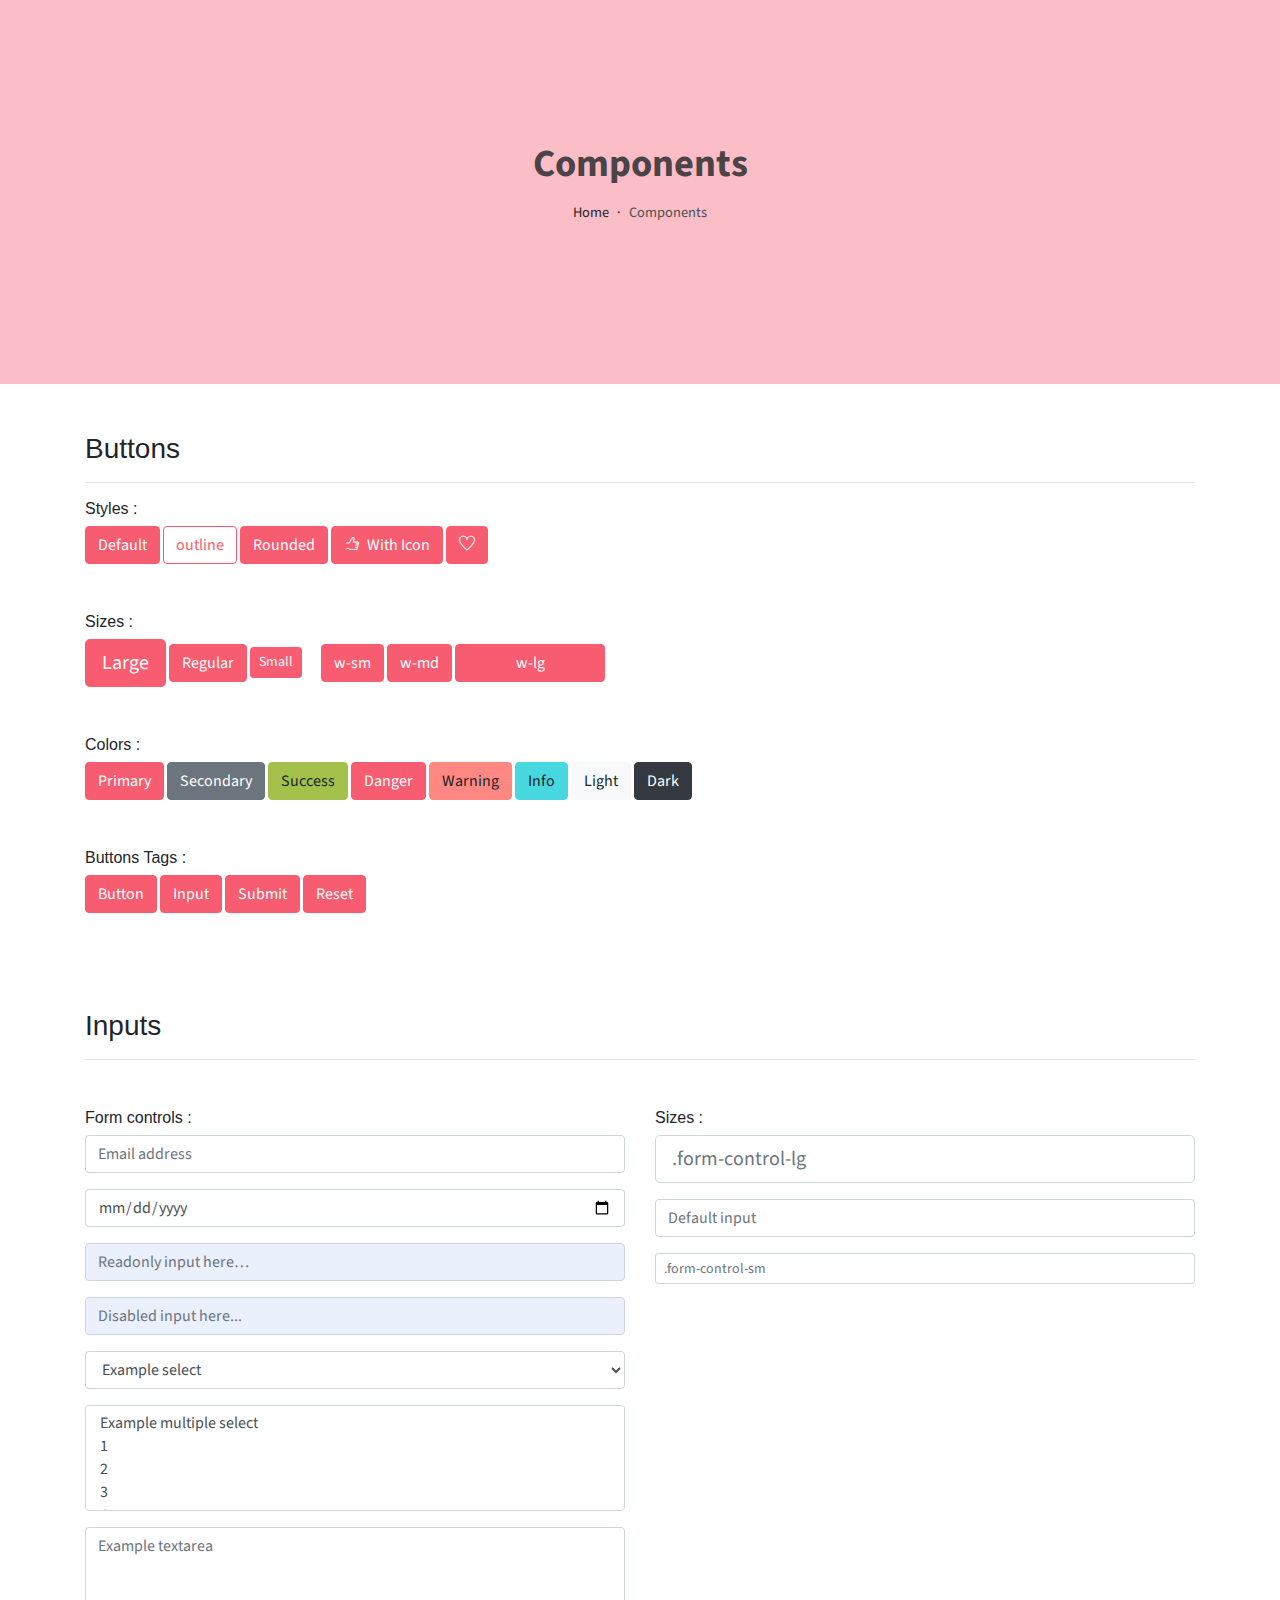
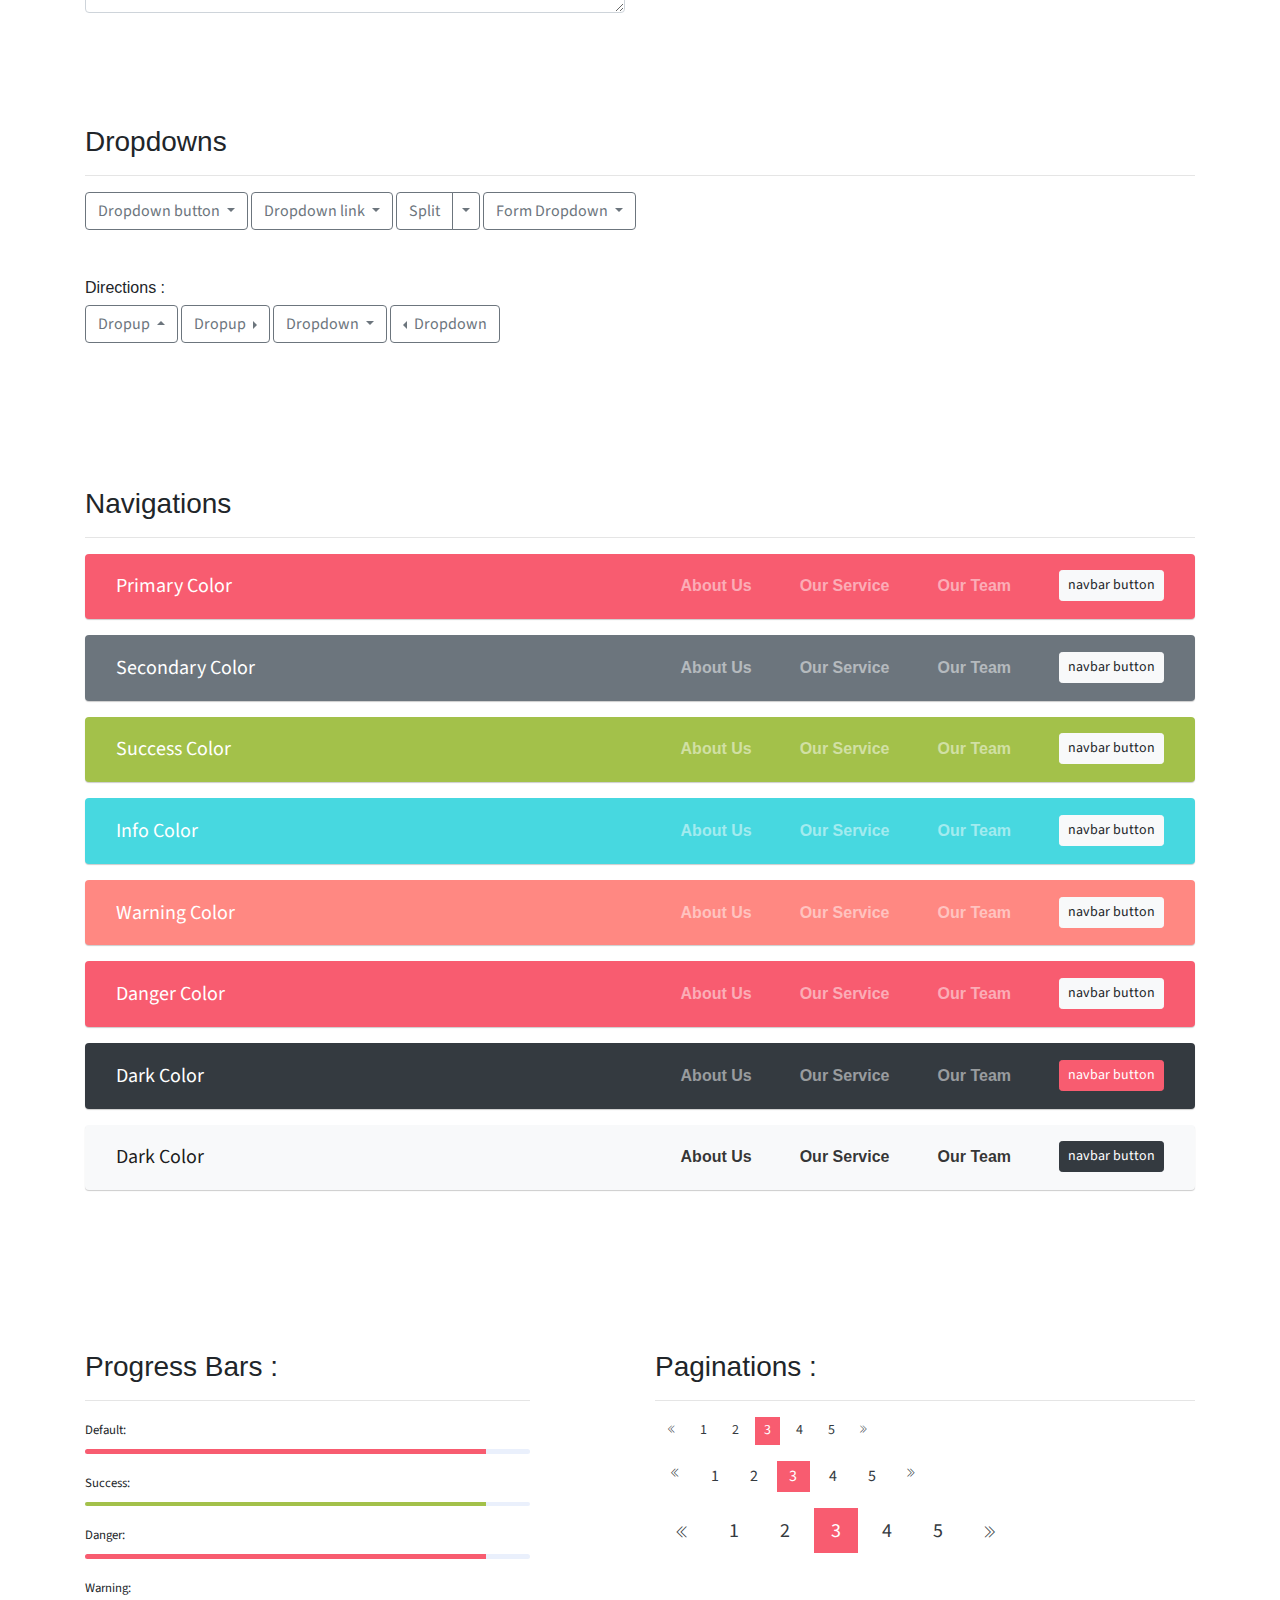
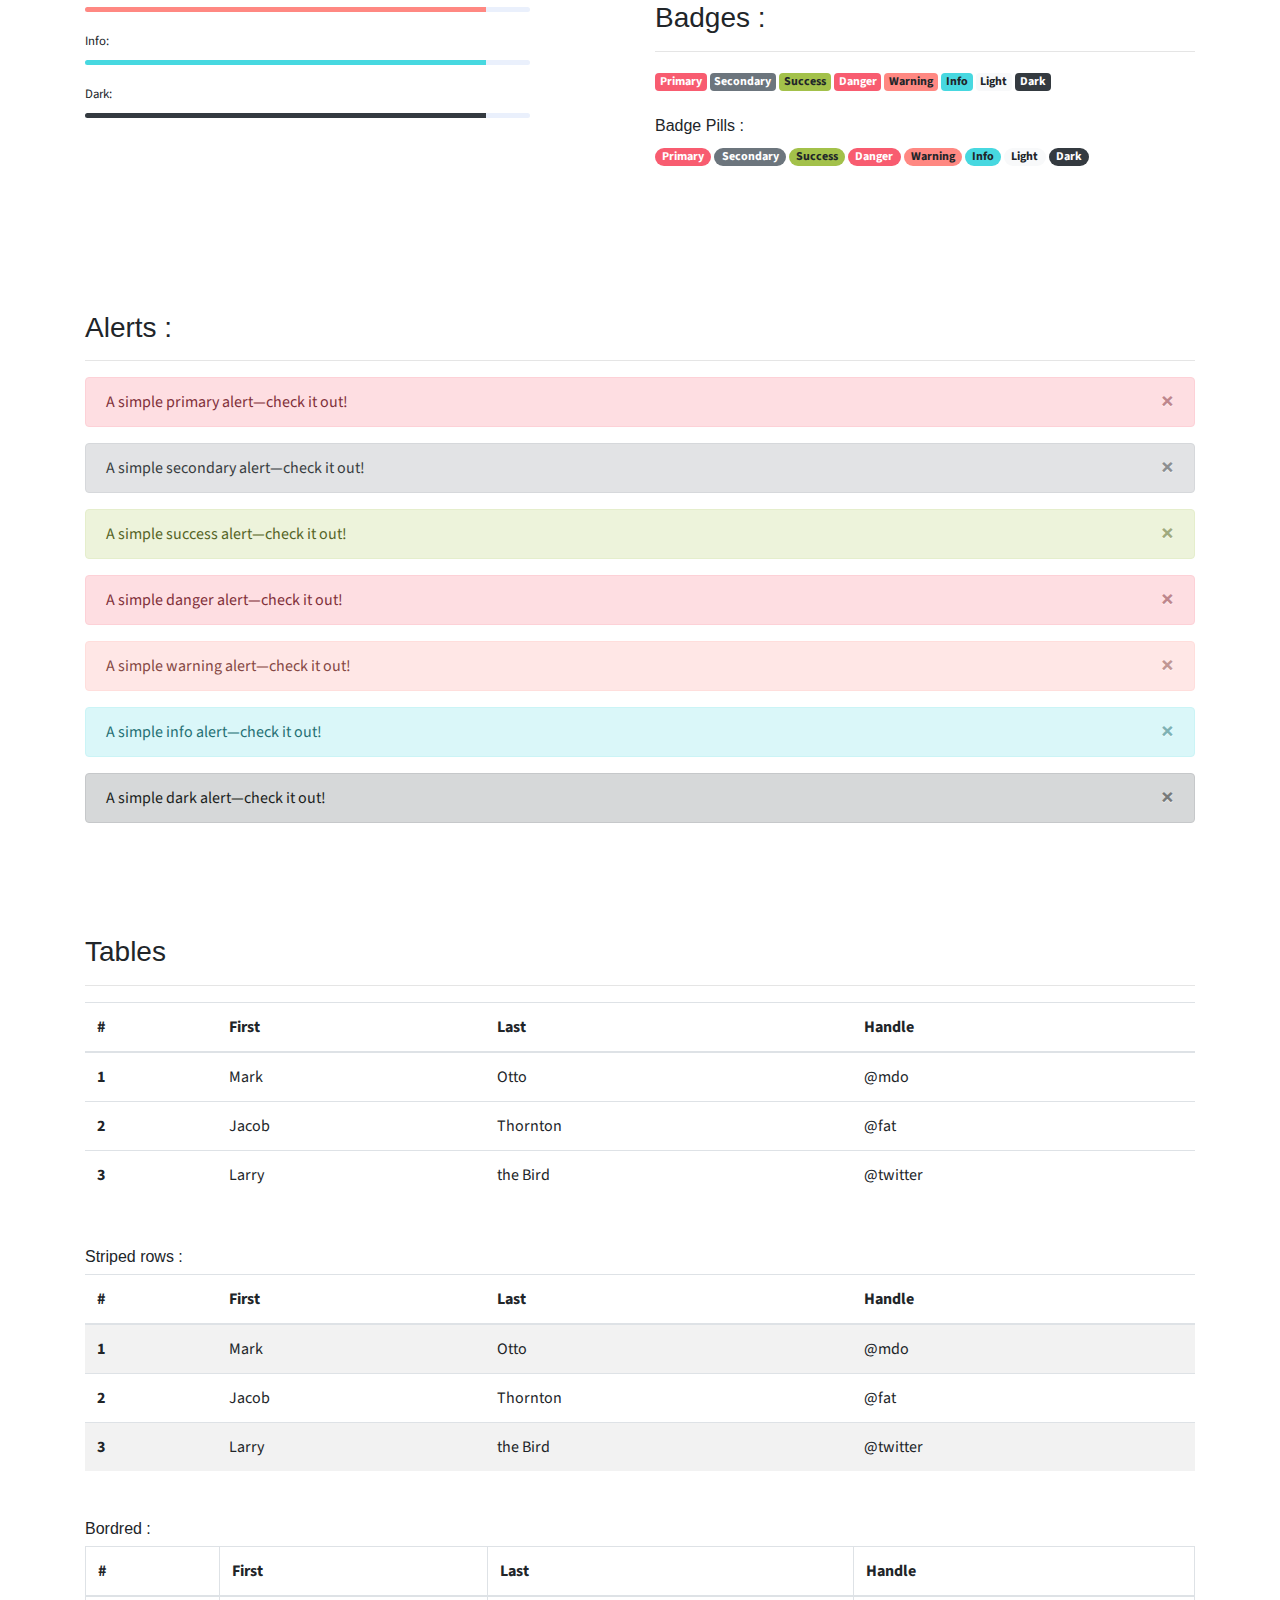
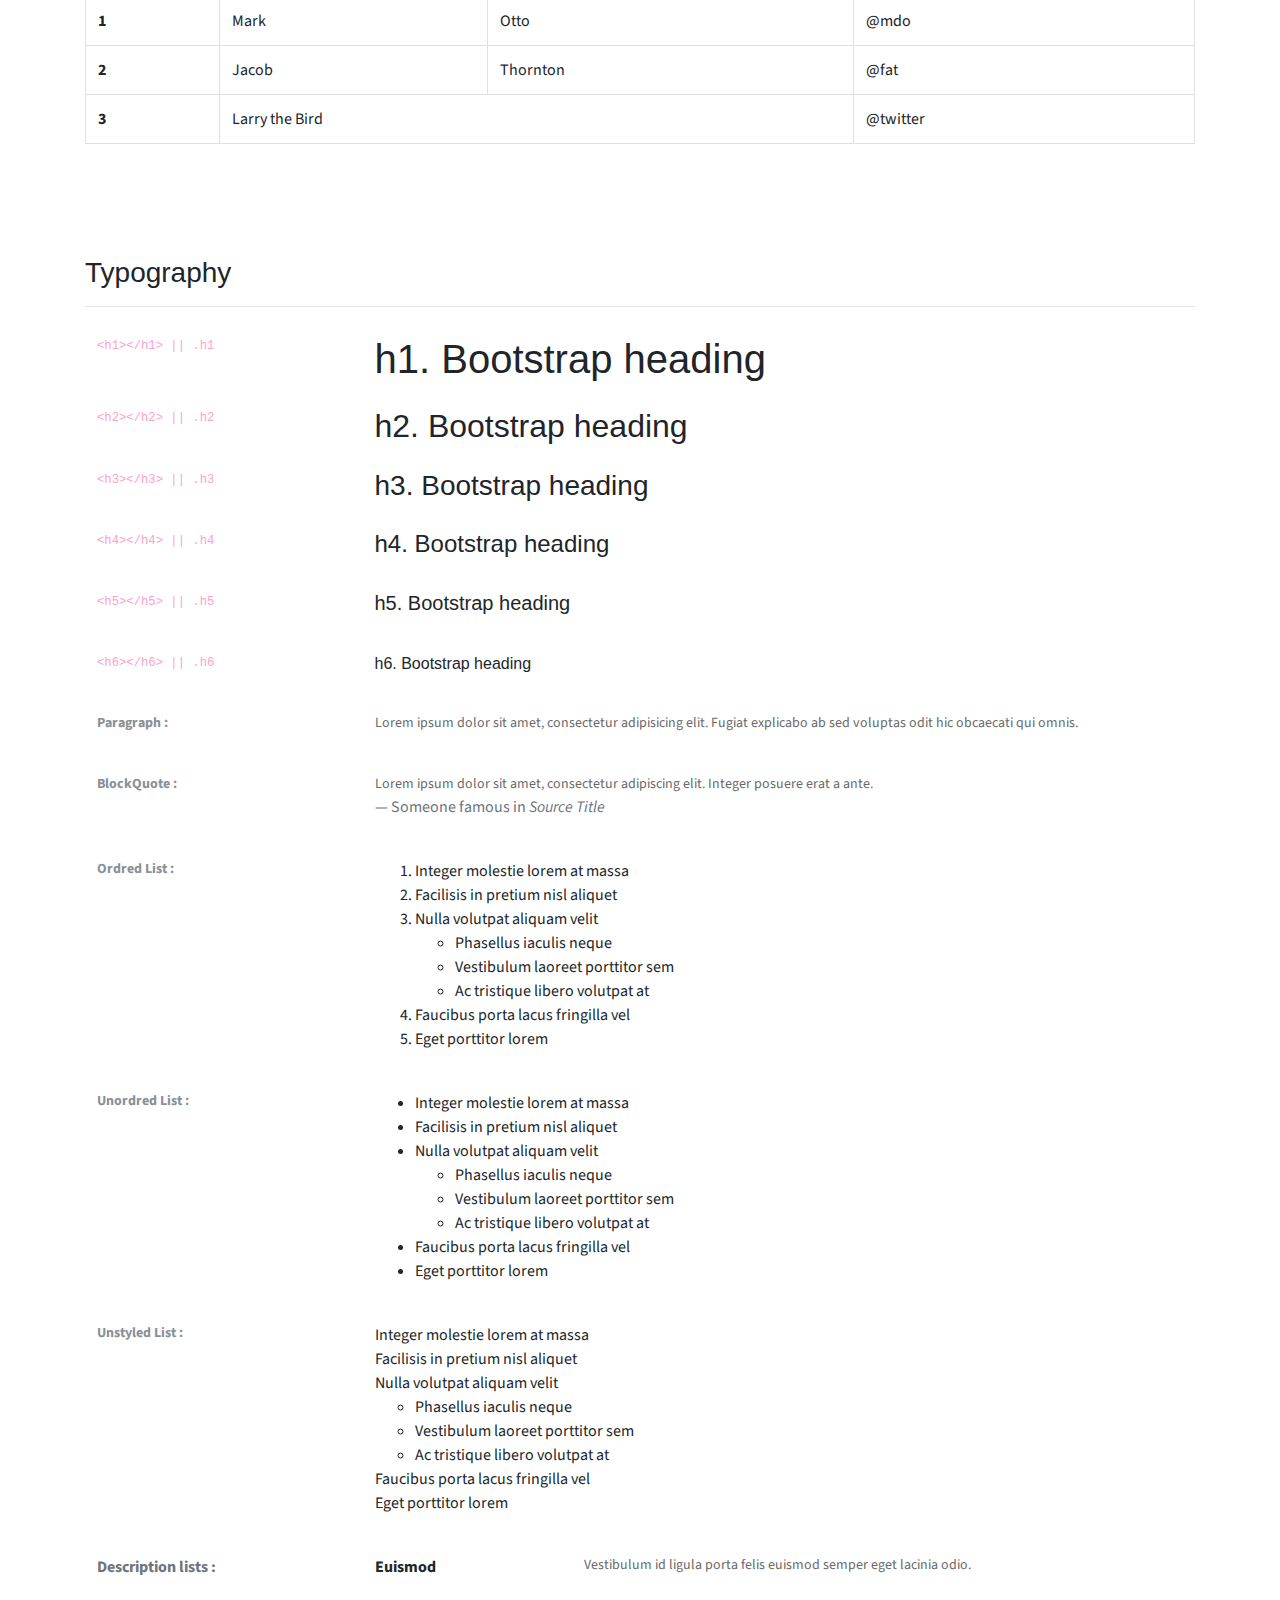
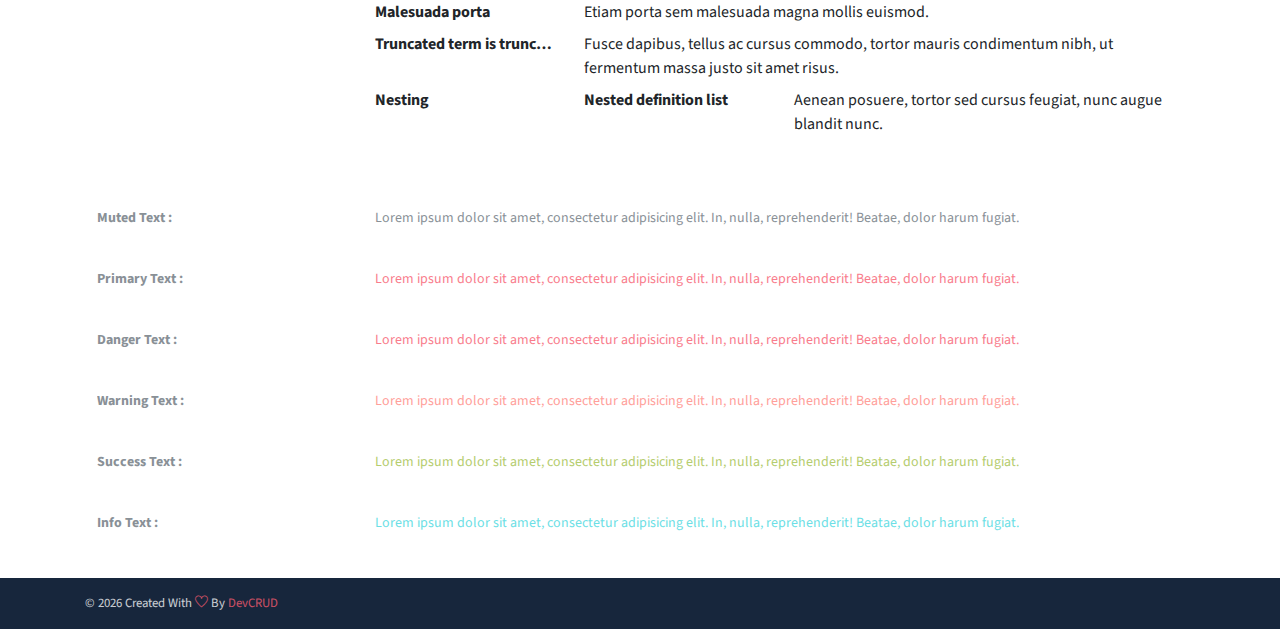
<file: components.html>
<!DOCTYPE html>
<html lang="en">
<head>
   <meta charset="utf-8">
   <meta name="viewport" content="width=device-width, initial-scale=1, shrink-to-fit=no">
   <meta name="description" content="Start your development with JohnDoe landing page.">
   <meta name="author" content="Devcrud">
   <title>JohnDoe Landing page | Components</title>
   <link rel="icon" href="assets/imgs/favicon.png" type="image/png">
   <!-- font icons -->
   <link rel="stylesheet" href="assets/vendors/themify-icons/css/themify-icons.css">
   <!-- Bootstrap + Steller  -->
   <link rel="stylesheet" href="assets/css/johndoe.css">
</head>
<body>

   <!-- Page Header -->
   <header class="header header-mini"> 
      <div class="header-title">Components</div> 
      <nav aria-label="breadcrumb">
         <ol class="breadcrumb">
            <li class="breadcrumb-item"><a href="/">Home</a></li>
            <li class="breadcrumb-item active" aria-current="page">Components</li>
         </ol>
      </nav>
   </header> <!-- End Of Page Header -->

   <!-- main content -->
   <div class="container">

      <!-- Buttons -->
      <h3 class="mt-5">Buttons</h3>
      <hr>
      <h6 class="section-secondary-title">Styles :</h6>
      <button class="btn btn-primary">Default</button>
      <button class="btn btn-outline-primary">outline</button>
      <button class="btn btn-primary rounded">Rounded</button>
      <button class="btn btn-primary rounded"><i class="ti-thumb-up pr-1"></i> With Icon</button>
      <button class="btn btn-primary circle"><i class="ti-heart"></i></button>

      <h6 class="section-secondary-title mt-5">Sizes :</h6>
      <button class="btn btn-primary btn-lg">Large</button>
      <button class="btn btn-primary ">Regular</button>
      <button class="btn btn-primary btn-sm">Small</button>
      <button class="btn btn-primary w-sm ml-3">w-sm</button>
      <button class="btn btn-primary w-md">w-md</button>
      <button class="btn btn-primary w-lg">w-lg</button>

      <h6 class="section-secondary-title mt-5">Colors :</h6>          
      <button type="button" class="btn btn-primary">Primary</button>
      <button type="button" class="btn btn-secondary">Secondary</button>
      <button type="button" class="btn btn-success">Success</button>
      <button type="button" class="btn btn-danger">Danger</button>
      <button type="button" class="btn btn-warning">Warning</button>
      <button type="button" class="btn btn-info">Info</button>
      <button type="button" class="btn btn-light">Light</button>
      <button type="button" class="btn btn-dark">Dark</button>

      <h6 class="section-secondary-title mt-5">Buttons Tags :</h6>
      <button class="btn btn-primary" type="submit">Button</button>
      <input class="btn btn-primary" type="button" value="Input">
      <input class="btn btn-primary" type="submit" value="Submit">
      <input class="btn btn-primary" type="reset" value="Reset">
      
      <!-- devider -->
      <div class="py-5"></div>

      <!-- Inputs -->
      <h3>Inputs</h3>
      <hr>
      <div class="row mt-5">
         <div class="col-md-6">
            <h6 class="section-secondary-title">Form controls :</h6>        
            <div class="form-group">
               <input type="email" class="form-control" id="exampleFormControlInput1" placeholder="Email address">
            </div>
            <div class="form-group">
               <input type="date" class="form-control" id="exampleFormControlInput1" placeholder="Date">
            </div>
            <div class="form-group">
               <input class="form-control" type="text" placeholder="Readonly input here…" readonly>
            </div>
            <div class="form-group">
               <input class="form-control" id="disabledInput" type="text" placeholder="Disabled input here..." disabled>
            </div>
            <div class="form-group">
               <select class="form-control" id="exampleFormControlSelect1">
                  <option>Example select</option>
                  <option>1</option>
                  <option>2</option>
                  <option>3</option>
                  <option>4</option>
                  <option>5</option>
               </select>
            </div>
            <div class="form-group">
               <select multiple class="form-control" id="exampleFormControlSelect2">
                  <option>Example multiple select</option>
                  <option>1</option>
                  <option>2</option>
                  <option>3</option>
                  <option>4</option>
                  <option>5</option>
               </select>
            </div>
            <div class="form-group">
               <textarea class="form-control" id="exampleFormControlTextarea1" rows="3" placeholder="Example textarea"></textarea>
            </div>
         </div>
         <div class="col-md-6">
            <h6 class="section-secondary-title">Sizes :</h6>    
            <div class="form-group">
               <input class="form-control form-control-lg" type="text" placeholder=".form-control-lg">             
            </div>
            <div class="form-group">
               <input class="form-control" type="text" placeholder="Default input">
            </div>
            <div class="form-group">
               <input class="form-control form-control-sm" type="text" placeholder=".form-control-sm"> 
            </div>
         </div>
      </div> <!-- end of inputs -->   

      <!-- devider -->
      <div class="py-5"></div>             

      <!-- Dropdowns -->
      <h3 class="components-section-title font-weight-normal">Dropdowns</h3>
      <hr>
      <div class="dropdown d-inline-block">
         <button class="btn btn-outline-secondary dropdown-toggle" type="button" id="dropdownMenuButton" data-toggle="dropdown" aria-haspopup="true" aria-expanded="false">
         Dropdown button
         </button>
         <div class="dropdown-menu" aria-labelledby="dropdownMenuButton">
         <a class="dropdown-item" href="#">Action</a>
         <a class="dropdown-item" href="#">Another action</a>
         <a class="dropdown-item" href="#">Something else here</a>
         </div>
      </div>
      <div class="dropdown d-inline-block">
         <a class="btn btn-outline-secondary dropdown-toggle" href="#" role="button" id="dropdownMenuLink" data-toggle="dropdown" aria-haspopup="true" aria-expanded="false">
            Dropdown link
         </a>
         <div class="dropdown-menu" aria-labelledby="dropdownMenuLink">
            <a class="dropdown-item" href="#">Action</a>
            <a class="dropdown-item" href="#">Another action</a>
            <a class="dropdown-item" href="#">Something else here</a>
         </div>
      </div>
      <div class="btn-group">
         <button type="button" class="btn btn-outline-secondary">Split</button>
         <button type="button" class="btn btn-outline-secondary dropdown-toggle dropdown-toggle-split" data-toggle="dropdown" aria-haspopup="true" aria-expanded="false">
         <span class="sr-only">Toggle Dropdown</span>
         </button>
         <div class="dropdown-menu">
            <a class="dropdown-item" href="#">Action</a>
            <a class="dropdown-item" href="#">Another action</a>
            <a class="dropdown-item" href="#">Something else here</a>
            <div class="dropdown-divider"></div>
            <a class="dropdown-item" href="#">Separated link</a>
         </div>
      </div>
      <div class="btn-group">
         <button class="btn btn-outline-secondary dropdown-toggle" type="button" id="dropdownMenuButton" data-toggle="dropdown" aria-haspopup="true" aria-expanded="false">
            Form Dropdown
         </button>
         <div class="dropdown-menu form">
            <form class="px-4 py-3">
               <div class="form-group">
                  <input type="email" class="form-control" id="exampleDropdownFormEmail1" placeholder="email@example.com">
               </div>
               <div class="form-group">
                  <input type="password" class="form-control" id="exampleDropdownFormPassword1" placeholder="Password">
               </div>
               <div class="form-check mb-3">
                  <input type="checkbox" class="form-check-input" id="dropdownCheck">
                  <label class="form-check-label" for="dropdownCheck">
                     Remember me
                  </label>
               </div>
               <button type="submit" class="btn btn-primary btn-block">Sign in</button>
            </form>
            <div class="dropdown-divider"></div>
            <a class="dropdown-item" href="#"><small>New around here? Sign up</small></a>
            <a class="dropdown-item" href="#"><small>Forgot password?</small></a>
         </div>
      </div>       
      <h6 class="section-secondary-title mt-5">Directions :</h6>  
      <div class="btn-group dropup">
         <button type="button" class="btn btn-outline-secondary dropdown-toggle" data-toggle="dropdown" aria-haspopup="true" aria-expanded="false">
            Dropup
         </button>
         <div class="dropdown-menu">
            <a class="dropdown-item" href="#">Action</a>
            <a class="dropdown-item" href="#">Another action</a>
            <a class="dropdown-item" href="#">Something else here</a>
            <div class="dropdown-divider"></div>
            <a class="dropdown-item" href="#">Separated link</a>
         </div>
      </div>
      <div class="btn-group dropright">
         <button type="button" class="btn btn-outline-secondary dropdown-toggle" data-toggle="dropdown" aria-haspopup="true" aria-expanded="false">
            Dropup
         </button>
         <div class="dropdown-menu">
            <a class="dropdown-item" href="#">Action</a>
            <a class="dropdown-item" href="#">Another action</a>
            <a class="dropdown-item" href="#">Something else here</a>
            <div class="dropdown-divider"></div>
            <a class="dropdown-item" href="#">Separated link</a>
         </div>
      </div>
      <div class="btn-group">
         <button type="button" class="btn btn-outline-secondary dropdown-toggle" data-toggle="dropdown" aria-haspopup="true" aria-expanded="false">
            Dropdown
         </button>
         <div class="dropdown-menu">
            <a class="dropdown-item" href="#">Action</a>
            <a class="dropdown-item" href="#">Another action</a>
            <a class="dropdown-item" href="#">Something else here</a>
            <div class="dropdown-divider"></div>
            <a class="dropdown-item" href="#">Separated link</a>
         </div>
      </div>
      <div class="btn-group dropleft">
         <button type="button" class="btn btn-outline-secondary dropdown-toggle" data-toggle="dropdown" aria-haspopup="true" aria-expanded="false">
            Dropdown
         </button>
         <div class="dropdown-menu">
            <a class="dropdown-item" href="#">Action</a>
            <a class="dropdown-item" href="#">Another action</a>
            <a class="dropdown-item" href="#">Something else here</a>
            <div class="dropdown-divider"></div>
            <a class="dropdown-item" href="#">Separated link</a>
         </div>
      </div> <!-- end of Dropdowns -->  

      <!-- devider -->
      <div class="py-5"></div>   

      <!-- navbars -->
      <h3 class="components-section-title font-weight-normal mt-5">Navigations</h3>
      <hr>
      <nav class="navbar navbar-expand-sm navbar-dark bg-primary rounded shadow mb-3">
         <div class="container">
            <a class="navbar-brand" href="#">Primary Color</a>
            <button class="navbar-toggler ml-auto" type="button" data-toggle="collapse" data-target="#navbarSupportedContent" aria-controls="navbarSupportedContent" aria-expanded="false" aria-label="Toggle navigation">
            <span class="navbar-toggler-icon"></span>
            </button>
            <div class="collapse navbar-collapse" id="navbarSupportedContent">
               <ul class="navbar-nav ml-auto"> 
                  <li class="nav-item">
                     <a class="nav-link" href="#about">About Us</a>
                  </li>
                  <li class="nav-item">
                     <a class="nav-link" href="#service">Our Service</a>
                  </li>
                  <li class="nav-item">
                     <a class="nav-link" href="#team">Our Team</a>
                  </li>
                  <li class="nav-item">
                     <a href="#book-table" class="ml-4 mt-1 btn btn-light btn-sm">navbar button</a>
                  </li>
               </ul>                       
            </div>
         </div>
      </nav>
      <nav class="navbar navbar-expand-sm navbar-dark bg-secondary rounded shadow mb-3">
         <div class="container">
            <a class="navbar-brand" href="#">Secondary Color</a>
            <button class="navbar-toggler ml-auto" type="button" data-toggle="collapse" data-target="#navbarSupportedContent" aria-controls="navbarSupportedContent" aria-expanded="false" aria-label="Toggle navigation">
            <span class="navbar-toggler-icon"></span>
            </button>
            <div class="collapse navbar-collapse" id="navbarSupportedContent">
               <ul class="navbar-nav ml-auto"> 
                  <li class="nav-item">
                     <a class="nav-link" href="#about">About Us</a>
                  </li>
                  <li class="nav-item">
                     <a class="nav-link" href="#service">Our Service</a>
                  </li>
                  <li class="nav-item">
                     <a class="nav-link" href="#team">Our Team</a>
                  </li>
                  <li class="nav-item">
                     <a href="#book-table" class="ml-4 mt-1 btn btn-light btn-sm">navbar button</a>
                  </li>
               </ul>                       
            </div>
         </div>
      </nav>
      <nav class="navbar navbar-expand-sm navbar-dark bg-success rounded shadow mb-3">
         <div class="container">
            <a class="navbar-brand" href="#">Success Color</a>
            <button class="navbar-toggler ml-auto" type="button" data-toggle="collapse" data-target="#navbarSupportedContent" aria-controls="navbarSupportedContent" aria-expanded="false" aria-label="Toggle navigation">
            <span class="navbar-toggler-icon"></span>
            </button>
            <div class="collapse navbar-collapse" id="navbarSupportedContent">
               <ul class="navbar-nav ml-auto"> 
                  <li class="nav-item">
                     <a class="nav-link" href="#about">About Us</a>
                  </li>
                  <li class="nav-item">
                     <a class="nav-link" href="#service">Our Service</a>
                  </li>
                  <li class="nav-item">
                     <a class="nav-link" href="#team">Our Team</a>
                  </li>
                  <li class="nav-item">
                     <a href="#book-table" class="ml-4 mt-1 btn btn-light btn-sm">navbar button</a>
                  </li>
               </ul>                       
            </div>
         </div>
      </nav>
      <nav class="navbar navbar-expand-sm navbar-dark bg-info rounded shadow mb-3">
         <div class="container">
            <a class="navbar-brand" href="#">Info Color</a>
            <button class="navbar-toggler ml-auto" type="button" data-toggle="collapse" data-target="#navbarSupportedContent" aria-controls="navbarSupportedContent" aria-expanded="false" aria-label="Toggle navigation">
            <span class="navbar-toggler-icon"></span>
            </button>
            <div class="collapse navbar-collapse" id="navbarSupportedContent">
               <ul class="navbar-nav ml-auto"> 
                  <li class="nav-item">
                     <a class="nav-link" href="#about">About Us</a>
                  </li>
                  <li class="nav-item">
                     <a class="nav-link" href="#service">Our Service</a>
                  </li>
                  <li class="nav-item">
                     <a class="nav-link" href="#team">Our Team</a>
                  </li>
                  <li class="nav-item">
                     <a href="#book-table" class="ml-4 mt-1 btn btn-light btn-sm">navbar button</a>
                  </li>
               </ul>                       
            </div>
         </div>
      </nav>
      <nav class="navbar navbar-expand-sm navbar-dark bg-warning rounded shadow mb-3">
         <div class="container">
            <a class="navbar-brand" href="#">Warning Color</a>
            <button class="navbar-toggler ml-auto" type="button" data-toggle="collapse" data-target="#navbarSupportedContent" aria-controls="navbarSupportedContent" aria-expanded="false" aria-label="Toggle navigation">
            <span class="navbar-toggler-icon"></span>
            </button>
            <div class="collapse navbar-collapse" id="navbarSupportedContent">
               <ul class="navbar-nav ml-auto"> 
                  <li class="nav-item">
                     <a class="nav-link" href="#about">About Us</a>
                  </li>
                  <li class="nav-item">
                     <a class="nav-link" href="#service">Our Service</a>
                  </li>
                  <li class="nav-item">
                     <a class="nav-link" href="#team">Our Team</a>
                  </li>
                  <li class="nav-item">
                     <a href="#book-table" class="ml-4 mt-1 btn btn-light btn-sm">navbar button</a>
                  </li>
               </ul>                       
            </div>
         </div>
      </nav>
      <nav class="navbar navbar-expand-sm navbar-dark bg-danger rounded shadow mb-3">
         <div class="container">
            <a class="navbar-brand" href="#">Danger Color</a>
            <button class="navbar-toggler ml-auto" type="button" data-toggle="collapse" data-target="#navbarSupportedContent" aria-controls="navbarSupportedContent" aria-expanded="false" aria-label="Toggle navigation">
            <span class="navbar-toggler-icon"></span>
            </button>
            <div class="collapse navbar-collapse" id="navbarSupportedContent">
               <ul class="navbar-nav ml-auto"> 
                  <li class="nav-item">
                     <a class="nav-link" href="#about">About Us</a>
                  </li>
                  <li class="nav-item">
                     <a class="nav-link" href="#service">Our Service</a>
                  </li>
                  <li class="nav-item">
                     <a class="nav-link" href="#team">Our Team</a>
                  </li>
                  <li class="nav-item">
                     <a href="#book-table" class="ml-4 mt-1 btn btn-light btn-sm">navbar button</a>
                  </li>
               </ul>                       
            </div>
         </div>
      </nav>
      <nav class="navbar navbar-expand-sm navbar-dark bg-dark rounded shadow mb-3">
         <div class="container">
            <a class="navbar-brand" href="#">Dark Color</a>
            <button class="navbar-toggler ml-auto" type="button" data-toggle="collapse" data-target="#navbarSupportedContent" aria-controls="navbarSupportedContent" aria-expanded="false" aria-label="Toggle navigation">
            <span class="navbar-toggler-icon"></span>
            </button>
            <div class="collapse navbar-collapse" id="navbarSupportedContent">
               <ul class="navbar-nav ml-auto"> 
                  <li class="nav-item">
                     <a class="nav-link" href="#about">About Us</a>
                  </li>
                  <li class="nav-item">
                     <a class="nav-link" href="#service">Our Service</a>
                  </li>
                  <li class="nav-item">
                     <a class="nav-link" href="#team">Our Team</a>
                  </li>
                  <li class="nav-item">
                     <a href="#book-table" class="ml-4 mt-1 btn btn-primary btn-sm">navbar button</a>
                  </li>
               </ul>                       
            </div>
         </div>
      </nav>
      <nav class="navbar navbar-expand-sm navbar-light bg-light rounded shadow mb-3">
         <div class="container">
            <a class="navbar-brand" href="#">Dark Color</a>
            <button class="navbar-toggler ml-auto" type="button" data-toggle="collapse" data-target="#navbarSupportedContent" aria-controls="navbarSupportedContent" aria-expanded="false" aria-label="Toggle navigation">
            <span class="navbar-toggler-icon"></span>
            </button>
            <div class="collapse navbar-collapse" id="navbarSupportedContent">
               <ul class="navbar-nav ml-auto"> 
                  <li class="nav-item">
                     <a class="nav-link" href="#about">About Us</a>
                  </li>
                  <li class="nav-item">
                     <a class="nav-link" href="#service">Our Service</a>
                  </li>
                  <li class="nav-item">
                     <a class="nav-link" href="#team">Our Team</a>
                  </li>
                  <li class="nav-item">
                     <a href="#book-table" class="ml-4 mt-1 btn btn-dark btn-sm">navbar button</a>
                  </li>
               </ul>                       
            </div>
         </div>
      </nav>
      <!-- End of navbars -->

      <!-- devider -->
      <div class="py-5"></div>   
      
      <!-- progress bars -->
      <div class="row justify-content-between">
         <div class="col-md-5">
            <h3 class="components-section-title font-weight-normal mt-5">Progress Bars :</h3>
            <hr>
            <small>Default: </small>
            <div class="progress mt-2 mb-3">
               <div class="progress-bar" role="progressbar" style="width: 90%" aria-valuenow="25" aria-valuemin="0" aria-valuemax="100"></div>
            </div>
            <small>Success:</small>
            <div class="progress mt-2 mb-3">
               <div class="progress-bar bg-success" role="progressbar" style="width: 90%" aria-valuenow="25" aria-valuemin="0" aria-valuemax="100"></div>
            </div>
            <small>Danger:</small>
            <div class="progress mt-2 mb-3">
               <div class="progress-bar bg-danger" role="progressbar" style="width: 90%" aria-valuenow="25" aria-valuemin="0" aria-valuemax="100"></div>
            </div>
            <small>Warning:</small>
            <div class="progress mt-2 mb-3">
               <div class="progress-bar bg-warning" role="progressbar" style="width: 90%" aria-valuenow="25" aria-valuemin="0" aria-valuemax="100"></div>
            </div>
            <small>Info:</small>
            <div class="progress mt-2 mb-3">
               <div class="progress-bar bg-info" role="progressbar" style="width: 90%" aria-valuenow="25" aria-valuemin="0" aria-valuemax="100"></div>
            </div>
            <small>Dark:</small>
            <div class="progress mt-2 mb-3">
               <div class="progress-bar bg-dark" role="progressbar" style="width: 90%" aria-valuenow="25" aria-valuemin="0" aria-valuemax="100"></div>
            </div>
         </div>
         <div class="col-md-6">
            <h3 class="components-section-title font-weight-normal mt-5">Paginations :</h3>
            <hr>
            <nav aria-label="Page navigation example">
               <ul class="pagination pagination-sm">
                  <li class="page-item"><a class="page-link" href="#"><i class="ti-angle-double-left"></i></a></li>
                  <li class="page-item"><a class="page-link" href="#">1</a></li>
                  <li class="page-item"><a class="page-link" href="#">2</a></li>
                  <li class="page-item active"><a class="page-link" href="#">3</a></li>
                  <li class="page-item"><a class="page-link" href="#">4</a></li>
                  <li class="page-item"><a class="page-link" href="#">5</a></li>
                  <li class="page-item"><a class="page-link" href="#"><i class="ti-angle-double-right"></i></a></li>
               </ul>
            </nav>
            <nav aria-label="Page navigation example">
               <ul class="pagination">
               <li class="page-item"><a class="page-link" href="#"><i class="ti-angle-double-left"></i></a></li>
                  <li class="page-item"><a class="page-link" href="#">1</a></li>
                  <li class="page-item"><a class="page-link" href="#">2</a></li>
                  <li class="page-item active"><a class="page-link" href="#">3</a></li>
                  <li class="page-item"><a class="page-link" href="#">4</a></li>
                  <li class="page-item"><a class="page-link" href="#">5</a></li>
                  <li class="page-item"><a class="page-link" href="#"><i class="ti-angle-double-right"></i></a></li>
               </ul>
            </nav>
            <nav aria-label="Page navigation example">
               <ul class="pagination pagination-lg">
                  <li class="page-item"><a class="page-link" href="#"><i class="ti-angle-double-left"></i></a></li>
                  <li class="page-item"><a class="page-link" href="#">1</a></li>
                  <li class="page-item"><a class="page-link" href="#">2</a></li>
                  <li class="page-item active"><a class="page-link" href="#">3</a></li>
                  <li class="page-item"><a class="page-link" href="#">4</a></li>
                  <li class="page-item"><a class="page-link" href="#">5</a></li>
                  <li class="page-item"><a class="page-link" href="#"><i class="ti-angle-double-right"></i></a></li>
               </ul>
            </nav>

            <!-- Badges -->
            <h3 class="components-section-title font-weight-normal mt-5">Badges :</h3>
            <hr>
            <span class="badge badge-primary">Primary</span>
            <span class="badge badge-secondary">Secondary</span>
            <span class="badge badge-success">Success</span>
            <span class="badge badge-danger">Danger</span>
            <span class="badge badge-warning">Warning</span>
            <span class="badge badge-info">Info</span>
            <span class="badge badge-light">Light</span>
            <span class="badge badge-dark">Dark</span>
            <h6 class="section-secondary-title mt-4 mb-2">Badge Pills :</h6>
            <span class="badge badge-pill badge-primary">Primary</span>
            <span class="badge badge-pill badge-secondary">Secondary</span>
            <span class="badge badge-pill badge-success">Success</span>
            <span class="badge badge-pill badge-danger">Danger</span>
            <span class="badge badge-pill badge-warning">Warning</span>
            <span class="badge badge-pill badge-info">Info</span>
            <span class="badge badge-pill badge-light">Light</span>
            <span class="badge badge-pill badge-dark">Dark</span>
         </div>
      </div> <!-- End of Progress bars -->

      <!-- devider -->
      <div class="py-5"></div>  

      <!-- Alerts -->
      <h3 class="components-section-title font-weight-normal mt-5">Alerts :</h3>
      <hr>
      <div class="alert alert-primary alert-dismissible fade show" role="alert">
         A simple primary alert—check it out!
         <button type="button" class="close" data-dismiss="alert" aria-label="Close">
            <span aria-hidden="true">&times;</span>
         </button>
      </div>
      <div class="alert alert-secondary alert-dismissible fade show" role="alert">
         A simple secondary alert—check it out!
         <button type="button" class="close" data-dismiss="alert" aria-label="Close">
            <span aria-hidden="true">&times;</span>
         </button>
      </div>
      <div class="alert alert-success alert-dismissible fade show" role="alert">
         A simple success alert—check it out!
         <button type="button" class="close" data-dismiss="alert" aria-label="Close">
            <span aria-hidden="true">&times;</span>
         </button>
      </div>
      <div class="alert alert-danger alert-dismissible fade show" role="alert">
         A simple danger alert—check it out!
         <button type="button" class="close" data-dismiss="alert" aria-label="Close">
            <span aria-hidden="true">&times;</span>
         </button>
      </div>
      <div class="alert alert-warning alert-dismissible fade show" role="alert">
         A simple warning alert—check it out!
         <button type="button" class="close" data-dismiss="alert" aria-label="Close">
            <span aria-hidden="true">&times;</span>
         </button>
      </div>
      <div class="alert alert-info alert-dismissible fade show" role="alert">
         A simple info alert—check it out!
         <button type="button" class="close" data-dismiss="alert" aria-label="Close">
            <span aria-hidden="true">&times;</span>
         </button>
      </div>
      <div class="alert alert-dark alert-dismissible fade show" role="alert">
         A simple dark alert—check it out!
         <button type="button" class="close" data-dismiss="alert" aria-label="Close">
            <span aria-hidden="true">&times;</span>
         </button>
      </div>
      <!-- end of alerts -->

      <!-- devider -->
      <div class="py-5"></div> 
   
      <!-- tables -->
      <h3 class="components-section-title">Tables</h3>
      <hr>
      <table class="table">
         <thead>
            <tr>
               <th scope="col">#</th>
               <th scope="col">First</th>
               <th scope="col">Last</th>
               <th scope="col">Handle</th>
            </tr>
         </thead>
         <tbody>
            <tr>
               <th scope="row">1</th>
               <td>Mark</td>
               <td>Otto</td>
               <td>@mdo</td>
            </tr>
            <tr>
               <th scope="row">2</th>
               <td>Jacob</td>
               <td>Thornton</td>
               <td>@fat</td>
            </tr>
            <tr>
               <th scope="row">3</th>
               <td>Larry</td>
               <td>the Bird</td>
               <td>@twitter</td>
            </tr>
         </tbody>
      </table>

      <h6 class="section-secondary-title mt-5">Striped rows :</h6>
      <table class="table table-striped">
         <thead>
            <tr>
               <th scope="col">#</th>
               <th scope="col">First</th>
               <th scope="col">Last</th>
               <th scope="col">Handle</th>
            </tr>
         </thead>
         <tbody>
            <tr>
               <th scope="row">1</th>
               <td>Mark</td>
               <td>Otto</td>
               <td>@mdo</td>
            </tr>
            <tr>
               <th scope="row">2</th>
               <td>Jacob</td>
               <td>Thornton</td>
               <td>@fat</td>
            </tr>
            <tr>
               <th scope="row">3</th>
               <td>Larry</td>
               <td>the Bird</td>
               <td>@twitter</td>
            </tr>
         </tbody>
      </table>

      <h6 class="section-secondary-title mt-5">Bordred :</h6>
      <table class="table table-bordered">
         <thead>
            <tr>
               <th scope="col">#</th>
               <th scope="col">First</th>
               <th scope="col">Last</th>
               <th scope="col">Handle</th>
            </tr>
         </thead>
         <tbody>
            <tr>
               <th scope="row">1</th>
               <td>Mark</td>
               <td>Otto</td>
               <td>@mdo</td>
            </tr>
            <tr>
               <th scope="row">2</th>
               <td>Jacob</td>
               <td>Thornton</td>
               <td>@fat</td>
            </tr>
            <tr>
               <th scope="row">3</th>
               <td colspan="2">Larry the Bird</td>
               <td>@twitter</td>
            </tr>
         </tbody>
      </table>
      <!-- end of tables -->

      <!-- devider -->
      <div class="py-5"></div> 

      <!-- typography -->
      <h3 class="components-section-title">Typography</h3>
      <hr>
     
      <table class="table table-borderless v-align-center">
         <tbody>
            <tr>
               <td>
                  <p><code class="highlighter-rouge">&lt;h1&gt;&lt;/h1&gt; || .h1</code></p>
               </td>
               <td class="w-75"><span class="h1">h1. Bootstrap heading</span></td>
            </tr>
            <tr>
               <td>
                  <p><code class="highlighter-rouge">&lt;h2&gt;&lt;/h2&gt; || .h2</code></p>
               </td>
               <td><span class="h2">h2. Bootstrap heading</span></td>
            </tr>
            <tr>
               <td>
                  <p><code class="highlighter-rouge">&lt;h3&gt;&lt;/h3&gt; || .h3</code></p>
               </td>
               <td><span class="h3">h3. Bootstrap heading</span></td>
            </tr>
            <tr>
               <td>
                  <p><code class="highlighter-rouge">&lt;h4&gt;&lt;/h4&gt; || .h4</code></p>
               </td>
               <td><span class="h4">h4. Bootstrap heading</span></td>
            </tr>
            <tr>
               <td>
                  <p><code class="highlighter-rouge">&lt;h5&gt;&lt;/h5&gt; || .h5</code></p>
               </td>
               <td><span class="h5">h5. Bootstrap heading</span></td>
            </tr>
            <tr>
               <td>
                  <p><code class="highlighter-rouge">&lt;h6&gt;&lt;/h6&gt; || .h6</code></p>
               </td>
               <td><span class="h6">h6. Bootstrap heading</span></td>
            </tr>
            <tr>
               <td>
                  <p class="font-weight-bold text-muted">Paragraph :</p>
               </td>
               <td><p>Lorem ipsum dolor sit amet, consectetur adipisicing elit. Fugiat explicabo ab sed voluptas odit hic obcaecati qui omnis.</p></td>
            </tr>
            <tr>
               <td>
                  <p class="font-weight-bold text-muted">BlockQuote :</p>
               </td>
               <td>
                  <blockquote class="blockquote">
                     <p class="mb-0">Lorem ipsum dolor sit amet, consectetur adipiscing elit. Integer posuere erat a ante.</p>
                     <footer class="blockquote-footer">Someone famous in <cite title="Source Title">Source Title</cite></footer>
                  </blockquote>
               </td>
            </tr>

            
            <tr>
               <td><p class="font-weight-bold text-muted">Ordred List :</p></td>
               <td>
                  <ol>
                     <li>Integer molestie lorem at massa</li>
                     <li>Facilisis in pretium nisl aliquet</li>
                     <li>Nulla volutpat aliquam velit
                        <ul>
                           <li>Phasellus iaculis neque</li>
                           <li>Vestibulum laoreet porttitor sem</li>
                           <li>Ac tristique libero volutpat at</li>
                        </ul>
                     </li>
                     <li>Faucibus porta lacus fringilla vel</li>
                     <li>Eget porttitor lorem</li>
                  </ol>
               </td>
            </tr>
            <tr>
               <td><p class="font-weight-bold text-muted">Unordred List :</p></td>
               <td>
                  <ul >
                     <li>Integer molestie lorem at massa</li>
                     <li>Facilisis in pretium nisl aliquet</li>
                     <li>Nulla volutpat aliquam velit
                        <ul>
                           <li>Phasellus iaculis neque</li>
                           <li>Vestibulum laoreet porttitor sem</li>
                           <li>Ac tristique libero volutpat at</li>
                        </ul>
                     </li>
                     <li>Faucibus porta lacus fringilla vel</li>
                     <li>Eget porttitor lorem</li>
                  </ul>
               </td>
            </tr>
            <tr>
               <td><p class="font-weight-bold text-muted">Unstyled List :</p></td>
               <td>
                  <ul class="list-unstyled">
                     <li>Integer molestie lorem at massa</li>
                     <li>Facilisis in pretium nisl aliquet</li>
                     <li>Nulla volutpat aliquam velit
                        <ul>
                           <li>Phasellus iaculis neque</li>
                           <li>Vestibulum laoreet porttitor sem</li>
                           <li>Ac tristique libero volutpat at</li>
                        </ul>
                     </li>
                     <li>Faucibus porta lacus fringilla vel</li>
                     <li>Eget porttitor lorem</li>
                  </ul>
               </td>
            </tr>
            <tr>
               <td class="font-weight-bold text-muted">Description lists : </td>
               <td>
                  <dl class="row">
                     <dt class="col-sm-3">Euismod</dt>
                     <dd class="col-sm-9">
                        <p>Vestibulum id ligula porta felis euismod semper eget lacinia odio.</p>
                     </dd>

                     <dt class="col-sm-3">Malesuada porta</dt>
                     <dd class="col-sm-9">Etiam porta sem malesuada magna mollis euismod.</dd>

                     <dt class="col-sm-3 text-truncate">Truncated term is truncated</dt>
                     <dd class="col-sm-9">Fusce dapibus, tellus ac cursus commodo, tortor mauris condimentum nibh, ut fermentum massa justo sit amet risus.</dd>

                     <dt class="col-sm-3">Nesting</dt>
                     <dd class="col-sm-9">
                        <dl class="row">
                           <dt class="col-sm-4">Nested definition list</dt>
                           <dd class="col-sm-8">Aenean posuere, tortor sed cursus feugiat, nunc augue blandit nunc.</dd>
                        </dl>
                     </dd>
                  </dl>
               </td>
            </tr>
            <tr>
               <td>
                  <p class="font-weight-bold text-muted">Muted Text :</p>
               </td>
               <td>
                  <p class="text-muted">Lorem ipsum dolor sit amet, consectetur adipisicing elit. In, nulla, reprehenderit! Beatae, dolor harum fugiat.</p>
               </td>
            </tr>
            <tr>
               <td>
                  <p class="font-weight-bold text-muted">Primary Text :</p>
               </td>
               <td>
                  <p class="text-primary">Lorem ipsum dolor sit amet, consectetur adipisicing elit. In, nulla, reprehenderit! Beatae, dolor harum fugiat.</p>
               </td>
            </tr>
            <tr>
               <td>
                  <p class="font-weight-bold text-muted">Danger Text :</p>
               </td>
               <td>
                  <p class="text-danger">Lorem ipsum dolor sit amet, consectetur adipisicing elit. In, nulla, reprehenderit! Beatae, dolor harum fugiat.</p>
               </td>
            </tr>
            <tr>
               <td>
                  <p class="font-weight-bold text-muted">Warning Text :</p>
               </td>
               <td>
                  <p class="text-warning">Lorem ipsum dolor sit amet, consectetur adipisicing elit. In, nulla, reprehenderit! Beatae, dolor harum fugiat.</p>
               </td>
            </tr>
            <tr>
               <td>
                  <p class="font-weight-bold text-muted">Success Text :</p>
               </td>
               <td>
                  <p class="text-success">Lorem ipsum dolor sit amet, consectetur adipisicing elit. In, nulla, reprehenderit! Beatae, dolor harum fugiat.</p>
               </td>
            </tr>
            <tr>
               <td>
                  <p class="font-weight-bold text-muted">Info Text :</p>
               </td>
               <td>
                  <p class="text-info">Lorem ipsum dolor sit amet, consectetur adipisicing elit. In, nulla, reprehenderit! Beatae, dolor harum fugiat.</p>
               </td>
            </tr>
         </tbody>
      </table>
   </div>
   <!-- end of typography -->

   <!-- Page Footer -->
   <footer class="footer py-3">
        <div class="container">
            <p class="small mb-0 text-light">
                &copy; <script>document.write(new Date().getFullYear())</script> Created With <i class="ti-heart text-danger"></i> By <a href="http://devcrud.com" target="_blank"><span class="text-danger" title="Bootstrap 4 Themes and Dashboards">DevCRUD</span></a> 
            </p>
        </div>
    </footer>
   <!-- End of Page Footer -->  
   
   <!-- core  -->
   <script src="assets/vendors/jquery/jquery-3.4.1.js"></script>
   <script src="assets/vendors/bootstrap/bootstrap.bundle.js"></script>

</body>
</html>
</file>
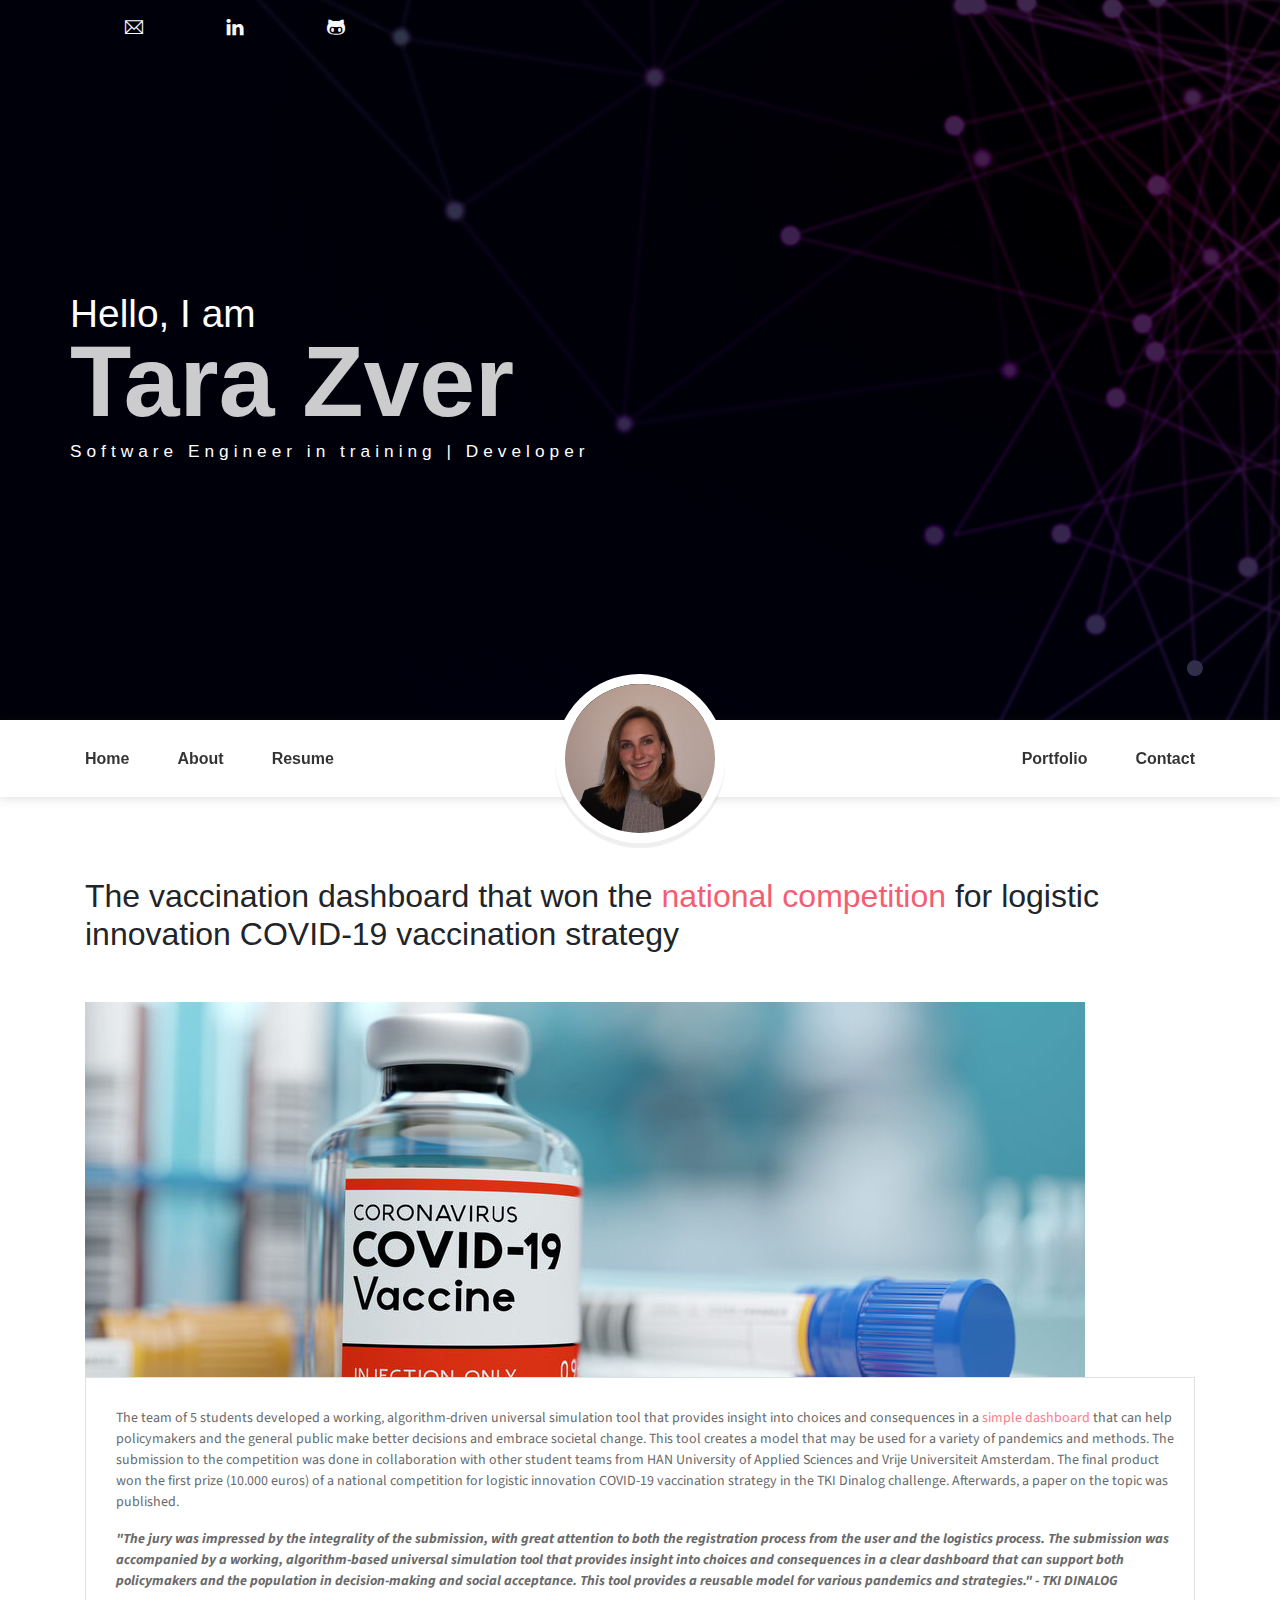
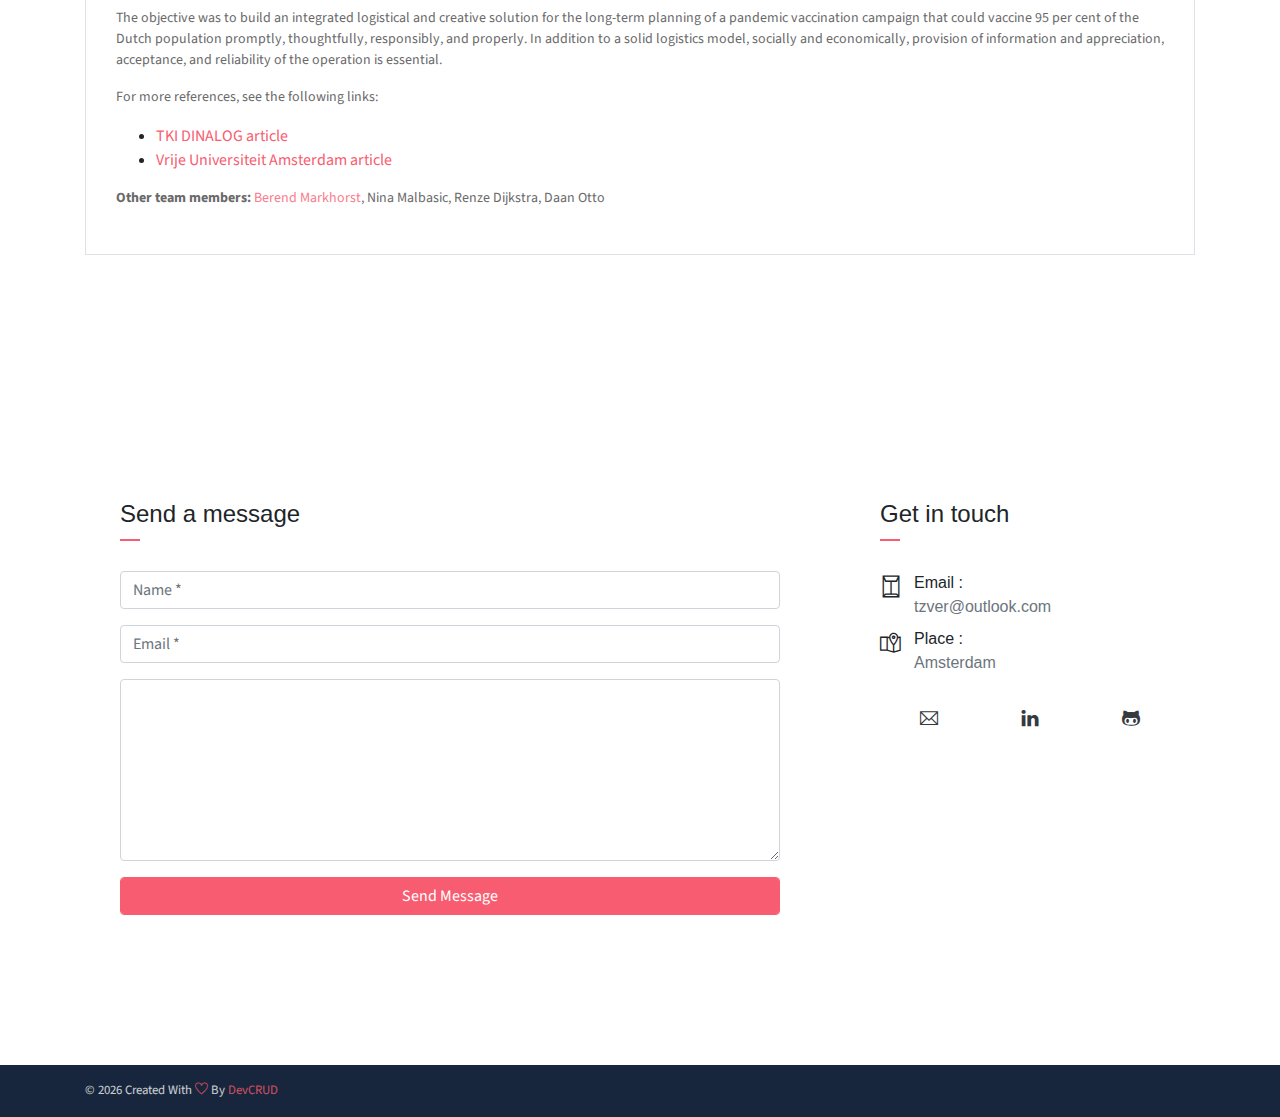
<file: vaccination_dashboard.html>
<!DOCTYPE html>
<html lang="en">

<head>
    <meta charset="utf-8">
    <meta name="viewport" content="width=device-width, initial-scale=1, shrink-to-fit=no">
    <meta name="description" content="Start your development with JohnDoe landing page.">
    <meta name="author" content="Devcrud">
    <title>Tara Zver | Software Engineer</title>
    <!-- add icon link -->
    <link rel="icon"
        href="https://w7.pngwing.com/pngs/638/516/png-transparent-fashion-t-shirt-casual-supera-rx-b-logo-cosmetics-fashion-logo.png"
        type="image/x-icon">


    <!-- font icons -->
    <link rel="stylesheet" href="assets/vendors/themify-icons/css/themify-icons.css">
    <!-- Bootstrap + JohnDoe main styles -->
    <link rel="stylesheet" href="assets/css/johndoe.css">
</head>

<body data-spy="scroll" data-target=".navbar" data-offset="40" id="home">
    <!-- <a href="components.html" class="btn btn-primary btn-component" data-spy="affix" data-offset-top="600"><i
            class="ti-shift-left-alt"></i> Components</a> -->
    <header class="header">
        <div class="container">
            <ul class="social-icons pt-3">
                <li class="social-item"><a class="social-link text-light" href="mailto:tara@outlook.com"
                        target="_blank"><i class="ti-email" aria-hidden="true"></i></a></li>
                <li class="social-item"><a class="social-link text-light" href="https://www.linkedin.com/in/tarazver/"
                        target="_blank"><i class="ti-linkedin" aria-hidden="true"></i></a></li>
                <li class="social-item"><a class="social-link text-light" href="https://github.com/tzver"
                        target="_blank"><i class="ti-github" aria-hidden="true"></i></a></li>
            </ul>
            <div class="header-content">
                <h4 class="header-subtitle">Hello, I am</h4>
                <h1 class="header-title">Tara Zver</h1>
                <h6 class="header-mono">Software Engineer in training | Developer</h6>
                <!-- <button class="btn btn-primary btn-rounded"><i class="ti-printer pr-2"></i>Print Resume</button> -->
            </div>
        </div>
    </header>
    <nav class="navbar sticky-top navbar-expand-lg navbar-light bg-white" data-spy="affix" data-offset-top="510">
        <div class="container">
            <button class="navbar-toggler ml-auto" type="button" data-toggle="collapse"
                data-target="#navbarSupportedContent" aria-controls="navbarSupportedContent" aria-expanded="false"
                aria-label="Toggle navigation">
                <span class="navbar-toggler-icon"></span>
            </button>
            <div class="collapse mt-sm-20 navbar-collapse" id="navbarSupportedContent">
                <ul class="navbar-nav mr-auto">
                    <li class="nav-item">
                        <a href="index.html" class="nav-link">Home</a>
                    </li>
                    <li class="nav-item">
                        <a href="index.html#about" class="nav-link">About</a>
                    </li>
                    <li class="nav-item">
                        <a href="index.html#resume" class="nav-link">Resume</a>
                    </li>
                </ul>
                <ul class="navbar-nav brand">
                    <img src="assets/imgs/avatar.jpg" alt="" class="brand-img">
                    <li class="brand-txt">
                        <h5 class="brand-title">Tara Zver</h5>
                        <div class="brand-subtitle">Software Engineer | Developer</div>
                    </li>
                </ul>
                <ul class="navbar-nav ml-auto">
                    <!-- <li class="nav-item">
                        <a href="#portfolio" class="nav-link">Portfolio</a>
                    </li> -->
                    <li class="nav-item">
                        <a href="#portfolio" class="nav-link">Portfolio</a>
                    </li>
                    <li class="nav-item last-item">
                        <a href="#contact" class="nav-link">Contact</a>
                    </li>
                </ul>
            </div>
        </div>
    </nav>




    <section class="section" id="vaccination_dashboard">
        <div class="container">
            <h2 class="mb-5"> The vaccination dashboard that won the <span class="text-danger">national
                    competition</span> for logistic innovation
                COVID-19 vaccination strategy</h2>
            <div class="img-holder">
                <img src="assets/imgs/vaccination_dashboard.jpg" alt="vaccination_dashboard">
            </div>
            <div class="row">
                <div class="blog-card">

                    <div class="content-holder">
                        <!-- <h6 class="title">The vaccination dashboard that won first prize for logistic innovation
                            COVID-19 vaccination strategy</h6> -->

                        <!-- <p class="post-details">
                            <a href="#">By: Admin</a>
                            <a href="#"><i class="ti-heart text-danger"></i> 234</a>
                            <a href="#"><i class="ti-comment"></i> 123</a>
                        </p> -->

                        <p>The team of 5 students developed a working, algorithm-driven universal
                            simulation tool that provides insight into choices and consequences in a <a
                                href="https://project-obp.herokuapp.com/" target="_blank">simple dashboard</a>
                            that can help policymakers and the general public make better decisions and embrace societal
                            change. This tool creates a model that may be used for a variety of pandemics and methods.
                            The submission to the competition was done in collaboration with other student teams from
                            HAN University of
                            Applied Sciences and Vrije Universiteit Amsterdam. The final product won the first prize
                            (10.000 euros) of a national competition for logistic innovation COVID-19 vaccination
                            strategy in the TKI Dinalog
                            challenge. Afterwards, a paper on the topic was published. </p>

                        <p><b><i>"The jury was impressed by the integrality of the submission, with great attention to
                                    both the registration process from the user and the logistics process. The
                                    submission was accompanied by a working, algorithm-based universal simulation tool
                                    that provides insight into choices and consequences in a clear dashboard that can
                                    support both policymakers and the population in decision-making and social
                                    acceptance. This tool provides a reusable model for various pandemics and
                                    strategies." - TKI DINALOG</i></b></p>

                        <p>The objective was to build an integrated logistical and creative solution for the long-term
                            planning of a pandemic vaccination campaign that could vaccine 95 per cent of the Dutch
                            population promptly, thoughtfully, responsibly, and properly. In addition to a solid
                            logistics model, socially and economically, provision of information and appreciation,
                            acceptance, and reliability of the operation is essential. </p>

                        <p>For more references, see the following links:
                        <ul>
                            <li><a href="https://www.dinalog.nl/winnaars-uitvraag-vaccinatielogistiek/"
                                    target="_blank">TKI DINALOG article</a></li>
                            <li><a href="https://vu.nl/nl/nieuws/2021/vu-studenten-winnen-eerste-prijs-voor-vaccinatieplan"
                                    target="_blank">Vrije Universiteit Amsterdam article</a></li>
                        </ul>
                        </p>
                        <p><b>Other team members:</b> <a href="https://beerthies.github.io/" , target="_blank">Berend
                                Markhorst</a>,
                            Nina Malbasic, Renze Dijkstra, Daan Otto</p>
                    </div>
                </div><!-- end of blog wrapper -->


            </div>
        </div>
    </section>

    <div class="section contact" id="contact">
        <div id="map" class="map"></div>
        <div class="container">
            <div class="row">
                <div class="col-lg-8">
                    <div class="contact-form-card">
                        <h4 class="contact-title">Send a message</h4>
                        <form action="">
                            <div class="form-group">
                                <input class="form-control" type="text" placeholder="Name *" required>
                            </div>
                            <div class="form-group">
                                <input class="form-control" type="email" placeholder="Email *" required>
                            </div>
                            <div class="form-group">
                                <textarea class="form-control" id=" placeholder=" Message *" rows="7"
                                    required></textarea>
                            </div>
                            <div class="form-group ">
                                <button type="submit" class="form-control btn btn-primary">Send Message</button>
                            </div>
                        </form>
                    </div>
                </div>
                <div class="col-lg-4">
                    <div class="contact-info-card">
                        <h4 class="contact-title">Get in touch</h4>
                        <!-- <div class="row mb-2">
                            <div class="col-1 pt-1 mr-1">
                                <i class="ti-mobile icon-md"></i>
                            </div>
                            <div class="col-10 ">
                                <h6 class="d-inline">Phone : <br> <span class="text-muted">+ (123) 456-789</span></h6>
                            </div>
                        </div> -->
                        <div class="row mb-2">
                            <div class="col-1 pt-1 mr-1">
                                <i class="ti-envelope icon-md"></i>
                            </div>
                            <div class="col-10">
                                <h6 class="d-inline">Email :<br> <span class="text-muted">tzver@outlook.com</span></h6>
                            </div>
                        </div>
                        <div class="row mb-2">
                            <div class="col-1 pt-1 mr-1">
                                <i class="ti-map-alt icon-md"></i>
                            </div>
                            <div class="col-10">
                                <h6 class="d-inline">Place :<br> <span class="text-muted">Amsterdam</span></h6>
                            </div>
                        </div>
                        <ul class="social-icons pt-4">
                            <li class="social-item"><a class="social-link text-dark" href="mailto:tara@outlook.com"
                                    target="_blank"><i class="ti-email" aria-hidden="true"></i></a></li>
                            <li class="social-item"><a class="social-link text-dark"
                                    href="https://www.linkedin.com/in/tarazver/" target="_blank"><i class="ti-linkedin"
                                        aria-hidden="true"></i></a></li>
                            <li class="social-item"><a class="social-link text-dark" href="https://github.com/tzver"
                                    target="_blank"><i class="ti-github" aria-hidden="true"></i></a></li>
                        </ul>
                    </div>
                </div>
            </div>

        </div>
    </div>
    <footer class="footer py-3">
        <div class="container">
            <p class="small mb-0 text-light">
                &copy;
                <script>document.write(new Date().getFullYear())</script> Created With <i
                    class="ti-heart text-danger"></i> By <a href="http://devcrud.com" target="_blank"><span
                        class="text-danger" title="Bootstrap 4 Themes and Dashboards">DevCRUD</span></a>
            </p>
        </div>
    </footer>

    <!-- core  -->
    <script src="assets/vendors/jquery/jquery-3.4.1.js"></script>
    <script src="assets/vendors/bootstrap/bootstrap.bundle.js"></script>

    <!-- bootstrap 3 affix -->
    <script src="assets/vendors/bootstrap/bootstrap.affix.js"></script>

    <!-- Isotope  -->
    <script src="assets/vendors/isotope/isotope.pkgd.js"></script>

    <!-- Google maps -->
    <!-- <script async defer
        src="https://maps.googleapis.com/maps/api/js?key=AIzaSyCtme10pzgKSPeJVJrG1O3tjR6lk98o4w8&callback=initMap"></script> -->


    <!-- JohnDoe js -->
    <script src="assets/js/johndoe.js"></script>

</body>

</html>
</file>
<file: assets/vendors/themify-icons/css/themify-icons.css>
@font-face {
	font-family: 'themify';
	src:url("../fonts/themify.eot?-fvbane");
	src:url("../fonts/themify.eot?#iefix-fvbane") format("embedded-opentype"),
		url("../fonts/themify.woff?-fvbane") format("woff"),
		url("../fonts/themify.ttf?-fvbane") format("truetype"),
		url("../fonts/themify.svg?-fvbane#themify") format("svg");
	font-weight: normal;
	font-style: normal;
}

[class^="ti-"], [class*=" ti-"] {
	font-family: 'themify';
	speak: none;
	font-style: normal;
	font-weight: normal;
	font-variant: normal;
	text-transform: none;
	line-height: 1;

	/* Better Font Rendering =========== */
	-webkit-font-smoothing: antialiased;
	-moz-osx-font-smoothing: grayscale;
}

.ti-wand:before {
	content: "\e600";
}
.ti-volume:before {
	content: "\e601";
}
.ti-user:before {
	content: "\e602";
}
.ti-unlock:before {
	content: "\e603";
}
.ti-unlink:before {
	content: "\e604";
}
.ti-trash:before {
	content: "\e605";
}
.ti-thought:before {
	content: "\e606";
}
.ti-target:before {
	content: "\e607";
}
.ti-tag:before {
	content: "\e608";
}
.ti-tablet:before {
	content: "\e609";
}
.ti-star:before {
	content: "\e60a";
}
.ti-spray:before {
	content: "\e60b";
}
.ti-signal:before {
	content: "\e60c";
}
.ti-shopping-cart:before {
	content: "\e60d";
}
.ti-shopping-cart-full:before {
	content: "\e60e";
}
.ti-settings:before {
	content: "\e60f";
}
.ti-search:before {
	content: "\e610";
}
.ti-zoom-in:before {
	content: "\e611";
}
.ti-zoom-out:before {
	content: "\e612";
}
.ti-cut:before {
	content: "\e613";
}
.ti-ruler:before {
	content: "\e614";
}
.ti-ruler-pencil:before {
	content: "\e615";
}
.ti-ruler-alt:before {
	content: "\e616";
}
.ti-bookmark:before {
	content: "\e617";
}
.ti-bookmark-alt:before {
	content: "\e618";
}
.ti-reload:before {
	content: "\e619";
}
.ti-plus:before {
	content: "\e61a";
}
.ti-pin:before {
	content: "\e61b";
}
.ti-pencil:before {
	content: "\e61c";
}
.ti-pencil-alt:before {
	content: "\e61d";
}
.ti-paint-roller:before {
	content: "\e61e";
}
.ti-paint-bucket:before {
	content: "\e61f";
}
.ti-na:before {
	content: "\e620";
}
.ti-mobile:before {
	content: "\e621";
}
.ti-minus:before {
	content: "\e622";
}
.ti-medall:before {
	content: "\e623";
}
.ti-medall-alt:before {
	content: "\e624";
}
.ti-marker:before {
	content: "\e625";
}
.ti-marker-alt:before {
	content: "\e626";
}
.ti-arrow-up:before {
	content: "\e627";
}
.ti-arrow-right:before {
	content: "\e628";
}
.ti-arrow-left:before {
	content: "\e629";
}
.ti-arrow-down:before {
	content: "\e62a";
}
.ti-lock:before {
	content: "\e62b";
}
.ti-location-arrow:before {
	content: "\e62c";
}
.ti-link:before {
	content: "\e62d";
}
.ti-layout:before {
	content: "\e62e";
}
.ti-layers:before {
	content: "\e62f";
}
.ti-layers-alt:before {
	content: "\e630";
}
.ti-key:before {
	content: "\e631";
}
.ti-import:before {
	content: "\e632";
}
.ti-image:before {
	content: "\e633";
}
.ti-heart:before {
	content: "\e634";
}
.ti-heart-broken:before {
	content: "\e635";
}
.ti-hand-stop:before {
	content: "\e636";
}
.ti-hand-open:before {
	content: "\e637";
}
.ti-hand-drag:before {
	content: "\e638";
}
.ti-folder:before {
	content: "\e639";
}
.ti-flag:before {
	content: "\e63a";
}
.ti-flag-alt:before {
	content: "\e63b";
}
.ti-flag-alt-2:before {
	content: "\e63c";
}
.ti-eye:before {
	content: "\e63d";
}
.ti-export:before {
	content: "\e63e";
}
.ti-exchange-vertical:before {
	content: "\e63f";
}
.ti-desktop:before {
	content: "\e640";
}
.ti-cup:before {
	content: "\e641";
}
.ti-crown:before {
	content: "\e642";
}
.ti-comments:before {
	content: "\e643";
}
.ti-comment:before {
	content: "\e644";
}
.ti-comment-alt:before {
	content: "\e645";
}
.ti-close:before {
	content: "\e646";
}
.ti-clip:before {
	content: "\e647";
}
.ti-angle-up:before {
	content: "\e648";
}
.ti-angle-right:before {
	content: "\e649";
}
.ti-angle-left:before {
	content: "\e64a";
}
.ti-angle-down:before {
	content: "\e64b";
}
.ti-check:before {
	content: "\e64c";
}
.ti-check-box:before {
	content: "\e64d";
}
.ti-camera:before {
	content: "\e64e";
}
.ti-announcement:before {
	content: "\e64f";
}
.ti-brush:before {
	content: "\e650";
}
.ti-briefcase:before {
	content: "\e651";
}
.ti-bolt:before {
	content: "\e652";
}
.ti-bolt-alt:before {
	content: "\e653";
}
.ti-blackboard:before {
	content: "\e654";
}
.ti-bag:before {
	content: "\e655";
}
.ti-move:before {
	content: "\e656";
}
.ti-arrows-vertical:before {
	content: "\e657";
}
.ti-arrows-horizontal:before {
	content: "\e658";
}
.ti-fullscreen:before {
	content: "\e659";
}
.ti-arrow-top-right:before {
	content: "\e65a";
}
.ti-arrow-top-left:before {
	content: "\e65b";
}
.ti-arrow-circle-up:before {
	content: "\e65c";
}
.ti-arrow-circle-right:before {
	content: "\e65d";
}
.ti-arrow-circle-left:before {
	content: "\e65e";
}
.ti-arrow-circle-down:before {
	content: "\e65f";
}
.ti-angle-double-up:before {
	content: "\e660";
}
.ti-angle-double-right:before {
	content: "\e661";
}
.ti-angle-double-left:before {
	content: "\e662";
}
.ti-angle-double-down:before {
	content: "\e663";
}
.ti-zip:before {
	content: "\e664";
}
.ti-world:before {
	content: "\e665";
}
.ti-wheelchair:before {
	content: "\e666";
}
.ti-view-list:before {
	content: "\e667";
}
.ti-view-list-alt:before {
	content: "\e668";
}
.ti-view-grid:before {
	content: "\e669";
}
.ti-uppercase:before {
	content: "\e66a";
}
.ti-upload:before {
	content: "\e66b";
}
.ti-underline:before {
	content: "\e66c";
}
.ti-truck:before {
	content: "\e66d";
}
.ti-timer:before {
	content: "\e66e";
}
.ti-ticket:before {
	content: "\e66f";
}
.ti-thumb-up:before {
	content: "\e670";
}
.ti-thumb-down:before {
	content: "\e671";
}
.ti-text:before {
	content: "\e672";
}
.ti-stats-up:before {
	content: "\e673";
}
.ti-stats-down:before {
	content: "\e674";
}
.ti-split-v:before {
	content: "\e675";
}
.ti-split-h:before {
	content: "\e676";
}
.ti-smallcap:before {
	content: "\e677";
}
.ti-shine:before {
	content: "\e678";
}
.ti-shift-right:before {
	content: "\e679";
}
.ti-shift-left:before {
	content: "\e67a";
}
.ti-shield:before {
	content: "\e67b";
}
.ti-notepad:before {
	content: "\e67c";
}
.ti-server:before {
	content: "\e67d";
}
.ti-quote-right:before {
	content: "\e67e";
}
.ti-quote-left:before {
	content: "\e67f";
}
.ti-pulse:before {
	content: "\e680";
}
.ti-printer:before {
	content: "\e681";
}
.ti-power-off:before {
	content: "\e682";
}
.ti-plug:before {
	content: "\e683";
}
.ti-pie-chart:before {
	content: "\e684";
}
.ti-paragraph:before {
	content: "\e685";
}
.ti-panel:before {
	content: "\e686";
}
.ti-package:before {
	content: "\e687";
}
.ti-music:before {
	content: "\e688";
}
.ti-music-alt:before {
	content: "\e689";
}
.ti-mouse:before {
	content: "\e68a";
}
.ti-mouse-alt:before {
	content: "\e68b";
}
.ti-money:before {
	content: "\e68c";
}
.ti-microphone:before {
	content: "\e68d";
}
.ti-menu:before {
	content: "\e68e";
}
.ti-menu-alt:before {
	content: "\e68f";
}
.ti-map:before {
	content: "\e690";
}
.ti-map-alt:before {
	content: "\e691";
}
.ti-loop:before {
	content: "\e692";
}
.ti-location-pin:before {
	content: "\e693";
}
.ti-list:before {
	content: "\e694";
}
.ti-light-bulb:before {
	content: "\e695";
}
.ti-Italic:before {
	content: "\e696";
}
.ti-info:before {
	content: "\e697";
}
.ti-infinite:before {
	content: "\e698";
}
.ti-id-badge:before {
	content: "\e699";
}
.ti-hummer:before {
	content: "\e69a";
}
.ti-home:before {
	content: "\e69b";
}
.ti-help:before {
	content: "\e69c";
}
.ti-headphone:before {
	content: "\e69d";
}
.ti-harddrives:before {
	content: "\e69e";
}
.ti-harddrive:before {
	content: "\e69f";
}
.ti-gift:before {
	content: "\e6a0";
}
.ti-game:before {
	content: "\e6a1";
}
.ti-filter:before {
	content: "\e6a2";
}
.ti-files:before {
	content: "\e6a3";
}
.ti-file:before {
	content: "\e6a4";
}
.ti-eraser:before {
	content: "\e6a5";
}
.ti-envelope:before {
	content: "\e6a6";
}
.ti-download:before {
	content: "\e6a7";
}
.ti-direction:before {
	content: "\e6a8";
}
.ti-direction-alt:before {
	content: "\e6a9";
}
.ti-dashboard:before {
	content: "\e6aa";
}
.ti-control-stop:before {
	content: "\e6ab";
}
.ti-control-shuffle:before {
	content: "\e6ac";
}
.ti-control-play:before {
	content: "\e6ad";
}
.ti-control-pause:before {
	content: "\e6ae";
}
.ti-control-forward:before {
	content: "\e6af";
}
.ti-control-backward:before {
	content: "\e6b0";
}
.ti-cloud:before {
	content: "\e6b1";
}
.ti-cloud-up:before {
	content: "\e6b2";
}
.ti-cloud-down:before {
	content: "\e6b3";
}
.ti-clipboard:before {
	content: "\e6b4";
}
.ti-car:before {
	content: "\e6b5";
}
.ti-calendar:before {
	content: "\e6b6";
}
.ti-book:before {
	content: "\e6b7";
}
.ti-bell:before {
	content: "\e6b8";
}
.ti-basketball:before {
	content: "\e6b9";
}
.ti-bar-chart:before {
	content: "\e6ba";
}
.ti-bar-chart-alt:before {
	content: "\e6bb";
}
.ti-back-right:before {
	content: "\e6bc";
}
.ti-back-left:before {
	content: "\e6bd";
}
.ti-arrows-corner:before {
	content: "\e6be";
}
.ti-archive:before {
	content: "\e6bf";
}
.ti-anchor:before {
	content: "\e6c0";
}
.ti-align-right:before {
	content: "\e6c1";
}
.ti-align-left:before {
	content: "\e6c2";
}
.ti-align-justify:before {
	content: "\e6c3";
}
.ti-align-center:before {
	content: "\e6c4";
}
.ti-alert:before {
	content: "\e6c5";
}
.ti-alarm-clock:before {
	content: "\e6c6";
}
.ti-agenda:before {
	content: "\e6c7";
}
.ti-write:before {
	content: "\e6c8";
}
.ti-window:before {
	content: "\e6c9";
}
.ti-widgetized:before {
	content: "\e6ca";
}
.ti-widget:before {
	content: "\e6cb";
}
.ti-widget-alt:before {
	content: "\e6cc";
}
.ti-wallet:before {
	content: "\e6cd";
}
.ti-video-clapper:before {
	content: "\e6ce";
}
.ti-video-camera:before {
	content: "\e6cf";
}
.ti-vector:before {
	content: "\e6d0";
}
.ti-themify-logo:before {
	content: "\e6d1";
}
.ti-themify-favicon:before {
	content: "\e6d2";
}
.ti-themify-favicon-alt:before {
	content: "\e6d3";
}
.ti-support:before {
	content: "\e6d4";
}
.ti-stamp:before {
	content: "\e6d5";
}
.ti-split-v-alt:before {
	content: "\e6d6";
}
.ti-slice:before {
	content: "\e6d7";
}
.ti-shortcode:before {
	content: "\e6d8";
}
.ti-shift-right-alt:before {
	content: "\e6d9";
}
.ti-shift-left-alt:before {
	content: "\e6da";
}
.ti-ruler-alt-2:before {
	content: "\e6db";
}
.ti-receipt:before {
	content: "\e6dc";
}
.ti-pin2:before {
	content: "\e6dd";
}
.ti-pin-alt:before {
	content: "\e6de";
}
.ti-pencil-alt2:before {
	content: "\e6df";
}
.ti-palette:before {
	content: "\e6e0";
}
.ti-more:before {
	content: "\e6e1";
}
.ti-more-alt:before {
	content: "\e6e2";
}
.ti-microphone-alt:before {
	content: "\e6e3";
}
.ti-magnet:before {
	content: "\e6e4";
}
.ti-line-double:before {
	content: "\e6e5";
}
.ti-line-dotted:before {
	content: "\e6e6";
}
.ti-line-dashed:before {
	content: "\e6e7";
}
.ti-layout-width-full:before {
	content: "\e6e8";
}
.ti-layout-width-default:before {
	content: "\e6e9";
}
.ti-layout-width-default-alt:before {
	content: "\e6ea";
}
.ti-layout-tab:before {
	content: "\e6eb";
}
.ti-layout-tab-window:before {
	content: "\e6ec";
}
.ti-layout-tab-v:before {
	content: "\e6ed";
}
.ti-layout-tab-min:before {
	content: "\e6ee";
}
.ti-layout-slider:before {
	content: "\e6ef";
}
.ti-layout-slider-alt:before {
	content: "\e6f0";
}
.ti-layout-sidebar-right:before {
	content: "\e6f1";
}
.ti-layout-sidebar-none:before {
	content: "\e6f2";
}
.ti-layout-sidebar-left:before {
	content: "\e6f3";
}
.ti-layout-placeholder:before {
	content: "\e6f4";
}
.ti-layout-menu:before {
	content: "\e6f5";
}
.ti-layout-menu-v:before {
	content: "\e6f6";
}
.ti-layout-menu-separated:before {
	content: "\e6f7";
}
.ti-layout-menu-full:before {
	content: "\e6f8";
}
.ti-layout-media-right-alt:before {
	content: "\e6f9";
}
.ti-layout-media-right:before {
	content: "\e6fa";
}
.ti-layout-media-overlay:before {
	content: "\e6fb";
}
.ti-layout-media-overlay-alt:before {
	content: "\e6fc";
}
.ti-layout-media-overlay-alt-2:before {
	content: "\e6fd";
}
.ti-layout-media-left-alt:before {
	content: "\e6fe";
}
.ti-layout-media-left:before {
	content: "\e6ff";
}
.ti-layout-media-center-alt:before {
	content: "\e700";
}
.ti-layout-media-center:before {
	content: "\e701";
}
.ti-layout-list-thumb:before {
	content: "\e702";
}
.ti-layout-list-thumb-alt:before {
	content: "\e703";
}
.ti-layout-list-post:before {
	content: "\e704";
}
.ti-layout-list-large-image:before {
	content: "\e705";
}
.ti-layout-line-solid:before {
	content: "\e706";
}
.ti-layout-grid4:before {
	content: "\e707";
}
.ti-layout-grid3:before {
	content: "\e708";
}
.ti-layout-grid2:before {
	content: "\e709";
}
.ti-layout-grid2-thumb:before {
	content: "\e70a";
}
.ti-layout-cta-right:before {
	content: "\e70b";
}
.ti-layout-cta-left:before {
	content: "\e70c";
}
.ti-layout-cta-center:before {
	content: "\e70d";
}
.ti-layout-cta-btn-right:before {
	content: "\e70e";
}
.ti-layout-cta-btn-left:before {
	content: "\e70f";
}
.ti-layout-column4:before {
	content: "\e710";
}
.ti-layout-column3:before {
	content: "\e711";
}
.ti-layout-column2:before {
	content: "\e712";
}
.ti-layout-accordion-separated:before {
	content: "\e713";
}
.ti-layout-accordion-merged:before {
	content: "\e714";
}
.ti-layout-accordion-list:before {
	content: "\e715";
}
.ti-ink-pen:before {
	content: "\e716";
}
.ti-info-alt:before {
	content: "\e717";
}
.ti-help-alt:before {
	content: "\e718";
}
.ti-headphone-alt:before {
	content: "\e719";
}
.ti-hand-point-up:before {
	content: "\e71a";
}
.ti-hand-point-right:before {
	content: "\e71b";
}
.ti-hand-point-left:before {
	content: "\e71c";
}
.ti-hand-point-down:before {
	content: "\e71d";
}
.ti-gallery:before {
	content: "\e71e";
}
.ti-face-smile:before {
	content: "\e71f";
}
.ti-face-sad:before {
	content: "\e720";
}
.ti-credit-card:before {
	content: "\e721";
}
.ti-control-skip-forward:before {
	content: "\e722";
}
.ti-control-skip-backward:before {
	content: "\e723";
}
.ti-control-record:before {
	content: "\e724";
}
.ti-control-eject:before {
	content: "\e725";
}
.ti-comments-smiley:before {
	content: "\e726";
}
.ti-brush-alt:before {
	content: "\e727";
}
.ti-youtube:before {
	content: "\e728";
}
.ti-vimeo:before {
	content: "\e729";
}
.ti-twitter:before {
	content: "\e72a";
}
.ti-time:before {
	content: "\e72b";
}
.ti-tumblr:before {
	content: "\e72c";
}
.ti-skype:before {
	content: "\e72d";
}
.ti-share:before {
	content: "\e72e";
}
.ti-share-alt:before {
	content: "\e72f";
}
.ti-rocket:before {
	content: "\e730";
}
.ti-pinterest:before {
	content: "\e731";
}
.ti-new-window:before {
	content: "\e732";
}
.ti-microsoft:before {
	content: "\e733";
}
.ti-list-ol:before {
	content: "\e734";
}
.ti-linkedin:before {
	content: "\e735";
}
.ti-layout-sidebar-2:before {
	content: "\e736";
}
.ti-layout-grid4-alt:before {
	content: "\e737";
}
.ti-layout-grid3-alt:before {
	content: "\e738";
}
.ti-layout-grid2-alt:before {
	content: "\e739";
}
.ti-layout-column4-alt:before {
	content: "\e73a";
}
.ti-layout-column3-alt:before {
	content: "\e73b";
}
.ti-layout-column2-alt:before {
	content: "\e73c";
}
.ti-instagram:before {
	content: "\e73d";
}
.ti-google:before {
	content: "\e73e";
}
.ti-github:before {
	content: "\e73f";
}
.ti-flickr:before {
	content: "\e740";
}
.ti-facebook:before {
	content: "\e741";
}
.ti-dropbox:before {
	content: "\e742";
}
.ti-dribbble:before {
	content: "\e743";
}
.ti-apple:before {
	content: "\e744";
}
.ti-android:before {
	content: "\e745";
}
.ti-save:before {
	content: "\e746";
}
.ti-save-alt:before {
	content: "\e747";
}
.ti-yahoo:before {
	content: "\e748";
}
.ti-wordpress:before {
	content: "\e749";
}
.ti-vimeo-alt:before {
	content: "\e74a";
}
.ti-twitter-alt:before {
	content: "\e74b";
}
.ti-tumblr-alt:before {
	content: "\e74c";
}
.ti-trello:before {
	content: "\e74d";
}
.ti-stack-overflow:before {
	content: "\e74e";
}
.ti-soundcloud:before {
	content: "\e74f";
}
.ti-sharethis:before {
	content: "\e750";
}
.ti-sharethis-alt:before {
	content: "\e751";
}
.ti-reddit:before {
	content: "\e752";
}
.ti-pinterest-alt:before {
	content: "\e753";
}
.ti-microsoft-alt:before {
	content: "\e754";
}
.ti-linux:before {
	content: "\e755";
}
.ti-jsfiddle:before {
	content: "\e756";
}
.ti-joomla:before {
	content: "\e757";
}
.ti-html5:before {
	content: "\e758";
}
.ti-flickr-alt:before {
	content: "\e759";
}
.ti-email:before {
	content: "\e75a";
}
.ti-drupal:before {
	content: "\e75b";
}
.ti-dropbox-alt:before {
	content: "\e75c";
}
.ti-css3:before {
	content: "\e75d";
}
.ti-rss:before {
	content: "\e75e";
}
.ti-rss-alt:before {
	content: "\e75f";
}
</file>
<file: assets/css/johndoe.css>
@charset "UTF-8";
/*!
=========================================================
* JohnDoe Landing page
=========================================================

* Copyright: 2019 DevCRUD (https://devcrud.com)
* Licensed: (https://devcrud.com/licenses)
* Coded by www.devcrud.com

=========================================================

* The above copyright notice and this permission notice shall be included in all copies or substantial portions of the Software.
*/
@import url("https://fonts.googleapis.com/css?family=Source+Sans+Pro:200,200i,300,300i,400,400i,600,600i,700,700i,900,900i&display=swap");

:root {
  --blue: #79A9F5;
  --indigo: #C45F90;
  --purple: #A16AE8;
  --pink: #FC8BC0;
  --red: #F85C70;
  --orange: #FF8882;
  --yellow: #FAD02C;
  --green: #A3C14A;
  --teal: #20c997;
  --cyan: #47D8E0;
  --white: #fff;
  --gray: #6c757d;
  --gray-dark: #343a40;
  --primary: #F85C70;
  --secondary: #6c757d;
  --success: #A3C14A;
  --info: #47D8E0;
  --warning: #FF8882;
  --danger: #F85C70;
  --light: #f8f9fa;
  --dark: #343a40;
  --breakpoint-xs: 0;
  --breakpoint-sm: 576px;
  --breakpoint-md: 768px;
  --breakpoint-lg: 992px;
  --breakpoint-xl: 1200px;
  --font-family-sans-serif: "Source Sans Pro", sans-serif;
  --font-family-monospace: SFMono-Regular, Menlo, Monaco, Consolas, "Liberation Mono", "Courier New", monospace;
}

*,
*::before,
*::after {
  box-sizing: border-box;
}

html {
  font-family: sans-serif;
  line-height: 1.15;
  -webkit-text-size-adjust: 100%;
  -webkit-tap-highlight-color: rgba(0, 0, 0, 0);
}

article,
aside,
figcaption,
figure,
footer,
header,
hgroup,
main,
nav,
section {
  display: block;
}

body {
  margin: 0;
  font-family: "Source Sans Pro", sans-serif;
  font-size: 1rem;
  font-weight: 400;
  line-height: 1.5;
  color: #212529;
  text-align: left;
  background-color: #fff;
}

[tabindex="-1"]:focus {
  outline: 0 !important;
}

hr {
  box-sizing: content-box;
  height: 0;
  overflow: visible;
}

h1,
h2,
h3,
h4,
h5,
h6 {
  margin-top: 0;
  margin-bottom: 0.5rem;
}

p {
  margin-top: 0;
  margin-bottom: 1rem;
}

abbr[title],
abbr[data-original-title] {
  text-decoration: underline;
  -webkit-text-decoration: underline dotted;
  text-decoration: underline dotted;
  cursor: help;
  border-bottom: 0;
  -webkit-text-decoration-skip-ink: none;
  text-decoration-skip-ink: none;
}

address {
  margin-bottom: 1rem;
  font-style: normal;
  line-height: inherit;
}

ol,
ul,
dl {
  margin-top: 0;
  margin-bottom: 1rem;
}

ol ol,
ul ul,
ol ul,
ul ol {
  margin-bottom: 0;
}

dt {
  font-weight: 700;
}

dd {
  margin-bottom: .5rem;
  margin-left: 0;
}

blockquote {
  margin: 0 0 1rem;
}

b,
strong {
  font-weight: bolder;
}

small {
  font-size: 80%;
}

sub,
sup {
  position: relative;
  font-size: 75%;
  line-height: 0;
  vertical-align: baseline;
}

sub {
  bottom: -.25em;
}

sup {
  top: -.5em;
}

a {
  color: #F85C70;
  text-decoration: none;
  background-color: transparent;
}

a:hover {
  color: #f51330;
  text-decoration: none;
}

a:not([href]):not([tabindex]) {
  color: inherit;
  text-decoration: none;
}

a:not([href]):not([tabindex]):hover,
a:not([href]):not([tabindex]):focus {
  color: inherit;
  text-decoration: none;
}

a:not([href]):not([tabindex]):focus {
  outline: 0;
}

pre,
code,
kbd,
samp {
  font-family: SFMono-Regular, Menlo, Monaco, Consolas, "Liberation Mono", "Courier New", monospace;
  font-size: 1em;
}

pre {
  margin-top: 0;
  margin-bottom: 1rem;
  overflow: auto;
}

figure {
  margin: 0 0 1rem;
}

img {
  vertical-align: middle;
  border-style: none;
}

svg {
  overflow: hidden;
  vertical-align: middle;
}

table {
  border-collapse: collapse;
}

caption {
  padding-top: 0.75rem;
  padding-bottom: 0.75rem;
  color: #6c757d;
  text-align: left;
  caption-side: bottom;
}

th {
  text-align: inherit;
}

label {
  display: inline-block;
  margin-bottom: 0.5rem;
}

button {
  border-radius: 0;
}

button:focus {
  outline: 1px dotted;
  outline: 5px auto -webkit-focus-ring-color;
}

input,
button,
select,
optgroup,
textarea {
  margin: 0;
  font-family: inherit;
  font-size: inherit;
  line-height: inherit;
}

button,
input {
  overflow: visible;
}

button,
select {
  text-transform: none;
}

select {
  word-wrap: normal;
}

button,
[type="button"],
[type="reset"],
[type="submit"] {
  -webkit-appearance: button;
}

button:not(:disabled),
[type="button"]:not(:disabled),
[type="reset"]:not(:disabled),
[type="submit"]:not(:disabled) {
  cursor: pointer;
}

button::-moz-focus-inner,
[type="button"]::-moz-focus-inner,
[type="reset"]::-moz-focus-inner,
[type="submit"]::-moz-focus-inner {
  padding: 0;
  border-style: none;
}

input[type="radio"],
input[type="checkbox"] {
  box-sizing: border-box;
  padding: 0;
}

input[type="date"],
input[type="time"],
input[type="datetime-local"],
input[type="month"] {
  -webkit-appearance: listbox;
}

textarea {
  overflow: auto;
  resize: vertical;
}

fieldset {
  min-width: 0;
  padding: 0;
  margin: 0;
  border: 0;
}

legend {
  display: block;
  width: 100%;
  max-width: 100%;
  padding: 0;
  margin-bottom: .5rem;
  font-size: 1.5rem;
  line-height: inherit;
  color: inherit;
  white-space: normal;
}

progress {
  vertical-align: baseline;
}

[type="number"]::-webkit-inner-spin-button,
[type="number"]::-webkit-outer-spin-button {
  height: auto;
}

[type="search"] {
  outline-offset: -2px;
  -webkit-appearance: none;
}

[type="search"]::-webkit-search-decoration {
  -webkit-appearance: none;
}

::-webkit-file-upload-button {
  font: inherit;
  -webkit-appearance: button;
}

output {
  display: inline-block;
}

summary {
  display: list-item;
  cursor: pointer;
}

template {
  display: none;
}

[hidden] {
  display: none !important;
}

h1,
h2,
h3,
h4,
h5,
h6,
.h1,
.h2,
.h3,
.h4,
.h5,
.h6 {
  margin-bottom: 0.5rem;
  font-family: "Dosis", sans-serif;
  font-weight: 500;
  line-height: 1.2;
}

h1,
.h1 {
  font-size: 2.5rem;
}

h2,
.h2 {
  font-size: 2rem;
}

h3,
.h3 {
  font-size: 1.75rem;
}

h4,
.h4 {
  font-size: 1.5rem;
}

h5,
.h5 {
  font-size: 1.25rem;
}

h6,
.h6 {
  font-size: 1rem;
}

.lead {
  font-size: 1.25rem;
  font-weight: 300;
}

.display-1 {
  font-size: 6rem;
  font-weight: 300;
  line-height: 1.2;
}

.display-2 {
  font-size: 5.5rem;
  font-weight: 300;
  line-height: 1.2;
}

.display-3 {
  font-size: 4.5rem;
  font-weight: 300;
  line-height: 1.2;
}

.display-4 {
  font-size: 3.5rem;
  font-weight: 300;
  line-height: 1.2;
}

hr {
  margin-top: 1rem;
  margin-bottom: 1rem;
  border: 0;
  border-top: 1px solid rgba(0, 0, 0, 0.1);
}

small,
.small {
  font-size: 80%;
  font-weight: 400;
}

mark,
.mark {
  padding: 0.2em;
  background-color: #fcf8e3;
}

.list-unstyled {
  padding-left: 0;
  list-style: none;
}

.list-inline {
  padding-left: 0;
  list-style: none;
}

.list-inline-item {
  display: inline-block;
}

.list-inline-item:not(:last-child) {
  margin-right: 0.5rem;
}

.initialism {
  font-size: 90%;
  text-transform: uppercase;
}

.blockquote {
  margin-bottom: 1rem;
  font-size: 1.25rem;
}

.blockquote-footer {
  display: block;
  font-size: 80%;
  color: #6c757d;
}

.blockquote-footer::before {
  content: "\2014\00A0";
}

.img-fluid {
  max-width: 100%;
  height: auto;
}

.img-thumbnail {
  padding: 0.25rem;
  background-color: #fff;
  border: 1px solid #dee2e6;
  border-radius: 0.25rem;
  max-width: 100%;
  height: auto;
}

.figure {
  display: inline-block;
}

.figure-img {
  margin-bottom: 0.5rem;
  line-height: 1;
}

.figure-caption {
  font-size: 90%;
  color: #6c757d;
}

code {
  font-size: 87.5%;
  color: #FC8BC0;
  word-break: break-word;
}

a>code {
  color: inherit;
}

kbd {
  padding: 0.2rem 0.4rem;
  font-size: 87.5%;
  color: #fff;
  background-color: #212529;
  border-radius: 0.2rem;
}

kbd kbd {
  padding: 0;
  font-size: 100%;
  font-weight: 700;
}

pre {
  display: block;
  font-size: 87.5%;
  color: #212529;
}

pre code {
  font-size: inherit;
  color: inherit;
  word-break: normal;
}

.pre-scrollable {
  max-height: 340px;
  overflow-y: scroll;
}

.container {
  width: 100%;
  padding-right: 15px;
  padding-left: 15px;
  margin-right: auto;
  margin-left: auto;
}

@media (min-width: 576px) {
  .container {
    max-width: 540px;
  }
}

@media (min-width: 768px) {
  .container {
    max-width: 720px;
  }
}

@media (min-width: 992px) {
  .container {
    max-width: 960px;
  }
}

@media (min-width: 1200px) {
  .container {
    max-width: 1140px;
  }
}

.container-fluid {
  width: 100%;
  padding-right: 15px;
  padding-left: 15px;
  margin-right: auto;
  margin-left: auto;
}

.row {
  display: -webkit-box;
  display: -webkit-flex;
  display: -ms-flexbox;
  display: flex;
  -webkit-flex-wrap: wrap;
  -ms-flex-wrap: wrap;
  flex-wrap: wrap;
  margin-right: -15px;
  margin-left: -15px;
}

.no-gutters {
  margin-right: 0;
  margin-left: 0;
}

.no-gutters>.col,
.no-gutters>[class*="col-"] {
  padding-right: 0;
  padding-left: 0;
}

.col-1,
.col-2,
.col-3,
.col-4,
.col-5,
.col-6,
.col-7,
.col-8,
.col-9,
.col-10,
.col-11,
.col-12,
.col,
.col-auto,
.col-sm-1,
.col-sm-2,
.col-sm-3,
.col-sm-4,
.col-sm-5,
.col-sm-6,
.col-sm-7,
.col-sm-8,
.col-sm-9,
.col-sm-10,
.col-sm-11,
.col-sm-12,
.col-sm,
.col-sm-auto,
.col-md-1,
.col-md-2,
.col-md-3,
.col-md-4,
.col-md-5,
.col-md-6,
.col-md-7,
.col-md-8,
.col-md-9,
.col-md-10,
.col-md-11,
.col-md-12,
.col-md,
.col-md-auto,
.col-lg-1,
.col-lg-2,
.col-lg-3,
.col-lg-4,
.col-lg-5,
.col-lg-6,
.col-lg-7,
.col-lg-8,
.col-lg-9,
.col-lg-10,
.col-lg-11,
.col-lg-12,
.col-lg,
.col-lg-auto,
.col-xl-1,
.col-xl-2,
.col-xl-3,
.col-xl-4,
.col-xl-5,
.col-xl-6,
.col-xl-7,
.col-xl-8,
.col-xl-9,
.col-xl-10,
.col-xl-11,
.col-xl-12,
.col-xl,
.col-xl-auto {
  position: relative;
  width: 100%;
  padding-right: 15px;
  padding-left: 15px;
}

.col {
  -webkit-flex-basis: 0;
  -ms-flex-preferred-size: 0;
  flex-basis: 0;
  -webkit-box-flex: 1;
  -webkit-flex-grow: 1;
  -ms-flex-positive: 1;
  flex-grow: 1;
  max-width: 100%;
}

.col-auto {
  -webkit-box-flex: 0;
  -webkit-flex: 0 0 auto;
  -ms-flex: 0 0 auto;
  flex: 0 0 auto;
  width: auto;
  max-width: 100%;
}

.col-1 {
  -webkit-box-flex: 0;
  -webkit-flex: 0 0 8.33333%;
  -ms-flex: 0 0 8.33333%;
  flex: 0 0 8.33333%;
  max-width: 8.33333%;
}

.col-2 {
  -webkit-box-flex: 0;
  -webkit-flex: 0 0 16.66667%;
  -ms-flex: 0 0 16.66667%;
  flex: 0 0 16.66667%;
  max-width: 16.66667%;
}

.col-3 {
  -webkit-box-flex: 0;
  -webkit-flex: 0 0 25%;
  -ms-flex: 0 0 25%;
  flex: 0 0 25%;
  max-width: 25%;
}

.col-4 {
  -webkit-box-flex: 0;
  -webkit-flex: 0 0 33.33333%;
  -ms-flex: 0 0 33.33333%;
  flex: 0 0 33.33333%;
  max-width: 33.33333%;
}

.col-5 {
  -webkit-box-flex: 0;
  -webkit-flex: 0 0 41.66667%;
  -ms-flex: 0 0 41.66667%;
  flex: 0 0 41.66667%;
  max-width: 41.66667%;
}

.col-6 {
  -webkit-box-flex: 0;
  -webkit-flex: 0 0 50%;
  -ms-flex: 0 0 50%;
  flex: 0 0 50%;
  max-width: 50%;
}

.col-7 {
  -webkit-box-flex: 0;
  -webkit-flex: 0 0 58.33333%;
  -ms-flex: 0 0 58.33333%;
  flex: 0 0 58.33333%;
  max-width: 58.33333%;
}

.col-8 {
  -webkit-box-flex: 0;
  -webkit-flex: 0 0 66.66667%;
  -ms-flex: 0 0 66.66667%;
  flex: 0 0 66.66667%;
  max-width: 66.66667%;
}

.col-9 {
  -webkit-box-flex: 0;
  -webkit-flex: 0 0 75%;
  -ms-flex: 0 0 75%;
  flex: 0 0 75%;
  max-width: 75%;
}

.col-10 {
  -webkit-box-flex: 0;
  -webkit-flex: 0 0 83.33333%;
  -ms-flex: 0 0 83.33333%;
  flex: 0 0 83.33333%;
  max-width: 83.33333%;
}

.col-11 {
  -webkit-box-flex: 0;
  -webkit-flex: 0 0 91.66667%;
  -ms-flex: 0 0 91.66667%;
  flex: 0 0 91.66667%;
  max-width: 91.66667%;
}

.col-12 {
  -webkit-box-flex: 0;
  -webkit-flex: 0 0 100%;
  -ms-flex: 0 0 100%;
  flex: 0 0 100%;
  max-width: 100%;
}

.order-first {
  -webkit-box-ordinal-group: 0;
  -webkit-order: -1;
  -ms-flex-order: -1;
  order: -1;
}

.order-last {
  -webkit-box-ordinal-group: 14;
  -webkit-order: 13;
  -ms-flex-order: 13;
  order: 13;
}

.order-0 {
  -webkit-box-ordinal-group: 1;
  -webkit-order: 0;
  -ms-flex-order: 0;
  order: 0;
}

.order-1 {
  -webkit-box-ordinal-group: 2;
  -webkit-order: 1;
  -ms-flex-order: 1;
  order: 1;
}

.order-2 {
  -webkit-box-ordinal-group: 3;
  -webkit-order: 2;
  -ms-flex-order: 2;
  order: 2;
}

.order-3 {
  -webkit-box-ordinal-group: 4;
  -webkit-order: 3;
  -ms-flex-order: 3;
  order: 3;
}

.order-4 {
  -webkit-box-ordinal-group: 5;
  -webkit-order: 4;
  -ms-flex-order: 4;
  order: 4;
}

.order-5 {
  -webkit-box-ordinal-group: 6;
  -webkit-order: 5;
  -ms-flex-order: 5;
  order: 5;
}

.order-6 {
  -webkit-box-ordinal-group: 7;
  -webkit-order: 6;
  -ms-flex-order: 6;
  order: 6;
}

.order-7 {
  -webkit-box-ordinal-group: 8;
  -webkit-order: 7;
  -ms-flex-order: 7;
  order: 7;
}

.order-8 {
  -webkit-box-ordinal-group: 9;
  -webkit-order: 8;
  -ms-flex-order: 8;
  order: 8;
}

.order-9 {
  -webkit-box-ordinal-group: 10;
  -webkit-order: 9;
  -ms-flex-order: 9;
  order: 9;
}

.order-10 {
  -webkit-box-ordinal-group: 11;
  -webkit-order: 10;
  -ms-flex-order: 10;
  order: 10;
}

.order-11 {
  -webkit-box-ordinal-group: 12;
  -webkit-order: 11;
  -ms-flex-order: 11;
  order: 11;
}

.order-12 {
  -webkit-box-ordinal-group: 13;
  -webkit-order: 12;
  -ms-flex-order: 12;
  order: 12;
}

.offset-1 {
  margin-left: 8.33333%;
}

.offset-2 {
  margin-left: 16.66667%;
}

.offset-3 {
  margin-left: 25%;
}

.offset-4 {
  margin-left: 33.33333%;
}

.offset-5 {
  margin-left: 41.66667%;
}

.offset-6 {
  margin-left: 50%;
}

.offset-7 {
  margin-left: 58.33333%;
}

.offset-8 {
  margin-left: 66.66667%;
}

.offset-9 {
  margin-left: 75%;
}

.offset-10 {
  margin-left: 83.33333%;
}

.offset-11 {
  margin-left: 91.66667%;
}

@media (min-width: 576px) {
  .col-sm {
    -webkit-flex-basis: 0;
    -ms-flex-preferred-size: 0;
    flex-basis: 0;
    -webkit-box-flex: 1;
    -webkit-flex-grow: 1;
    -ms-flex-positive: 1;
    flex-grow: 1;
    max-width: 100%;
  }

  .col-sm-auto {
    -webkit-box-flex: 0;
    -webkit-flex: 0 0 auto;
    -ms-flex: 0 0 auto;
    flex: 0 0 auto;
    width: auto;
    max-width: 100%;
  }

  .col-sm-1 {
    -webkit-box-flex: 0;
    -webkit-flex: 0 0 8.33333%;
    -ms-flex: 0 0 8.33333%;
    flex: 0 0 8.33333%;
    max-width: 8.33333%;
  }

  .col-sm-2 {
    -webkit-box-flex: 0;
    -webkit-flex: 0 0 16.66667%;
    -ms-flex: 0 0 16.66667%;
    flex: 0 0 16.66667%;
    max-width: 16.66667%;
  }

  .col-sm-3 {
    -webkit-box-flex: 0;
    -webkit-flex: 0 0 25%;
    -ms-flex: 0 0 25%;
    flex: 0 0 25%;
    max-width: 25%;
  }

  .col-sm-4 {
    -webkit-box-flex: 0;
    -webkit-flex: 0 0 33.33333%;
    -ms-flex: 0 0 33.33333%;
    flex: 0 0 33.33333%;
    max-width: 33.33333%;
  }

  .col-sm-5 {
    -webkit-box-flex: 0;
    -webkit-flex: 0 0 41.66667%;
    -ms-flex: 0 0 41.66667%;
    flex: 0 0 41.66667%;
    max-width: 41.66667%;
  }

  .col-sm-6 {
    -webkit-box-flex: 0;
    -webkit-flex: 0 0 50%;
    -ms-flex: 0 0 50%;
    flex: 0 0 50%;
    max-width: 50%;
  }

  .col-sm-7 {
    -webkit-box-flex: 0;
    -webkit-flex: 0 0 58.33333%;
    -ms-flex: 0 0 58.33333%;
    flex: 0 0 58.33333%;
    max-width: 58.33333%;
  }

  .col-sm-8 {
    -webkit-box-flex: 0;
    -webkit-flex: 0 0 66.66667%;
    -ms-flex: 0 0 66.66667%;
    flex: 0 0 66.66667%;
    max-width: 66.66667%;
  }

  .col-sm-9 {
    -webkit-box-flex: 0;
    -webkit-flex: 0 0 75%;
    -ms-flex: 0 0 75%;
    flex: 0 0 75%;
    max-width: 75%;
  }

  .col-sm-10 {
    -webkit-box-flex: 0;
    -webkit-flex: 0 0 83.33333%;
    -ms-flex: 0 0 83.33333%;
    flex: 0 0 83.33333%;
    max-width: 83.33333%;
  }

  .col-sm-11 {
    -webkit-box-flex: 0;
    -webkit-flex: 0 0 91.66667%;
    -ms-flex: 0 0 91.66667%;
    flex: 0 0 91.66667%;
    max-width: 91.66667%;
  }

  .col-sm-12 {
    -webkit-box-flex: 0;
    -webkit-flex: 0 0 100%;
    -ms-flex: 0 0 100%;
    flex: 0 0 100%;
    max-width: 100%;
  }

  .order-sm-first {
    -webkit-box-ordinal-group: 0;
    -webkit-order: -1;
    -ms-flex-order: -1;
    order: -1;
  }

  .order-sm-last {
    -webkit-box-ordinal-group: 14;
    -webkit-order: 13;
    -ms-flex-order: 13;
    order: 13;
  }

  .order-sm-0 {
    -webkit-box-ordinal-group: 1;
    -webkit-order: 0;
    -ms-flex-order: 0;
    order: 0;
  }

  .order-sm-1 {
    -webkit-box-ordinal-group: 2;
    -webkit-order: 1;
    -ms-flex-order: 1;
    order: 1;
  }

  .order-sm-2 {
    -webkit-box-ordinal-group: 3;
    -webkit-order: 2;
    -ms-flex-order: 2;
    order: 2;
  }

  .order-sm-3 {
    -webkit-box-ordinal-group: 4;
    -webkit-order: 3;
    -ms-flex-order: 3;
    order: 3;
  }

  .order-sm-4 {
    -webkit-box-ordinal-group: 5;
    -webkit-order: 4;
    -ms-flex-order: 4;
    order: 4;
  }

  .order-sm-5 {
    -webkit-box-ordinal-group: 6;
    -webkit-order: 5;
    -ms-flex-order: 5;
    order: 5;
  }

  .order-sm-6 {
    -webkit-box-ordinal-group: 7;
    -webkit-order: 6;
    -ms-flex-order: 6;
    order: 6;
  }

  .order-sm-7 {
    -webkit-box-ordinal-group: 8;
    -webkit-order: 7;
    -ms-flex-order: 7;
    order: 7;
  }

  .order-sm-8 {
    -webkit-box-ordinal-group: 9;
    -webkit-order: 8;
    -ms-flex-order: 8;
    order: 8;
  }

  .order-sm-9 {
    -webkit-box-ordinal-group: 10;
    -webkit-order: 9;
    -ms-flex-order: 9;
    order: 9;
  }

  .order-sm-10 {
    -webkit-box-ordinal-group: 11;
    -webkit-order: 10;
    -ms-flex-order: 10;
    order: 10;
  }

  .order-sm-11 {
    -webkit-box-ordinal-group: 12;
    -webkit-order: 11;
    -ms-flex-order: 11;
    order: 11;
  }

  .order-sm-12 {
    -webkit-box-ordinal-group: 13;
    -webkit-order: 12;
    -ms-flex-order: 12;
    order: 12;
  }

  .offset-sm-0 {
    margin-left: 0;
  }

  .offset-sm-1 {
    margin-left: 8.33333%;
  }

  .offset-sm-2 {
    margin-left: 16.66667%;
  }

  .offset-sm-3 {
    margin-left: 25%;
  }

  .offset-sm-4 {
    margin-left: 33.33333%;
  }

  .offset-sm-5 {
    margin-left: 41.66667%;
  }

  .offset-sm-6 {
    margin-left: 50%;
  }

  .offset-sm-7 {
    margin-left: 58.33333%;
  }

  .offset-sm-8 {
    margin-left: 66.66667%;
  }

  .offset-sm-9 {
    margin-left: 75%;
  }

  .offset-sm-10 {
    margin-left: 83.33333%;
  }

  .offset-sm-11 {
    margin-left: 91.66667%;
  }
}

@media (min-width: 768px) {
  .col-md {
    -webkit-flex-basis: 0;
    -ms-flex-preferred-size: 0;
    flex-basis: 0;
    -webkit-box-flex: 1;
    -webkit-flex-grow: 1;
    -ms-flex-positive: 1;
    flex-grow: 1;
    max-width: 100%;
  }

  .col-md-auto {
    -webkit-box-flex: 0;
    -webkit-flex: 0 0 auto;
    -ms-flex: 0 0 auto;
    flex: 0 0 auto;
    width: auto;
    max-width: 100%;
  }

  .col-md-1 {
    -webkit-box-flex: 0;
    -webkit-flex: 0 0 8.33333%;
    -ms-flex: 0 0 8.33333%;
    flex: 0 0 8.33333%;
    max-width: 8.33333%;
  }

  .col-md-2 {
    -webkit-box-flex: 0;
    -webkit-flex: 0 0 16.66667%;
    -ms-flex: 0 0 16.66667%;
    flex: 0 0 16.66667%;
    max-width: 16.66667%;
  }

  .col-md-3 {
    -webkit-box-flex: 0;
    -webkit-flex: 0 0 25%;
    -ms-flex: 0 0 25%;
    flex: 0 0 25%;
    max-width: 25%;
  }

  .col-md-4 {
    -webkit-box-flex: 0;
    -webkit-flex: 0 0 33.33333%;
    -ms-flex: 0 0 33.33333%;
    flex: 0 0 33.33333%;
    max-width: 33.33333%;
  }

  .col-md-5 {
    -webkit-box-flex: 0;
    -webkit-flex: 0 0 41.66667%;
    -ms-flex: 0 0 41.66667%;
    flex: 0 0 41.66667%;
    max-width: 41.66667%;
  }

  .col-md-6 {
    -webkit-box-flex: 0;
    -webkit-flex: 0 0 50%;
    -ms-flex: 0 0 50%;
    flex: 0 0 50%;
    max-width: 50%;
  }

  .col-md-7 {
    -webkit-box-flex: 0;
    -webkit-flex: 0 0 58.33333%;
    -ms-flex: 0 0 58.33333%;
    flex: 0 0 58.33333%;
    max-width: 58.33333%;
  }

  .col-md-8 {
    -webkit-box-flex: 0;
    -webkit-flex: 0 0 66.66667%;
    -ms-flex: 0 0 66.66667%;
    flex: 0 0 66.66667%;
    max-width: 66.66667%;
  }

  .col-md-9 {
    -webkit-box-flex: 0;
    -webkit-flex: 0 0 75%;
    -ms-flex: 0 0 75%;
    flex: 0 0 75%;
    max-width: 75%;
  }

  .col-md-10 {
    -webkit-box-flex: 0;
    -webkit-flex: 0 0 83.33333%;
    -ms-flex: 0 0 83.33333%;
    flex: 0 0 83.33333%;
    max-width: 83.33333%;
  }

  .col-md-11 {
    -webkit-box-flex: 0;
    -webkit-flex: 0 0 91.66667%;
    -ms-flex: 0 0 91.66667%;
    flex: 0 0 91.66667%;
    max-width: 91.66667%;
  }

  .col-md-12 {
    -webkit-box-flex: 0;
    -webkit-flex: 0 0 100%;
    -ms-flex: 0 0 100%;
    flex: 0 0 100%;
    max-width: 100%;
  }

  .order-md-first {
    -webkit-box-ordinal-group: 0;
    -webkit-order: -1;
    -ms-flex-order: -1;
    order: -1;
  }

  .order-md-last {
    -webkit-box-ordinal-group: 14;
    -webkit-order: 13;
    -ms-flex-order: 13;
    order: 13;
  }

  .order-md-0 {
    -webkit-box-ordinal-group: 1;
    -webkit-order: 0;
    -ms-flex-order: 0;
    order: 0;
  }

  .order-md-1 {
    -webkit-box-ordinal-group: 2;
    -webkit-order: 1;
    -ms-flex-order: 1;
    order: 1;
  }

  .order-md-2 {
    -webkit-box-ordinal-group: 3;
    -webkit-order: 2;
    -ms-flex-order: 2;
    order: 2;
  }

  .order-md-3 {
    -webkit-box-ordinal-group: 4;
    -webkit-order: 3;
    -ms-flex-order: 3;
    order: 3;
  }

  .order-md-4 {
    -webkit-box-ordinal-group: 5;
    -webkit-order: 4;
    -ms-flex-order: 4;
    order: 4;
  }

  .order-md-5 {
    -webkit-box-ordinal-group: 6;
    -webkit-order: 5;
    -ms-flex-order: 5;
    order: 5;
  }

  .order-md-6 {
    -webkit-box-ordinal-group: 7;
    -webkit-order: 6;
    -ms-flex-order: 6;
    order: 6;
  }

  .order-md-7 {
    -webkit-box-ordinal-group: 8;
    -webkit-order: 7;
    -ms-flex-order: 7;
    order: 7;
  }

  .order-md-8 {
    -webkit-box-ordinal-group: 9;
    -webkit-order: 8;
    -ms-flex-order: 8;
    order: 8;
  }

  .order-md-9 {
    -webkit-box-ordinal-group: 10;
    -webkit-order: 9;
    -ms-flex-order: 9;
    order: 9;
  }

  .order-md-10 {
    -webkit-box-ordinal-group: 11;
    -webkit-order: 10;
    -ms-flex-order: 10;
    order: 10;
  }

  .order-md-11 {
    -webkit-box-ordinal-group: 12;
    -webkit-order: 11;
    -ms-flex-order: 11;
    order: 11;
  }

  .order-md-12 {
    -webkit-box-ordinal-group: 13;
    -webkit-order: 12;
    -ms-flex-order: 12;
    order: 12;
  }

  .offset-md-0 {
    margin-left: 0;
  }

  .offset-md-1 {
    margin-left: 8.33333%;
  }

  .offset-md-2 {
    margin-left: 16.66667%;
  }

  .offset-md-3 {
    margin-left: 25%;
  }

  .offset-md-4 {
    margin-left: 33.33333%;
  }

  .offset-md-5 {
    margin-left: 41.66667%;
  }

  .offset-md-6 {
    margin-left: 50%;
  }

  .offset-md-7 {
    margin-left: 58.33333%;
  }

  .offset-md-8 {
    margin-left: 66.66667%;
  }

  .offset-md-9 {
    margin-left: 75%;
  }

  .offset-md-10 {
    margin-left: 83.33333%;
  }

  .offset-md-11 {
    margin-left: 91.66667%;
  }
}

@media (min-width: 992px) {
  .col-lg {
    -webkit-flex-basis: 0;
    -ms-flex-preferred-size: 0;
    flex-basis: 0;
    -webkit-box-flex: 1;
    -webkit-flex-grow: 1;
    -ms-flex-positive: 1;
    flex-grow: 1;
    max-width: 100%;
  }

  .col-lg-auto {
    -webkit-box-flex: 0;
    -webkit-flex: 0 0 auto;
    -ms-flex: 0 0 auto;
    flex: 0 0 auto;
    width: auto;
    max-width: 100%;
  }

  .col-lg-1 {
    -webkit-box-flex: 0;
    -webkit-flex: 0 0 8.33333%;
    -ms-flex: 0 0 8.33333%;
    flex: 0 0 8.33333%;
    max-width: 8.33333%;
  }

  .col-lg-2 {
    -webkit-box-flex: 0;
    -webkit-flex: 0 0 16.66667%;
    -ms-flex: 0 0 16.66667%;
    flex: 0 0 16.66667%;
    max-width: 16.66667%;
  }

  .col-lg-3 {
    -webkit-box-flex: 0;
    -webkit-flex: 0 0 25%;
    -ms-flex: 0 0 25%;
    flex: 0 0 25%;
    max-width: 25%;
  }

  .col-lg-4 {
    -webkit-box-flex: 0;
    -webkit-flex: 0 0 33.33333%;
    -ms-flex: 0 0 33.33333%;
    flex: 0 0 33.33333%;
    max-width: 33.33333%;
  }

  .col-lg-5 {
    -webkit-box-flex: 0;
    -webkit-flex: 0 0 41.66667%;
    -ms-flex: 0 0 41.66667%;
    flex: 0 0 41.66667%;
    max-width: 41.66667%;
  }

  .col-lg-6 {
    -webkit-box-flex: 0;
    -webkit-flex: 0 0 50%;
    -ms-flex: 0 0 50%;
    flex: 0 0 50%;
    max-width: 50%;
  }

  .col-lg-7 {
    -webkit-box-flex: 0;
    -webkit-flex: 0 0 58.33333%;
    -ms-flex: 0 0 58.33333%;
    flex: 0 0 58.33333%;
    max-width: 58.33333%;
  }

  .col-lg-8 {
    -webkit-box-flex: 0;
    -webkit-flex: 0 0 66.66667%;
    -ms-flex: 0 0 66.66667%;
    flex: 0 0 66.66667%;
    max-width: 66.66667%;
  }

  .col-lg-9 {
    -webkit-box-flex: 0;
    -webkit-flex: 0 0 75%;
    -ms-flex: 0 0 75%;
    flex: 0 0 75%;
    max-width: 75%;
  }

  .col-lg-10 {
    -webkit-box-flex: 0;
    -webkit-flex: 0 0 83.33333%;
    -ms-flex: 0 0 83.33333%;
    flex: 0 0 83.33333%;
    max-width: 83.33333%;
  }

  .col-lg-11 {
    -webkit-box-flex: 0;
    -webkit-flex: 0 0 91.66667%;
    -ms-flex: 0 0 91.66667%;
    flex: 0 0 91.66667%;
    max-width: 91.66667%;
  }

  .col-lg-12 {
    -webkit-box-flex: 0;
    -webkit-flex: 0 0 100%;
    -ms-flex: 0 0 100%;
    flex: 0 0 100%;
    max-width: 100%;
  }

  .order-lg-first {
    -webkit-box-ordinal-group: 0;
    -webkit-order: -1;
    -ms-flex-order: -1;
    order: -1;
  }

  .order-lg-last {
    -webkit-box-ordinal-group: 14;
    -webkit-order: 13;
    -ms-flex-order: 13;
    order: 13;
  }

  .order-lg-0 {
    -webkit-box-ordinal-group: 1;
    -webkit-order: 0;
    -ms-flex-order: 0;
    order: 0;
  }

  .order-lg-1 {
    -webkit-box-ordinal-group: 2;
    -webkit-order: 1;
    -ms-flex-order: 1;
    order: 1;
  }

  .order-lg-2 {
    -webkit-box-ordinal-group: 3;
    -webkit-order: 2;
    -ms-flex-order: 2;
    order: 2;
  }

  .order-lg-3 {
    -webkit-box-ordinal-group: 4;
    -webkit-order: 3;
    -ms-flex-order: 3;
    order: 3;
  }

  .order-lg-4 {
    -webkit-box-ordinal-group: 5;
    -webkit-order: 4;
    -ms-flex-order: 4;
    order: 4;
  }

  .order-lg-5 {
    -webkit-box-ordinal-group: 6;
    -webkit-order: 5;
    -ms-flex-order: 5;
    order: 5;
  }

  .order-lg-6 {
    -webkit-box-ordinal-group: 7;
    -webkit-order: 6;
    -ms-flex-order: 6;
    order: 6;
  }

  .order-lg-7 {
    -webkit-box-ordinal-group: 8;
    -webkit-order: 7;
    -ms-flex-order: 7;
    order: 7;
  }

  .order-lg-8 {
    -webkit-box-ordinal-group: 9;
    -webkit-order: 8;
    -ms-flex-order: 8;
    order: 8;
  }

  .order-lg-9 {
    -webkit-box-ordinal-group: 10;
    -webkit-order: 9;
    -ms-flex-order: 9;
    order: 9;
  }

  .order-lg-10 {
    -webkit-box-ordinal-group: 11;
    -webkit-order: 10;
    -ms-flex-order: 10;
    order: 10;
  }

  .order-lg-11 {
    -webkit-box-ordinal-group: 12;
    -webkit-order: 11;
    -ms-flex-order: 11;
    order: 11;
  }

  .order-lg-12 {
    -webkit-box-ordinal-group: 13;
    -webkit-order: 12;
    -ms-flex-order: 12;
    order: 12;
  }

  .offset-lg-0 {
    margin-left: 0;
  }

  .offset-lg-1 {
    margin-left: 8.33333%;
  }

  .offset-lg-2 {
    margin-left: 16.66667%;
  }

  .offset-lg-3 {
    margin-left: 25%;
  }

  .offset-lg-4 {
    margin-left: 33.33333%;
  }

  .offset-lg-5 {
    margin-left: 41.66667%;
  }

  .offset-lg-6 {
    margin-left: 50%;
  }

  .offset-lg-7 {
    margin-left: 58.33333%;
  }

  .offset-lg-8 {
    margin-left: 66.66667%;
  }

  .offset-lg-9 {
    margin-left: 75%;
  }

  .offset-lg-10 {
    margin-left: 83.33333%;
  }

  .offset-lg-11 {
    margin-left: 91.66667%;
  }
}

@media (min-width: 1200px) {
  .col-xl {
    -webkit-flex-basis: 0;
    -ms-flex-preferred-size: 0;
    flex-basis: 0;
    -webkit-box-flex: 1;
    -webkit-flex-grow: 1;
    -ms-flex-positive: 1;
    flex-grow: 1;
    max-width: 100%;
  }

  .col-xl-auto {
    -webkit-box-flex: 0;
    -webkit-flex: 0 0 auto;
    -ms-flex: 0 0 auto;
    flex: 0 0 auto;
    width: auto;
    max-width: 100%;
  }

  .col-xl-1 {
    -webkit-box-flex: 0;
    -webkit-flex: 0 0 8.33333%;
    -ms-flex: 0 0 8.33333%;
    flex: 0 0 8.33333%;
    max-width: 8.33333%;
  }

  .col-xl-2 {
    -webkit-box-flex: 0;
    -webkit-flex: 0 0 16.66667%;
    -ms-flex: 0 0 16.66667%;
    flex: 0 0 16.66667%;
    max-width: 16.66667%;
  }

  .col-xl-3 {
    -webkit-box-flex: 0;
    -webkit-flex: 0 0 25%;
    -ms-flex: 0 0 25%;
    flex: 0 0 25%;
    max-width: 25%;
  }

  .col-xl-4 {
    -webkit-box-flex: 0;
    -webkit-flex: 0 0 33.33333%;
    -ms-flex: 0 0 33.33333%;
    flex: 0 0 33.33333%;
    max-width: 33.33333%;
  }

  .col-xl-5 {
    -webkit-box-flex: 0;
    -webkit-flex: 0 0 41.66667%;
    -ms-flex: 0 0 41.66667%;
    flex: 0 0 41.66667%;
    max-width: 41.66667%;
  }

  .col-xl-6 {
    -webkit-box-flex: 0;
    -webkit-flex: 0 0 50%;
    -ms-flex: 0 0 50%;
    flex: 0 0 50%;
    max-width: 50%;
  }

  .col-xl-7 {
    -webkit-box-flex: 0;
    -webkit-flex: 0 0 58.33333%;
    -ms-flex: 0 0 58.33333%;
    flex: 0 0 58.33333%;
    max-width: 58.33333%;
  }

  .col-xl-8 {
    -webkit-box-flex: 0;
    -webkit-flex: 0 0 66.66667%;
    -ms-flex: 0 0 66.66667%;
    flex: 0 0 66.66667%;
    max-width: 66.66667%;
  }

  .col-xl-9 {
    -webkit-box-flex: 0;
    -webkit-flex: 0 0 75%;
    -ms-flex: 0 0 75%;
    flex: 0 0 75%;
    max-width: 75%;
  }

  .col-xl-10 {
    -webkit-box-flex: 0;
    -webkit-flex: 0 0 83.33333%;
    -ms-flex: 0 0 83.33333%;
    flex: 0 0 83.33333%;
    max-width: 83.33333%;
  }

  .col-xl-11 {
    -webkit-box-flex: 0;
    -webkit-flex: 0 0 91.66667%;
    -ms-flex: 0 0 91.66667%;
    flex: 0 0 91.66667%;
    max-width: 91.66667%;
  }

  .col-xl-12 {
    -webkit-box-flex: 0;
    -webkit-flex: 0 0 100%;
    -ms-flex: 0 0 100%;
    flex: 0 0 100%;
    max-width: 100%;
  }

  .order-xl-first {
    -webkit-box-ordinal-group: 0;
    -webkit-order: -1;
    -ms-flex-order: -1;
    order: -1;
  }

  .order-xl-last {
    -webkit-box-ordinal-group: 14;
    -webkit-order: 13;
    -ms-flex-order: 13;
    order: 13;
  }

  .order-xl-0 {
    -webkit-box-ordinal-group: 1;
    -webkit-order: 0;
    -ms-flex-order: 0;
    order: 0;
  }

  .order-xl-1 {
    -webkit-box-ordinal-group: 2;
    -webkit-order: 1;
    -ms-flex-order: 1;
    order: 1;
  }

  .order-xl-2 {
    -webkit-box-ordinal-group: 3;
    -webkit-order: 2;
    -ms-flex-order: 2;
    order: 2;
  }

  .order-xl-3 {
    -webkit-box-ordinal-group: 4;
    -webkit-order: 3;
    -ms-flex-order: 3;
    order: 3;
  }

  .order-xl-4 {
    -webkit-box-ordinal-group: 5;
    -webkit-order: 4;
    -ms-flex-order: 4;
    order: 4;
  }

  .order-xl-5 {
    -webkit-box-ordinal-group: 6;
    -webkit-order: 5;
    -ms-flex-order: 5;
    order: 5;
  }

  .order-xl-6 {
    -webkit-box-ordinal-group: 7;
    -webkit-order: 6;
    -ms-flex-order: 6;
    order: 6;
  }

  .order-xl-7 {
    -webkit-box-ordinal-group: 8;
    -webkit-order: 7;
    -ms-flex-order: 7;
    order: 7;
  }

  .order-xl-8 {
    -webkit-box-ordinal-group: 9;
    -webkit-order: 8;
    -ms-flex-order: 8;
    order: 8;
  }

  .order-xl-9 {
    -webkit-box-ordinal-group: 10;
    -webkit-order: 9;
    -ms-flex-order: 9;
    order: 9;
  }

  .order-xl-10 {
    -webkit-box-ordinal-group: 11;
    -webkit-order: 10;
    -ms-flex-order: 10;
    order: 10;
  }

  .order-xl-11 {
    -webkit-box-ordinal-group: 12;
    -webkit-order: 11;
    -ms-flex-order: 11;
    order: 11;
  }

  .order-xl-12 {
    -webkit-box-ordinal-group: 13;
    -webkit-order: 12;
    -ms-flex-order: 12;
    order: 12;
  }

  .offset-xl-0 {
    margin-left: 0;
  }

  .offset-xl-1 {
    margin-left: 8.33333%;
  }

  .offset-xl-2 {
    margin-left: 16.66667%;
  }

  .offset-xl-3 {
    margin-left: 25%;
  }

  .offset-xl-4 {
    margin-left: 33.33333%;
  }

  .offset-xl-5 {
    margin-left: 41.66667%;
  }

  .offset-xl-6 {
    margin-left: 50%;
  }

  .offset-xl-7 {
    margin-left: 58.33333%;
  }

  .offset-xl-8 {
    margin-left: 66.66667%;
  }

  .offset-xl-9 {
    margin-left: 75%;
  }

  .offset-xl-10 {
    margin-left: 83.33333%;
  }

  .offset-xl-11 {
    margin-left: 91.66667%;
  }
}

.table {
  width: 100%;
  margin-bottom: 1rem;
  color: #212529;
}

.table th,
.table td {
  padding: 0.75rem;
  vertical-align: top;
  border-top: 1px solid #dee2e6;
}

.table thead th {
  vertical-align: bottom;
  border-bottom: 2px solid #dee2e6;
}

.table tbody+tbody {
  border-top: 2px solid #dee2e6;
}

.table-sm th,
.table-sm td {
  padding: 0.3rem;
}

.table-bordered {
  border: 1px solid #dee2e6;
}

.table-bordered th,
.table-bordered td {
  border: 1px solid #dee2e6;
}

.table-bordered thead th,
.table-bordered thead td {
  border-bottom-width: 2px;
}

.table-borderless th,
.table-borderless td,
.table-borderless thead th,
.table-borderless tbody+tbody {
  border: 0;
}

.table-striped tbody tr:nth-of-type(odd) {
  background-color: rgba(0, 0, 0, 0.05);
}

.table-hover tbody tr:hover {
  color: #212529;
  background-color: rgba(0, 0, 0, 0.075);
}

.table-primary,
.table-primary>th,
.table-primary>td {
  background-color: #fdd1d7;
}

.table-primary th,
.table-primary td,
.table-primary thead th,
.table-primary tbody+tbody {
  border-color: #fbaab5;
}

.table-hover .table-primary:hover {
  background-color: #fcb9c2;
}

.table-hover .table-primary:hover>td,
.table-hover .table-primary:hover>th {
  background-color: #fcb9c2;
}

.table-secondary,
.table-secondary>th,
.table-secondary>td {
  background-color: #d6d8db;
}

.table-secondary th,
.table-secondary td,
.table-secondary thead th,
.table-secondary tbody+tbody {
  border-color: #b3b7bb;
}

.table-hover .table-secondary:hover {
  background-color: #c8cbcf;
}

.table-hover .table-secondary:hover>td,
.table-hover .table-secondary:hover>th {
  background-color: #c8cbcf;
}

.table-success,
.table-success>th,
.table-success>td {
  background-color: #e5eecc;
}

.table-success th,
.table-success td,
.table-success thead th,
.table-success tbody+tbody {
  border-color: #cfdfa1;
}

.table-hover .table-success:hover {
  background-color: #dbe8b9;
}

.table-hover .table-success:hover>td,
.table-hover .table-success:hover>th {
  background-color: #dbe8b9;
}

.table-info,
.table-info>th,
.table-info>td {
  background-color: #cbf4f6;
}

.table-info th,
.table-info td,
.table-info thead th,
.table-info tbody+tbody {
  border-color: #9febef;
}

.table-hover .table-info:hover {
  background-color: #b5eff2;
}

.table-hover .table-info:hover>td,
.table-hover .table-info:hover>th {
  background-color: #b5eff2;
}

.table-warning,
.table-warning>th,
.table-warning>td {
  background-color: #ffdedc;
}

.table-warning th,
.table-warning td,
.table-warning thead th,
.table-warning tbody+tbody {
  border-color: #ffc1be;
}

.table-hover .table-warning:hover {
  background-color: #ffc6c3;
}

.table-hover .table-warning:hover>td,
.table-hover .table-warning:hover>th {
  background-color: #ffc6c3;
}

.table-danger,
.table-danger>th,
.table-danger>td {
  background-color: #fdd1d7;
}

.table-danger th,
.table-danger td,
.table-danger thead th,
.table-danger tbody+tbody {
  border-color: #fbaab5;
}

.table-hover .table-danger:hover {
  background-color: #fcb9c2;
}

.table-hover .table-danger:hover>td,
.table-hover .table-danger:hover>th {
  background-color: #fcb9c2;
}

.table-light,
.table-light>th,
.table-light>td {
  background-color: #fdfdfe;
}

.table-light th,
.table-light td,
.table-light thead th,
.table-light tbody+tbody {
  border-color: #fbfcfc;
}

.table-hover .table-light:hover {
  background-color: #ececf6;
}

.table-hover .table-light:hover>td,
.table-hover .table-light:hover>th {
  background-color: #ececf6;
}

.table-dark,
.table-dark>th,
.table-dark>td {
  background-color: #c6c8ca;
}

.table-dark th,
.table-dark td,
.table-dark thead th,
.table-dark tbody+tbody {
  border-color: #95999c;
}

.table-hover .table-dark:hover {
  background-color: #b9bbbe;
}

.table-hover .table-dark:hover>td,
.table-hover .table-dark:hover>th {
  background-color: #b9bbbe;
}

.table-active,
.table-active>th,
.table-active>td {
  background-color: rgba(0, 0, 0, 0.075);
}

.table-hover .table-active:hover {
  background-color: rgba(0, 0, 0, 0.075);
}

.table-hover .table-active:hover>td,
.table-hover .table-active:hover>th {
  background-color: rgba(0, 0, 0, 0.075);
}

.table .thead-dark th {
  color: #fff;
  background-color: #343a40;
  border-color: #454d55;
}

.table .thead-light th {
  color: #495057;
  background-color: #eaf0fc;
  border-color: #dee2e6;
}

.table-dark {
  color: #fff;
  background-color: #343a40;
}

.table-dark th,
.table-dark td,
.table-dark thead th {
  border-color: #454d55;
}

.table-dark.table-bordered {
  border: 0;
}

.table-dark.table-striped tbody tr:nth-of-type(odd) {
  background-color: rgba(255, 255, 255, 0.05);
}

.table-dark.table-hover tbody tr:hover {
  color: #fff;
  background-color: rgba(255, 255, 255, 0.075);
}

@media (max-width: 575.98px) {
  .table-responsive-sm {
    display: block;
    width: 100%;
    overflow-x: auto;
    -webkit-overflow-scrolling: touch;
  }

  .table-responsive-sm>.table-bordered {
    border: 0;
  }
}

@media (max-width: 767.98px) {
  .table-responsive-md {
    display: block;
    width: 100%;
    overflow-x: auto;
    -webkit-overflow-scrolling: touch;
  }

  .table-responsive-md>.table-bordered {
    border: 0;
  }
}

@media (max-width: 991.98px) {
  .table-responsive-lg {
    display: block;
    width: 100%;
    overflow-x: auto;
    -webkit-overflow-scrolling: touch;
  }

  .table-responsive-lg>.table-bordered {
    border: 0;
  }
}

@media (max-width: 1199.98px) {
  .table-responsive-xl {
    display: block;
    width: 100%;
    overflow-x: auto;
    -webkit-overflow-scrolling: touch;
  }

  .table-responsive-xl>.table-bordered {
    border: 0;
  }
}

.table-responsive {
  display: block;
  width: 100%;
  overflow-x: auto;
  -webkit-overflow-scrolling: touch;
}

.table-responsive>.table-bordered {
  border: 0;
}

.form-control {
  display: block;
  width: 100%;
  height: calc(1.5em + 0.75rem + 2px);
  padding: 0.375rem 0.75rem;
  font-size: 1rem;
  font-weight: 400;
  line-height: 1.5;
  color: #495057;
  background-color: #fff;
  background-clip: padding-box;
  border: 1px solid #ced4da;
  border-radius: 0.25rem;
  -webkit-transition: border-color 0.15s ease-in-out, box-shadow 0.15s ease-in-out;
  transition: border-color 0.15s ease-in-out, box-shadow 0.15s ease-in-out;
}

@media (prefers-reduced-motion: reduce) {
  .form-control {
    -webkit-transition: none;
    transition: none;
  }
}

.form-control::-ms-expand {
  background-color: transparent;
  border: 0;
}

.form-control:focus {
  color: #495057;
  background-color: #fff;
  border-color: #fdd6db;
  outline: 0;
  box-shadow: 0 0 0 0.2rem rgba(248, 92, 112, 0.25);
}

.form-control::-webkit-input-placeholder {
  color: #6c757d;
  opacity: 1;
}

.form-control::-moz-placeholder {
  color: #6c757d;
  opacity: 1;
}

.form-control:-ms-input-placeholder {
  color: #6c757d;
  opacity: 1;
}

.form-control::-ms-input-placeholder {
  color: #6c757d;
  opacity: 1;
}

.form-control::placeholder {
  color: #6c757d;
  opacity: 1;
}

.form-control:disabled,
.form-control[readonly] {
  background-color: #eaf0fc;
  opacity: 1;
}

select.form-control:focus::-ms-value {
  color: #495057;
  background-color: #fff;
}

.form-control-file,
.form-control-range {
  display: block;
  width: 100%;
}

.col-form-label {
  padding-top: calc(0.375rem + 1px);
  padding-bottom: calc(0.375rem + 1px);
  margin-bottom: 0;
  font-size: inherit;
  line-height: 1.5;
}

.col-form-label-lg {
  padding-top: calc(0.5rem + 1px);
  padding-bottom: calc(0.5rem + 1px);
  font-size: 1.25rem;
  line-height: 1.5;
}

.col-form-label-sm {
  padding-top: calc(0.25rem + 1px);
  padding-bottom: calc(0.25rem + 1px);
  font-size: 0.875rem;
  line-height: 1.5;
}

.form-control-plaintext {
  display: block;
  width: 100%;
  padding-top: 0.375rem;
  padding-bottom: 0.375rem;
  margin-bottom: 0;
  line-height: 1.5;
  color: #212529;
  background-color: transparent;
  border: solid transparent;
  border-width: 1px 0;
}

.form-control-plaintext.form-control-sm,
.form-control-plaintext.form-control-lg {
  padding-right: 0;
  padding-left: 0;
}

.form-control-sm {
  height: calc(1.5em + 0.5rem + 2px);
  padding: 0.25rem 0.5rem;
  font-size: 0.875rem;
  line-height: 1.5;
  border-radius: 0.2rem;
}

.form-control-lg {
  height: calc(1.5em + 1rem + 2px);
  padding: 0.5rem 1rem;
  font-size: 1.25rem;
  line-height: 1.5;
  border-radius: 0.3rem;
}

select.form-control[size],
select.form-control[multiple] {
  height: auto;
}

textarea.form-control {
  height: auto;
}

.form-group {
  margin-bottom: 1rem;
}

.form-text {
  display: block;
  margin-top: 0.25rem;
}

.form-row {
  display: -webkit-box;
  display: -webkit-flex;
  display: -ms-flexbox;
  display: flex;
  -webkit-flex-wrap: wrap;
  -ms-flex-wrap: wrap;
  flex-wrap: wrap;
  margin-right: -5px;
  margin-left: -5px;
}

.form-row>.col,
.form-row>[class*="col-"] {
  padding-right: 5px;
  padding-left: 5px;
}

.form-check {
  position: relative;
  display: block;
  padding-left: 1.25rem;
}

.form-check-input {
  position: absolute;
  margin-top: 0.3rem;
  margin-left: -1.25rem;
}

.form-check-input:disabled~.form-check-label {
  color: #6c757d;
}

.form-check-label {
  margin-bottom: 0;
}

.form-check-inline {
  display: -webkit-inline-box;
  display: -webkit-inline-flex;
  display: -ms-inline-flexbox;
  display: inline-flex;
  -webkit-box-align: center;
  -webkit-align-items: center;
  -ms-flex-align: center;
  align-items: center;
  padding-left: 0;
  margin-right: 0.75rem;
}

.form-check-inline .form-check-input {
  position: static;
  margin-top: 0;
  margin-right: 0.3125rem;
  margin-left: 0;
}

.valid-feedback {
  display: none;
  width: 100%;
  margin-top: 0.25rem;
  font-size: 80%;
  color: #A3C14A;
}

.valid-tooltip {
  position: absolute;
  top: 100%;
  z-index: 5;
  display: none;
  max-width: 100%;
  padding: 0.25rem 0.5rem;
  margin-top: .1rem;
  font-size: 0.875rem;
  line-height: 1.5;
  color: #212529;
  background-color: rgba(163, 193, 74, 0.9);
  border-radius: 0.25rem;
}

.was-validated .form-control:valid,
.form-control.is-valid {
  border-color: #A3C14A;
  padding-right: calc(1.5em + 0.75rem);
  background-image: url("data:image/svg+xml,%3csvg xmlns='http://www.w3.org/2000/svg' viewBox='0 0 8 8'%3e%3cpath fill='%23A3C14A' d='M2.3 6.73L.6 4.53c-.4-1.04.46-1.4 1.1-.8l1.1 1.4 3.4-3.8c.6-.63 1.6-.27 1.2.7l-4 4.6c-.43.5-.8.4-1.1.1z'/%3e%3c/svg%3e");
  background-repeat: no-repeat;
  background-position: center right calc(0.375em + 0.1875rem);
  background-size: calc(0.75em + 0.375rem) calc(0.75em + 0.375rem);
}

.was-validated .form-control:valid:focus,
.form-control.is-valid:focus {
  border-color: #A3C14A;
  box-shadow: 0 0 0 0.2rem rgba(163, 193, 74, 0.25);
}

.was-validated .form-control:valid~.valid-feedback,
.was-validated .form-control:valid~.valid-tooltip,
.form-control.is-valid~.valid-feedback,
.form-control.is-valid~.valid-tooltip {
  display: block;
}

.was-validated textarea.form-control:valid,
textarea.form-control.is-valid {
  padding-right: calc(1.5em + 0.75rem);
  background-position: top calc(0.375em + 0.1875rem) right calc(0.375em + 0.1875rem);
}

.was-validated .custom-select:valid,
.custom-select.is-valid {
  border-color: #A3C14A;
  padding-right: calc((1em + 0.75rem) * 3 / 4 + 1.75rem);
  background: url("data:image/svg+xml,%3csvg xmlns='http://www.w3.org/2000/svg' viewBox='0 0 4 5'%3e%3cpath fill='%23343a40' d='M2 0L0 2h4zm0 5L0 3h4z'/%3e%3c/svg%3e") no-repeat right 0.75rem center/8px 10px, url("data:image/svg+xml,%3csvg xmlns='http://www.w3.org/2000/svg' viewBox='0 0 8 8'%3e%3cpath fill='%23A3C14A' d='M2.3 6.73L.6 4.53c-.4-1.04.46-1.4 1.1-.8l1.1 1.4 3.4-3.8c.6-.63 1.6-.27 1.2.7l-4 4.6c-.43.5-.8.4-1.1.1z'/%3e%3c/svg%3e") #fff no-repeat center right 1.75rem/calc(0.75em + 0.375rem) calc(0.75em + 0.375rem);
}

.was-validated .custom-select:valid:focus,
.custom-select.is-valid:focus {
  border-color: #A3C14A;
  box-shadow: 0 0 0 0.2rem rgba(163, 193, 74, 0.25);
}

.was-validated .custom-select:valid~.valid-feedback,
.was-validated .custom-select:valid~.valid-tooltip,
.custom-select.is-valid~.valid-feedback,
.custom-select.is-valid~.valid-tooltip {
  display: block;
}

.was-validated .form-control-file:valid~.valid-feedback,
.was-validated .form-control-file:valid~.valid-tooltip,
.form-control-file.is-valid~.valid-feedback,
.form-control-file.is-valid~.valid-tooltip {
  display: block;
}

.was-validated .form-check-input:valid~.form-check-label,
.form-check-input.is-valid~.form-check-label {
  color: #A3C14A;
}

.was-validated .form-check-input:valid~.valid-feedback,
.was-validated .form-check-input:valid~.valid-tooltip,
.form-check-input.is-valid~.valid-feedback,
.form-check-input.is-valid~.valid-tooltip {
  display: block;
}

.was-validated .custom-control-input:valid~.custom-control-label,
.custom-control-input.is-valid~.custom-control-label {
  color: #A3C14A;
}

.was-validated .custom-control-input:valid~.custom-control-label::before,
.custom-control-input.is-valid~.custom-control-label::before {
  border-color: #A3C14A;
}

.was-validated .custom-control-input:valid~.valid-feedback,
.was-validated .custom-control-input:valid~.valid-tooltip,
.custom-control-input.is-valid~.valid-feedback,
.custom-control-input.is-valid~.valid-tooltip {
  display: block;
}

.was-validated .custom-control-input:valid:checked~.custom-control-label::before,
.custom-control-input.is-valid:checked~.custom-control-label::before {
  border-color: #b6ce70;
  background-color: #b6ce70;
}

.was-validated .custom-control-input:valid:focus~.custom-control-label::before,
.custom-control-input.is-valid:focus~.custom-control-label::before {
  box-shadow: 0 0 0 0.2rem rgba(163, 193, 74, 0.25);
}

.was-validated .custom-control-input:valid:focus:not(:checked)~.custom-control-label::before,
.custom-control-input.is-valid:focus:not(:checked)~.custom-control-label::before {
  border-color: #A3C14A;
}

.was-validated .custom-file-input:valid~.custom-file-label,
.custom-file-input.is-valid~.custom-file-label {
  border-color: #A3C14A;
}

.was-validated .custom-file-input:valid~.valid-feedback,
.was-validated .custom-file-input:valid~.valid-tooltip,
.custom-file-input.is-valid~.valid-feedback,
.custom-file-input.is-valid~.valid-tooltip {
  display: block;
}

.was-validated .custom-file-input:valid:focus~.custom-file-label,
.custom-file-input.is-valid:focus~.custom-file-label {
  border-color: #A3C14A;
  box-shadow: 0 0 0 0.2rem rgba(163, 193, 74, 0.25);
}

.invalid-feedback {
  display: none;
  width: 100%;
  margin-top: 0.25rem;
  font-size: 80%;
  color: #F85C70;
}

.invalid-tooltip {
  position: absolute;
  top: 100%;
  z-index: 5;
  display: none;
  max-width: 100%;
  padding: 0.25rem 0.5rem;
  margin-top: .1rem;
  font-size: 0.875rem;
  line-height: 1.5;
  color: #fff;
  background-color: rgba(248, 92, 112, 0.9);
  border-radius: 0.25rem;
}

.was-validated .form-control:invalid,
.form-control.is-invalid {
  border-color: #F85C70;
  padding-right: calc(1.5em + 0.75rem);
  background-image: url("data:image/svg+xml,%3csvg xmlns='http://www.w3.org/2000/svg' fill='%23F85C70' viewBox='-2 -2 7 7'%3e%3cpath stroke='%23F85C70' d='M0 0l3 3m0-3L0 3'/%3e%3ccircle r='.5'/%3e%3ccircle cx='3' r='.5'/%3e%3ccircle cy='3' r='.5'/%3e%3ccircle cx='3' cy='3' r='.5'/%3e%3c/svg%3E");
  background-repeat: no-repeat;
  background-position: center right calc(0.375em + 0.1875rem);
  background-size: calc(0.75em + 0.375rem) calc(0.75em + 0.375rem);
}

.was-validated .form-control:invalid:focus,
.form-control.is-invalid:focus {
  border-color: #F85C70;
  box-shadow: 0 0 0 0.2rem rgba(248, 92, 112, 0.25);
}

.was-validated .form-control:invalid~.invalid-feedback,
.was-validated .form-control:invalid~.invalid-tooltip,
.form-control.is-invalid~.invalid-feedback,
.form-control.is-invalid~.invalid-tooltip {
  display: block;
}

.was-validated textarea.form-control:invalid,
textarea.form-control.is-invalid {
  padding-right: calc(1.5em + 0.75rem);
  background-position: top calc(0.375em + 0.1875rem) right calc(0.375em + 0.1875rem);
}

.was-validated .custom-select:invalid,
.custom-select.is-invalid {
  border-color: #F85C70;
  padding-right: calc((1em + 0.75rem) * 3 / 4 + 1.75rem);
  background: url("data:image/svg+xml,%3csvg xmlns='http://www.w3.org/2000/svg' viewBox='0 0 4 5'%3e%3cpath fill='%23343a40' d='M2 0L0 2h4zm0 5L0 3h4z'/%3e%3c/svg%3e") no-repeat right 0.75rem center/8px 10px, url("data:image/svg+xml,%3csvg xmlns='http://www.w3.org/2000/svg' fill='%23F85C70' viewBox='-2 -2 7 7'%3e%3cpath stroke='%23F85C70' d='M0 0l3 3m0-3L0 3'/%3e%3ccircle r='.5'/%3e%3ccircle cx='3' r='.5'/%3e%3ccircle cy='3' r='.5'/%3e%3ccircle cx='3' cy='3' r='.5'/%3e%3c/svg%3E") #fff no-repeat center right 1.75rem/calc(0.75em + 0.375rem) calc(0.75em + 0.375rem);
}

.was-validated .custom-select:invalid:focus,
.custom-select.is-invalid:focus {
  border-color: #F85C70;
  box-shadow: 0 0 0 0.2rem rgba(248, 92, 112, 0.25);
}

.was-validated .custom-select:invalid~.invalid-feedback,
.was-validated .custom-select:invalid~.invalid-tooltip,
.custom-select.is-invalid~.invalid-feedback,
.custom-select.is-invalid~.invalid-tooltip {
  display: block;
}

.was-validated .form-control-file:invalid~.invalid-feedback,
.was-validated .form-control-file:invalid~.invalid-tooltip,
.form-control-file.is-invalid~.invalid-feedback,
.form-control-file.is-invalid~.invalid-tooltip {
  display: block;
}

.was-validated .form-check-input:invalid~.form-check-label,
.form-check-input.is-invalid~.form-check-label {
  color: #F85C70;
}

.was-validated .form-check-input:invalid~.invalid-feedback,
.was-validated .form-check-input:invalid~.invalid-tooltip,
.form-check-input.is-invalid~.invalid-feedback,
.form-check-input.is-invalid~.invalid-tooltip {
  display: block;
}

.was-validated .custom-control-input:invalid~.custom-control-label,
.custom-control-input.is-invalid~.custom-control-label {
  color: #F85C70;
}

.was-validated .custom-control-input:invalid~.custom-control-label::before,
.custom-control-input.is-invalid~.custom-control-label::before {
  border-color: #F85C70;
}

.was-validated .custom-control-input:invalid~.invalid-feedback,
.was-validated .custom-control-input:invalid~.invalid-tooltip,
.custom-control-input.is-invalid~.invalid-feedback,
.custom-control-input.is-invalid~.invalid-tooltip {
  display: block;
}

.was-validated .custom-control-input:invalid:checked~.custom-control-label::before,
.custom-control-input.is-invalid:checked~.custom-control-label::before {
  border-color: #fa8d9b;
  background-color: #fa8d9b;
}

.was-validated .custom-control-input:invalid:focus~.custom-control-label::before,
.custom-control-input.is-invalid:focus~.custom-control-label::before {
  box-shadow: 0 0 0 0.2rem rgba(248, 92, 112, 0.25);
}

.was-validated .custom-control-input:invalid:focus:not(:checked)~.custom-control-label::before,
.custom-control-input.is-invalid:focus:not(:checked)~.custom-control-label::before {
  border-color: #F85C70;
}

.was-validated .custom-file-input:invalid~.custom-file-label,
.custom-file-input.is-invalid~.custom-file-label {
  border-color: #F85C70;
}

.was-validated .custom-file-input:invalid~.invalid-feedback,
.was-validated .custom-file-input:invalid~.invalid-tooltip,
.custom-file-input.is-invalid~.invalid-feedback,
.custom-file-input.is-invalid~.invalid-tooltip {
  display: block;
}

.was-validated .custom-file-input:invalid:focus~.custom-file-label,
.custom-file-input.is-invalid:focus~.custom-file-label {
  border-color: #F85C70;
  box-shadow: 0 0 0 0.2rem rgba(248, 92, 112, 0.25);
}

.form-inline {
  display: -webkit-box;
  display: -webkit-flex;
  display: -ms-flexbox;
  display: flex;
  -webkit-box-orient: horizontal;
  -webkit-box-direction: normal;
  -webkit-flex-flow: row wrap;
  -ms-flex-flow: row wrap;
  flex-flow: row wrap;
  -webkit-box-align: center;
  -webkit-align-items: center;
  -ms-flex-align: center;
  align-items: center;
}

.form-inline .form-check {
  width: 100%;
}

@media (min-width: 576px) {
  .form-inline label {
    display: -webkit-box;
    display: -webkit-flex;
    display: -ms-flexbox;
    display: flex;
    -webkit-box-align: center;
    -webkit-align-items: center;
    -ms-flex-align: center;
    align-items: center;
    -webkit-box-pack: center;
    -webkit-justify-content: center;
    -ms-flex-pack: center;
    justify-content: center;
    margin-bottom: 0;
  }

  .form-inline .form-group {
    display: -webkit-box;
    display: -webkit-flex;
    display: -ms-flexbox;
    display: flex;
    -webkit-box-flex: 0;
    -webkit-flex: 0 0 auto;
    -ms-flex: 0 0 auto;
    flex: 0 0 auto;
    -webkit-box-orient: horizontal;
    -webkit-box-direction: normal;
    -webkit-flex-flow: row wrap;
    -ms-flex-flow: row wrap;
    flex-flow: row wrap;
    -webkit-box-align: center;
    -webkit-align-items: center;
    -ms-flex-align: center;
    align-items: center;
    margin-bottom: 0;
  }

  .form-inline .form-control {
    display: inline-block;
    width: auto;
    vertical-align: middle;
  }

  .form-inline .form-control-plaintext {
    display: inline-block;
  }

  .form-inline .input-group,
  .form-inline .custom-select {
    width: auto;
  }

  .form-inline .form-check {
    display: -webkit-box;
    display: -webkit-flex;
    display: -ms-flexbox;
    display: flex;
    -webkit-box-align: center;
    -webkit-align-items: center;
    -ms-flex-align: center;
    align-items: center;
    -webkit-box-pack: center;
    -webkit-justify-content: center;
    -ms-flex-pack: center;
    justify-content: center;
    width: auto;
    padding-left: 0;
  }

  .form-inline .form-check-input {
    position: relative;
    -webkit-flex-shrink: 0;
    -ms-flex-negative: 0;
    flex-shrink: 0;
    margin-top: 0;
    margin-right: 0.25rem;
    margin-left: 0;
  }

  .form-inline .custom-control {
    -webkit-box-align: center;
    -webkit-align-items: center;
    -ms-flex-align: center;
    align-items: center;
    -webkit-box-pack: center;
    -webkit-justify-content: center;
    -ms-flex-pack: center;
    justify-content: center;
  }

  .form-inline .custom-control-label {
    margin-bottom: 0;
  }
}

.btn {
  display: inline-block;
  font-weight: 400;
  color: #212529;
  text-align: center;
  vertical-align: middle;
  -webkit-user-select: none;
  -moz-user-select: none;
  -ms-user-select: none;
  user-select: none;
  background-color: transparent;
  border: 1px solid transparent;
  padding: 0.375rem 0.75rem;
  font-size: 1rem;
  line-height: 1.5;
  border-radius: 0.25rem;
  -webkit-transition: color 0.15s ease-in-out, background-color 0.15s ease-in-out, border-color 0.15s ease-in-out, box-shadow 0.15s ease-in-out;
  transition: color 0.15s ease-in-out, background-color 0.15s ease-in-out, border-color 0.15s ease-in-out, box-shadow 0.15s ease-in-out;
}

@media (prefers-reduced-motion: reduce) {
  .btn {
    -webkit-transition: none;
    transition: none;
  }
}

.btn:hover {
  color: #212529;
  text-decoration: none;
}

.btn:focus,
.btn.focus {
  outline: 0;
  box-shadow: 0 0 0 0.2rem rgba(248, 92, 112, 0.25);
}

.btn.disabled,
.btn:disabled {
  opacity: 0.65;
}

a.btn.disabled,
fieldset:disabled a.btn {
  pointer-events: none;
}

.btn-primary {
  color: #fff;
  background-color: #F85C70;
  border-color: #F85C70;
}

.btn-primary:hover {
  color: #fff;
  background-color: #f63750;
  border-color: #f62b45;
}

.btn-primary:focus,
.btn-primary.focus {
  box-shadow: 0 0 0 0.2rem rgba(249, 116, 133, 0.5);
}

.btn-primary.disabled,
.btn-primary:disabled {
  color: #fff;
  background-color: #F85C70;
  border-color: #F85C70;
}

.btn-primary:not(:disabled):not(.disabled):active,
.btn-primary:not(:disabled):not(.disabled).active,
.show>.btn-primary.dropdown-toggle {
  color: #fff;
  background-color: #f62b45;
  border-color: #f51f3a;
}

.btn-primary:not(:disabled):not(.disabled):active:focus,
.btn-primary:not(:disabled):not(.disabled).active:focus,
.show>.btn-primary.dropdown-toggle:focus {
  box-shadow: 0 0 0 0.2rem rgba(249, 116, 133, 0.5);
}

.btn-secondary {
  color: #fff;
  background-color: #6c757d;
  border-color: #6c757d;
}

.btn-secondary:hover {
  color: #fff;
  background-color: #5a6268;
  border-color: #545b62;
}

.btn-secondary:focus,
.btn-secondary.focus {
  box-shadow: 0 0 0 0.2rem rgba(130, 138, 145, 0.5);
}

.btn-secondary.disabled,
.btn-secondary:disabled {
  color: #fff;
  background-color: #6c757d;
  border-color: #6c757d;
}

.btn-secondary:not(:disabled):not(.disabled):active,
.btn-secondary:not(:disabled):not(.disabled).active,
.show>.btn-secondary.dropdown-toggle {
  color: #fff;
  background-color: #545b62;
  border-color: #4e555b;
}

.btn-secondary:not(:disabled):not(.disabled):active:focus,
.btn-secondary:not(:disabled):not(.disabled).active:focus,
.show>.btn-secondary.dropdown-toggle:focus {
  box-shadow: 0 0 0 0.2rem rgba(130, 138, 145, 0.5);
}

.btn-success {
  color: #212529;
  background-color: #A3C14A;
  border-color: #A3C14A;
}

.btn-success:hover {
  color: #fff;
  background-color: #8eaa3a;
  border-color: #86a137;
}

.btn-success:focus,
.btn-success.focus {
  box-shadow: 0 0 0 0.2rem rgba(144, 170, 69, 0.5);
}

.btn-success.disabled,
.btn-success:disabled {
  color: #212529;
  background-color: #A3C14A;
  border-color: #A3C14A;
}

.btn-success:not(:disabled):not(.disabled):active,
.btn-success:not(:disabled):not(.disabled).active,
.show>.btn-success.dropdown-toggle {
  color: #fff;
  background-color: #86a137;
  border-color: #7e9734;
}

.btn-success:not(:disabled):not(.disabled):active:focus,
.btn-success:not(:disabled):not(.disabled).active:focus,
.show>.btn-success.dropdown-toggle:focus {
  box-shadow: 0 0 0 0.2rem rgba(144, 170, 69, 0.5);
}

.btn-info {
  color: #212529;
  background-color: #47D8E0;
  border-color: #47D8E0;
}

.btn-info:hover {
  color: #212529;
  background-color: #26d1da;
  border-color: #23c8d1;
}

.btn-info:focus,
.btn-info.focus {
  box-shadow: 0 0 0 0.2rem rgba(65, 189, 197, 0.5);
}

.btn-info.disabled,
.btn-info:disabled {
  color: #212529;
  background-color: #47D8E0;
  border-color: #47D8E0;
}

.btn-info:not(:disabled):not(.disabled):active,
.btn-info:not(:disabled):not(.disabled).active,
.show>.btn-info.dropdown-toggle {
  color: #212529;
  background-color: #23c8d1;
  border-color: #21bdc6;
}

.btn-info:not(:disabled):not(.disabled):active:focus,
.btn-info:not(:disabled):not(.disabled).active:focus,
.show>.btn-info.dropdown-toggle:focus {
  box-shadow: 0 0 0 0.2rem rgba(65, 189, 197, 0.5);
}

.btn-warning {
  color: #212529;
  background-color: #FF8882;
  border-color: #FF8882;
}

.btn-warning:hover {
  color: #fff;
  background-color: #ff645c;
  border-color: #ff574f;
}

.btn-warning:focus,
.btn-warning.focus {
  box-shadow: 0 0 0 0.2rem rgba(222, 121, 117, 0.5);
}

.btn-warning.disabled,
.btn-warning:disabled {
  color: #212529;
  background-color: #FF8882;
  border-color: #FF8882;
}

.btn-warning:not(:disabled):not(.disabled):active,
.btn-warning:not(:disabled):not(.disabled).active,
.show>.btn-warning.dropdown-toggle {
  color: #fff;
  background-color: #ff574f;
  border-color: #ff4b42;
}

.btn-warning:not(:disabled):not(.disabled):active:focus,
.btn-warning:not(:disabled):not(.disabled).active:focus,
.show>.btn-warning.dropdown-toggle:focus {
  box-shadow: 0 0 0 0.2rem rgba(222, 121, 117, 0.5);
}

.btn-danger {
  color: #fff;
  background-color: #F85C70;
  border-color: #F85C70;
}

.btn-danger:hover {
  color: #fff;
  background-color: #f63750;
  border-color: #f62b45;
}

.btn-danger:focus,
.btn-danger.focus {
  box-shadow: 0 0 0 0.2rem rgba(249, 116, 133, 0.5);
}

.btn-danger.disabled,
.btn-danger:disabled {
  color: #fff;
  background-color: #F85C70;
  border-color: #F85C70;
}

.btn-danger:not(:disabled):not(.disabled):active,
.btn-danger:not(:disabled):not(.disabled).active,
.show>.btn-danger.dropdown-toggle {
  color: #fff;
  background-color: #f62b45;
  border-color: #f51f3a;
}

.btn-danger:not(:disabled):not(.disabled):active:focus,
.btn-danger:not(:disabled):not(.disabled).active:focus,
.show>.btn-danger.dropdown-toggle:focus {
  box-shadow: 0 0 0 0.2rem rgba(249, 116, 133, 0.5);
}

.btn-light {
  color: #212529;
  background-color: #f8f9fa;
  border-color: #f8f9fa;
}

.btn-light:hover {
  color: #212529;
  background-color: #e2e6ea;
  border-color: #dae0e5;
}

.btn-light:focus,
.btn-light.focus {
  box-shadow: 0 0 0 0.2rem rgba(216, 217, 219, 0.5);
}

.btn-light.disabled,
.btn-light:disabled {
  color: #212529;
  background-color: #f8f9fa;
  border-color: #f8f9fa;
}

.btn-light:not(:disabled):not(.disabled):active,
.btn-light:not(:disabled):not(.disabled).active,
.show>.btn-light.dropdown-toggle {
  color: #212529;
  background-color: #dae0e5;
  border-color: #d3d9df;
}

.btn-light:not(:disabled):not(.disabled):active:focus,
.btn-light:not(:disabled):not(.disabled).active:focus,
.show>.btn-light.dropdown-toggle:focus {
  box-shadow: 0 0 0 0.2rem rgba(216, 217, 219, 0.5);
}

.btn-dark {
  color: #fff;
  background-color: #343a40;
  border-color: #343a40;
}

.btn-dark:hover {
  color: #fff;
  background-color: #23272b;
  border-color: #1d2124;
}

.btn-dark:focus,
.btn-dark.focus {
  box-shadow: 0 0 0 0.2rem rgba(82, 88, 93, 0.5);
}

.btn-dark.disabled,
.btn-dark:disabled {
  color: #fff;
  background-color: #343a40;
  border-color: #343a40;
}

.btn-dark:not(:disabled):not(.disabled):active,
.btn-dark:not(:disabled):not(.disabled).active,
.show>.btn-dark.dropdown-toggle {
  color: #fff;
  background-color: #1d2124;
  border-color: #171a1d;
}

.btn-dark:not(:disabled):not(.disabled):active:focus,
.btn-dark:not(:disabled):not(.disabled).active:focus,
.show>.btn-dark.dropdown-toggle:focus {
  box-shadow: 0 0 0 0.2rem rgba(82, 88, 93, 0.5);
}

.btn-outline-primary {
  color: #F85C70;
  border-color: #F85C70;
}

.btn-outline-primary:hover {
  color: #fff;
  background-color: #F85C70;
  border-color: #F85C70;
}

.btn-outline-primary:focus,
.btn-outline-primary.focus {
  box-shadow: 0 0 0 0.2rem rgba(248, 92, 112, 0.5);
}

.btn-outline-primary.disabled,
.btn-outline-primary:disabled {
  color: #F85C70;
  background-color: transparent;
}

.btn-outline-primary:not(:disabled):not(.disabled):active,
.btn-outline-primary:not(:disabled):not(.disabled).active,
.show>.btn-outline-primary.dropdown-toggle {
  color: #fff;
  background-color: #F85C70;
  border-color: #F85C70;
}

.btn-outline-primary:not(:disabled):not(.disabled):active:focus,
.btn-outline-primary:not(:disabled):not(.disabled).active:focus,
.show>.btn-outline-primary.dropdown-toggle:focus {
  box-shadow: 0 0 0 0.2rem rgba(248, 92, 112, 0.5);
}

.btn-outline-secondary {
  color: #6c757d;
  border-color: #6c757d;
}

.btn-outline-secondary:hover {
  color: #fff;
  background-color: #6c757d;
  border-color: #6c757d;
}

.btn-outline-secondary:focus,
.btn-outline-secondary.focus {
  box-shadow: 0 0 0 0.2rem rgba(108, 117, 125, 0.5);
}

.btn-outline-secondary.disabled,
.btn-outline-secondary:disabled {
  color: #6c757d;
  background-color: transparent;
}

.btn-outline-secondary:not(:disabled):not(.disabled):active,
.btn-outline-secondary:not(:disabled):not(.disabled).active,
.show>.btn-outline-secondary.dropdown-toggle {
  color: #fff;
  background-color: #6c757d;
  border-color: #6c757d;
}

.btn-outline-secondary:not(:disabled):not(.disabled):active:focus,
.btn-outline-secondary:not(:disabled):not(.disabled).active:focus,
.show>.btn-outline-secondary.dropdown-toggle:focus {
  box-shadow: 0 0 0 0.2rem rgba(108, 117, 125, 0.5);
}

.btn-outline-success {
  color: #A3C14A;
  border-color: #A3C14A;
}

.btn-outline-success:hover {
  color: #212529;
  background-color: #A3C14A;
  border-color: #A3C14A;
}

.btn-outline-success:focus,
.btn-outline-success.focus {
  box-shadow: 0 0 0 0.2rem rgba(163, 193, 74, 0.5);
}

.btn-outline-success.disabled,
.btn-outline-success:disabled {
  color: #A3C14A;
  background-color: transparent;
}

.btn-outline-success:not(:disabled):not(.disabled):active,
.btn-outline-success:not(:disabled):not(.disabled).active,
.show>.btn-outline-success.dropdown-toggle {
  color: #212529;
  background-color: #A3C14A;
  border-color: #A3C14A;
}

.btn-outline-success:not(:disabled):not(.disabled):active:focus,
.btn-outline-success:not(:disabled):not(.disabled).active:focus,
.show>.btn-outline-success.dropdown-toggle:focus {
  box-shadow: 0 0 0 0.2rem rgba(163, 193, 74, 0.5);
}

.btn-outline-info {
  color: #47D8E0;
  border-color: #47D8E0;
}

.btn-outline-info:hover {
  color: #212529;
  background-color: #47D8E0;
  border-color: #47D8E0;
}

.btn-outline-info:focus,
.btn-outline-info.focus {
  box-shadow: 0 0 0 0.2rem rgba(71, 216, 224, 0.5);
}

.btn-outline-info.disabled,
.btn-outline-info:disabled {
  color: #47D8E0;
  background-color: transparent;
}

.btn-outline-info:not(:disabled):not(.disabled):active,
.btn-outline-info:not(:disabled):not(.disabled).active,
.show>.btn-outline-info.dropdown-toggle {
  color: #212529;
  background-color: #47D8E0;
  border-color: #47D8E0;
}

.btn-outline-info:not(:disabled):not(.disabled):active:focus,
.btn-outline-info:not(:disabled):not(.disabled).active:focus,
.show>.btn-outline-info.dropdown-toggle:focus {
  box-shadow: 0 0 0 0.2rem rgba(71, 216, 224, 0.5);
}

.btn-outline-warning {
  color: #FF8882;
  border-color: #FF8882;
}

.btn-outline-warning:hover {
  color: #212529;
  background-color: #FF8882;
  border-color: #FF8882;
}

.btn-outline-warning:focus,
.btn-outline-warning.focus {
  box-shadow: 0 0 0 0.2rem rgba(255, 136, 130, 0.5);
}

.btn-outline-warning.disabled,
.btn-outline-warning:disabled {
  color: #FF8882;
  background-color: transparent;
}

.btn-outline-warning:not(:disabled):not(.disabled):active,
.btn-outline-warning:not(:disabled):not(.disabled).active,
.show>.btn-outline-warning.dropdown-toggle {
  color: #212529;
  background-color: #FF8882;
  border-color: #FF8882;
}

.btn-outline-warning:not(:disabled):not(.disabled):active:focus,
.btn-outline-warning:not(:disabled):not(.disabled).active:focus,
.show>.btn-outline-warning.dropdown-toggle:focus {
  box-shadow: 0 0 0 0.2rem rgba(255, 136, 130, 0.5);
}

.btn-outline-danger {
  color: #F85C70;
  border-color: #F85C70;
}

.btn-outline-danger:hover {
  color: #fff;
  background-color: #F85C70;
  border-color: #F85C70;
}

.btn-outline-danger:focus,
.btn-outline-danger.focus {
  box-shadow: 0 0 0 0.2rem rgba(248, 92, 112, 0.5);
}

.btn-outline-danger.disabled,
.btn-outline-danger:disabled {
  color: #F85C70;
  background-color: transparent;
}

.btn-outline-danger:not(:disabled):not(.disabled):active,
.btn-outline-danger:not(:disabled):not(.disabled).active,
.show>.btn-outline-danger.dropdown-toggle {
  color: #fff;
  background-color: #F85C70;
  border-color: #F85C70;
}

.btn-outline-danger:not(:disabled):not(.disabled):active:focus,
.btn-outline-danger:not(:disabled):not(.disabled).active:focus,
.show>.btn-outline-danger.dropdown-toggle:focus {
  box-shadow: 0 0 0 0.2rem rgba(248, 92, 112, 0.5);
}

.btn-outline-light {
  color: #f8f9fa;
  border-color: #f8f9fa;
}

.btn-outline-light:hover {
  color: #212529;
  background-color: #f8f9fa;
  border-color: #f8f9fa;
}

.btn-outline-light:focus,
.btn-outline-light.focus {
  box-shadow: 0 0 0 0.2rem rgba(248, 249, 250, 0.5);
}

.btn-outline-light.disabled,
.btn-outline-light:disabled {
  color: #f8f9fa;
  background-color: transparent;
}

.btn-outline-light:not(:disabled):not(.disabled):active,
.btn-outline-light:not(:disabled):not(.disabled).active,
.show>.btn-outline-light.dropdown-toggle {
  color: #212529;
  background-color: #f8f9fa;
  border-color: #f8f9fa;
}

.btn-outline-light:not(:disabled):not(.disabled):active:focus,
.btn-outline-light:not(:disabled):not(.disabled).active:focus,
.show>.btn-outline-light.dropdown-toggle:focus {
  box-shadow: 0 0 0 0.2rem rgba(248, 249, 250, 0.5);
}

.btn-outline-dark {
  color: #343a40;
  border-color: #343a40;
}

.btn-outline-dark:hover {
  color: #fff;
  background-color: #343a40;
  border-color: #343a40;
}

.btn-outline-dark:focus,
.btn-outline-dark.focus {
  box-shadow: 0 0 0 0.2rem rgba(52, 58, 64, 0.5);
}

.btn-outline-dark.disabled,
.btn-outline-dark:disabled {
  color: #343a40;
  background-color: transparent;
}

.btn-outline-dark:not(:disabled):not(.disabled):active,
.btn-outline-dark:not(:disabled):not(.disabled).active,
.show>.btn-outline-dark.dropdown-toggle {
  color: #fff;
  background-color: #343a40;
  border-color: #343a40;
}

.btn-outline-dark:not(:disabled):not(.disabled):active:focus,
.btn-outline-dark:not(:disabled):not(.disabled).active:focus,
.show>.btn-outline-dark.dropdown-toggle:focus {
  box-shadow: 0 0 0 0.2rem rgba(52, 58, 64, 0.5);
}

.btn-link {
  font-weight: 400;
  color: #F85C70;
  text-decoration: none;
}

.btn-link:hover {
  color: #f51330;
  text-decoration: none;
}

.btn-link:focus,
.btn-link.focus {
  text-decoration: none;
  box-shadow: none;
}

.btn-link:disabled,
.btn-link.disabled {
  color: #6c757d;
  pointer-events: none;
}

.btn-lg,
.btn-group-lg>.btn {
  padding: 0.5rem 1rem;
  font-size: 1.25rem;
  line-height: 1.5;
  border-radius: 0.3rem;
}

.btn-sm,
.btn-group-sm>.btn {
  padding: 0.25rem 0.5rem;
  font-size: 0.875rem;
  line-height: 1.5;
  border-radius: 0.2rem;
}

.btn-block {
  display: block;
  width: 100%;
}

.btn-block+.btn-block {
  margin-top: 0.5rem;
}

input[type="submit"].btn-block,
input[type="reset"].btn-block,
input[type="button"].btn-block {
  width: 100%;
}

.fade {
  -webkit-transition: opacity 0.15s linear;
  transition: opacity 0.15s linear;
}

@media (prefers-reduced-motion: reduce) {
  .fade {
    -webkit-transition: none;
    transition: none;
  }
}

.fade:not(.show) {
  opacity: 0;
}

.collapse:not(.show) {
  display: none;
}

.collapsing {
  position: relative;
  height: 0;
  overflow: hidden;
  -webkit-transition: height 0.35s ease;
  transition: height 0.35s ease;
}

@media (prefers-reduced-motion: reduce) {
  .collapsing {
    -webkit-transition: none;
    transition: none;
  }
}

.dropup,
.dropright,
.dropdown,
.dropleft {
  position: relative;
}

.dropdown-toggle {
  white-space: nowrap;
}

.dropdown-toggle::after {
  display: inline-block;
  margin-left: 0.255em;
  vertical-align: 0.255em;
  content: "";
  border-top: 0.3em solid;
  border-right: 0.3em solid transparent;
  border-bottom: 0;
  border-left: 0.3em solid transparent;
}

.dropdown-toggle:empty::after {
  margin-left: 0;
}

.dropdown-menu {
  position: absolute;
  top: 100%;
  left: 0;
  z-index: 1000;
  display: none;
  float: left;
  min-width: 10rem;
  padding: 0.5rem 0;
  margin: 0.125rem 0 0;
  font-size: 1rem;
  color: #212529;
  text-align: left;
  list-style: none;
  background-color: #fff;
  background-clip: padding-box;
  border: 1px solid rgba(0, 0, 0, 0.15);
  border-radius: 0.25rem;
}

.dropdown-menu-left {
  right: auto;
  left: 0;
}

.dropdown-menu-right {
  right: 0;
  left: auto;
}

@media (min-width: 576px) {
  .dropdown-menu-sm-left {
    right: auto;
    left: 0;
  }

  .dropdown-menu-sm-right {
    right: 0;
    left: auto;
  }
}

@media (min-width: 768px) {
  .dropdown-menu-md-left {
    right: auto;
    left: 0;
  }

  .dropdown-menu-md-right {
    right: 0;
    left: auto;
  }
}

@media (min-width: 992px) {
  .dropdown-menu-lg-left {
    right: auto;
    left: 0;
  }

  .dropdown-menu-lg-right {
    right: 0;
    left: auto;
  }
}

@media (min-width: 1200px) {
  .dropdown-menu-xl-left {
    right: auto;
    left: 0;
  }

  .dropdown-menu-xl-right {
    right: 0;
    left: auto;
  }
}

.dropup .dropdown-menu {
  top: auto;
  bottom: 100%;
  margin-top: 0;
  margin-bottom: 0.125rem;
}

.dropup .dropdown-toggle::after {
  display: inline-block;
  margin-left: 0.255em;
  vertical-align: 0.255em;
  content: "";
  border-top: 0;
  border-right: 0.3em solid transparent;
  border-bottom: 0.3em solid;
  border-left: 0.3em solid transparent;
}

.dropup .dropdown-toggle:empty::after {
  margin-left: 0;
}

.dropright .dropdown-menu {
  top: 0;
  right: auto;
  left: 100%;
  margin-top: 0;
  margin-left: 0.125rem;
}

.dropright .dropdown-toggle::after {
  display: inline-block;
  margin-left: 0.255em;
  vertical-align: 0.255em;
  content: "";
  border-top: 0.3em solid transparent;
  border-right: 0;
  border-bottom: 0.3em solid transparent;
  border-left: 0.3em solid;
}

.dropright .dropdown-toggle:empty::after {
  margin-left: 0;
}

.dropright .dropdown-toggle::after {
  vertical-align: 0;
}

.dropleft .dropdown-menu {
  top: 0;
  right: 100%;
  left: auto;
  margin-top: 0;
  margin-right: 0.125rem;
}

.dropleft .dropdown-toggle::after {
  display: inline-block;
  margin-left: 0.255em;
  vertical-align: 0.255em;
  content: "";
}

.dropleft .dropdown-toggle::after {
  display: none;
}

.dropleft .dropdown-toggle::before {
  display: inline-block;
  margin-right: 0.255em;
  vertical-align: 0.255em;
  content: "";
  border-top: 0.3em solid transparent;
  border-right: 0.3em solid;
  border-bottom: 0.3em solid transparent;
}

.dropleft .dropdown-toggle:empty::after {
  margin-left: 0;
}

.dropleft .dropdown-toggle::before {
  vertical-align: 0;
}

.dropdown-menu[x-placement^="top"],
.dropdown-menu[x-placement^="right"],
.dropdown-menu[x-placement^="bottom"],
.dropdown-menu[x-placement^="left"] {
  right: auto;
  bottom: auto;
}

.dropdown-divider {
  height: 0;
  margin: 0.5rem 0;
  overflow: hidden;
  border-top: 1px solid #eaf0fc;
}

.dropdown-item {
  display: block;
  width: 100%;
  padding: 0.25rem 1.5rem;
  clear: both;
  font-weight: 400;
  color: #212529;
  text-align: inherit;
  white-space: nowrap;
  background-color: transparent;
  border: 0;
}

.dropdown-item:hover,
.dropdown-item:focus {
  color: #16181b;
  text-decoration: none;
  background-color: #f8f9fa;
}

.dropdown-item.active,
.dropdown-item:active {
  color: #fff;
  text-decoration: none;
  background-color: #F85C70;
}

.dropdown-item.disabled,
.dropdown-item:disabled {
  color: #6c757d;
  pointer-events: none;
  background-color: transparent;
}

.dropdown-menu.show {
  display: block;
}

.dropdown-header {
  display: block;
  padding: 0.5rem 1.5rem;
  margin-bottom: 0;
  font-size: 0.875rem;
  color: #6c757d;
  white-space: nowrap;
}

.dropdown-item-text {
  display: block;
  padding: 0.25rem 1.5rem;
  color: #212529;
}

.btn-group,
.btn-group-vertical {
  position: relative;
  display: -webkit-inline-box;
  display: -webkit-inline-flex;
  display: -ms-inline-flexbox;
  display: inline-flex;
  vertical-align: middle;
}

.btn-group>.btn,
.btn-group-vertical>.btn {
  position: relative;
  -webkit-box-flex: 1;
  -webkit-flex: 1 1 auto;
  -ms-flex: 1 1 auto;
  flex: 1 1 auto;
}

.btn-group>.btn:hover,
.btn-group-vertical>.btn:hover {
  z-index: 1;
}

.btn-group>.btn:focus,
.btn-group>.btn:active,
.btn-group>.btn.active,
.btn-group-vertical>.btn:focus,
.btn-group-vertical>.btn:active,
.btn-group-vertical>.btn.active {
  z-index: 1;
}

.btn-toolbar {
  display: -webkit-box;
  display: -webkit-flex;
  display: -ms-flexbox;
  display: flex;
  -webkit-flex-wrap: wrap;
  -ms-flex-wrap: wrap;
  flex-wrap: wrap;
  -webkit-box-pack: start;
  -webkit-justify-content: flex-start;
  -ms-flex-pack: start;
  justify-content: flex-start;
}

.btn-toolbar .input-group {
  width: auto;
}

.btn-group>.btn:not(:first-child),
.btn-group>.btn-group:not(:first-child) {
  margin-left: -1px;
}

.btn-group>.btn:not(:last-child):not(.dropdown-toggle),
.btn-group>.btn-group:not(:last-child)>.btn {
  border-top-right-radius: 0;
  border-bottom-right-radius: 0;
}

.btn-group>.btn:not(:first-child),
.btn-group>.btn-group:not(:first-child)>.btn {
  border-top-left-radius: 0;
  border-bottom-left-radius: 0;
}

.dropdown-toggle-split {
  padding-right: 0.5625rem;
  padding-left: 0.5625rem;
}

.dropdown-toggle-split::after,
.dropup .dropdown-toggle-split::after,
.dropright .dropdown-toggle-split::after {
  margin-left: 0;
}

.dropleft .dropdown-toggle-split::before {
  margin-right: 0;
}

.btn-sm+.dropdown-toggle-split,
.btn-group-sm>.btn+.dropdown-toggle-split {
  padding-right: 0.375rem;
  padding-left: 0.375rem;
}

.btn-lg+.dropdown-toggle-split,
.btn-group-lg>.btn+.dropdown-toggle-split {
  padding-right: 0.75rem;
  padding-left: 0.75rem;
}

.btn-group-vertical {
  -webkit-box-orient: vertical;
  -webkit-box-direction: normal;
  -webkit-flex-direction: column;
  -ms-flex-direction: column;
  flex-direction: column;
  -webkit-box-align: start;
  -webkit-align-items: flex-start;
  -ms-flex-align: start;
  align-items: flex-start;
  -webkit-box-pack: center;
  -webkit-justify-content: center;
  -ms-flex-pack: center;
  justify-content: center;
}

.btn-group-vertical>.btn,
.btn-group-vertical>.btn-group {
  width: 100%;
}

.btn-group-vertical>.btn:not(:first-child),
.btn-group-vertical>.btn-group:not(:first-child) {
  margin-top: -1px;
}

.btn-group-vertical>.btn:not(:last-child):not(.dropdown-toggle),
.btn-group-vertical>.btn-group:not(:last-child)>.btn {
  border-bottom-right-radius: 0;
  border-bottom-left-radius: 0;
}

.btn-group-vertical>.btn:not(:first-child),
.btn-group-vertical>.btn-group:not(:first-child)>.btn {
  border-top-left-radius: 0;
  border-top-right-radius: 0;
}

.btn-group-toggle>.btn,
.btn-group-toggle>.btn-group>.btn {
  margin-bottom: 0;
}

.btn-group-toggle>.btn input[type="radio"],
.btn-group-toggle>.btn input[type="checkbox"],
.btn-group-toggle>.btn-group>.btn input[type="radio"],
.btn-group-toggle>.btn-group>.btn input[type="checkbox"] {
  position: absolute;
  clip: rect(0, 0, 0, 0);
  pointer-events: none;
}

.input-group {
  position: relative;
  display: -webkit-box;
  display: -webkit-flex;
  display: -ms-flexbox;
  display: flex;
  -webkit-flex-wrap: wrap;
  -ms-flex-wrap: wrap;
  flex-wrap: wrap;
  -webkit-box-align: stretch;
  -webkit-align-items: stretch;
  -ms-flex-align: stretch;
  align-items: stretch;
  width: 100%;
}

.input-group>.form-control,
.input-group>.form-control-plaintext,
.input-group>.custom-select,
.input-group>.custom-file {
  position: relative;
  -webkit-box-flex: 1;
  -webkit-flex: 1 1 auto;
  -ms-flex: 1 1 auto;
  flex: 1 1 auto;
  width: 1%;
  margin-bottom: 0;
}

.input-group>.form-control+.form-control,
.input-group>.form-control+.custom-select,
.input-group>.form-control+.custom-file,
.input-group>.form-control-plaintext+.form-control,
.input-group>.form-control-plaintext+.custom-select,
.input-group>.form-control-plaintext+.custom-file,
.input-group>.custom-select+.form-control,
.input-group>.custom-select+.custom-select,
.input-group>.custom-select+.custom-file,
.input-group>.custom-file+.form-control,
.input-group>.custom-file+.custom-select,
.input-group>.custom-file+.custom-file {
  margin-left: -1px;
}

.input-group>.form-control:focus,
.input-group>.custom-select:focus,
.input-group>.custom-file .custom-file-input:focus~.custom-file-label {
  z-index: 3;
}

.input-group>.custom-file .custom-file-input:focus {
  z-index: 4;
}

.input-group>.form-control:not(:last-child),
.input-group>.custom-select:not(:last-child) {
  border-top-right-radius: 0;
  border-bottom-right-radius: 0;
}

.input-group>.form-control:not(:first-child),
.input-group>.custom-select:not(:first-child) {
  border-top-left-radius: 0;
  border-bottom-left-radius: 0;
}

.input-group>.custom-file {
  display: -webkit-box;
  display: -webkit-flex;
  display: -ms-flexbox;
  display: flex;
  -webkit-box-align: center;
  -webkit-align-items: center;
  -ms-flex-align: center;
  align-items: center;
}

.input-group>.custom-file:not(:last-child) .custom-file-label,
.input-group>.custom-file:not(:last-child) .custom-file-label::after {
  border-top-right-radius: 0;
  border-bottom-right-radius: 0;
}

.input-group>.custom-file:not(:first-child) .custom-file-label {
  border-top-left-radius: 0;
  border-bottom-left-radius: 0;
}

.input-group-prepend,
.input-group-append {
  display: -webkit-box;
  display: -webkit-flex;
  display: -ms-flexbox;
  display: flex;
}

.input-group-prepend .btn,
.input-group-append .btn {
  position: relative;
  z-index: 2;
}

.input-group-prepend .btn:focus,
.input-group-append .btn:focus {
  z-index: 3;
}

.input-group-prepend .btn+.btn,
.input-group-prepend .btn+.input-group-text,
.input-group-prepend .input-group-text+.input-group-text,
.input-group-prepend .input-group-text+.btn,
.input-group-append .btn+.btn,
.input-group-append .btn+.input-group-text,
.input-group-append .input-group-text+.input-group-text,
.input-group-append .input-group-text+.btn {
  margin-left: -1px;
}

.input-group-prepend {
  margin-right: -1px;
}

.input-group-append {
  margin-left: -1px;
}

.input-group-text {
  display: -webkit-box;
  display: -webkit-flex;
  display: -ms-flexbox;
  display: flex;
  -webkit-box-align: center;
  -webkit-align-items: center;
  -ms-flex-align: center;
  align-items: center;
  padding: 0.375rem 0.75rem;
  margin-bottom: 0;
  font-size: 1rem;
  font-weight: 400;
  line-height: 1.5;
  color: #495057;
  text-align: center;
  white-space: nowrap;
  background-color: #eaf0fc;
  border: 1px solid #ced4da;
  border-radius: 0.25rem;
}

.input-group-text input[type="radio"],
.input-group-text input[type="checkbox"] {
  margin-top: 0;
}

.input-group-lg>.form-control:not(textarea),
.input-group-lg>.custom-select {
  height: calc(1.5em + 1rem + 2px);
}

.input-group-lg>.form-control,
.input-group-lg>.custom-select,
.input-group-lg>.input-group-prepend>.input-group-text,
.input-group-lg>.input-group-append>.input-group-text,
.input-group-lg>.input-group-prepend>.btn,
.input-group-lg>.input-group-append>.btn {
  padding: 0.5rem 1rem;
  font-size: 1.25rem;
  line-height: 1.5;
  border-radius: 0.3rem;
}

.input-group-sm>.form-control:not(textarea),
.input-group-sm>.custom-select {
  height: calc(1.5em + 0.5rem + 2px);
}

.input-group-sm>.form-control,
.input-group-sm>.custom-select,
.input-group-sm>.input-group-prepend>.input-group-text,
.input-group-sm>.input-group-append>.input-group-text,
.input-group-sm>.input-group-prepend>.btn,
.input-group-sm>.input-group-append>.btn {
  padding: 0.25rem 0.5rem;
  font-size: 0.875rem;
  line-height: 1.5;
  border-radius: 0.2rem;
}

.input-group-lg>.custom-select,
.input-group-sm>.custom-select {
  padding-right: 1.75rem;
}

.input-group>.input-group-prepend>.btn,
.input-group>.input-group-prepend>.input-group-text,
.input-group>.input-group-append:not(:last-child)>.btn,
.input-group>.input-group-append:not(:last-child)>.input-group-text,
.input-group>.input-group-append:last-child>.btn:not(:last-child):not(.dropdown-toggle),
.input-group>.input-group-append:last-child>.input-group-text:not(:last-child) {
  border-top-right-radius: 0;
  border-bottom-right-radius: 0;
}

.input-group>.input-group-append>.btn,
.input-group>.input-group-append>.input-group-text,
.input-group>.input-group-prepend:not(:first-child)>.btn,
.input-group>.input-group-prepend:not(:first-child)>.input-group-text,
.input-group>.input-group-prepend:first-child>.btn:not(:first-child),
.input-group>.input-group-prepend:first-child>.input-group-text:not(:first-child) {
  border-top-left-radius: 0;
  border-bottom-left-radius: 0;
}

.custom-control {
  position: relative;
  display: block;
  min-height: 1.5rem;
  padding-left: 1.5rem;
}

.custom-control-inline {
  display: -webkit-inline-box;
  display: -webkit-inline-flex;
  display: -ms-inline-flexbox;
  display: inline-flex;
  margin-right: 1rem;
}

.custom-control-input {
  position: absolute;
  z-index: -1;
  opacity: 0;
}

.custom-control-input:checked~.custom-control-label::before {
  color: #fff;
  border-color: #F85C70;
  background-color: #F85C70;
}

.custom-control-input:focus~.custom-control-label::before {
  box-shadow: 0 0 0 0.2rem rgba(248, 92, 112, 0.25);
}

.custom-control-input:focus:not(:checked)~.custom-control-label::before {
  border-color: #fdd6db;
}

.custom-control-input:not(:disabled):active~.custom-control-label::before {
  color: #fff;
  background-color: white;
  border-color: white;
}

.custom-control-input:disabled~.custom-control-label {
  color: #6c757d;
}

.custom-control-input:disabled~.custom-control-label::before {
  background-color: #eaf0fc;
}

.custom-control-label {
  position: relative;
  margin-bottom: 0;
  vertical-align: top;
}

.custom-control-label::before {
  position: absolute;
  top: 0.25rem;
  left: -1.5rem;
  display: block;
  width: 1rem;
  height: 1rem;
  pointer-events: none;
  content: "";
  background-color: #fff;
  border: #adb5bd solid 1px;
}

.custom-control-label::after {
  position: absolute;
  top: 0.25rem;
  left: -1.5rem;
  display: block;
  width: 1rem;
  height: 1rem;
  content: "";
  background: no-repeat 50% / 50% 50%;
}

.custom-checkbox .custom-control-label::before {
  border-radius: 0.25rem;
}

.custom-checkbox .custom-control-input:checked~.custom-control-label::after {
  background-image: url("data:image/svg+xml,%3csvg xmlns='http://www.w3.org/2000/svg' viewBox='0 0 8 8'%3e%3cpath fill='%23fff' d='M6.564.75l-3.59 3.612-1.538-1.55L0 4.26 2.974 7.25 8 2.193z'/%3e%3c/svg%3e");
}

.custom-checkbox .custom-control-input:indeterminate~.custom-control-label::before {
  border-color: #F85C70;
  background-color: #F85C70;
}

.custom-checkbox .custom-control-input:indeterminate~.custom-control-label::after {
  background-image: url("data:image/svg+xml,%3csvg xmlns='http://www.w3.org/2000/svg' viewBox='0 0 4 4'%3e%3cpath stroke='%23fff' d='M0 2h4'/%3e%3c/svg%3e");
}

.custom-checkbox .custom-control-input:disabled:checked~.custom-control-label::before {
  background-color: rgba(248, 92, 112, 0.5);
}

.custom-checkbox .custom-control-input:disabled:indeterminate~.custom-control-label::before {
  background-color: rgba(248, 92, 112, 0.5);
}

.custom-radio .custom-control-label::before {
  border-radius: 50%;
}

.custom-radio .custom-control-input:checked~.custom-control-label::after {
  background-image: url("data:image/svg+xml,%3csvg xmlns='http://www.w3.org/2000/svg' viewBox='-4 -4 8 8'%3e%3ccircle r='3' fill='%23fff'/%3e%3c/svg%3e");
}

.custom-radio .custom-control-input:disabled:checked~.custom-control-label::before {
  background-color: rgba(248, 92, 112, 0.5);
}

.custom-switch {
  padding-left: 2.25rem;
}

.custom-switch .custom-control-label::before {
  left: -2.25rem;
  width: 1.75rem;
  pointer-events: all;
  border-radius: 0.5rem;
}

.custom-switch .custom-control-label::after {
  top: calc(0.25rem + 2px);
  left: calc(-2.25rem + 2px);
  width: calc(1rem - 4px);
  height: calc(1rem - 4px);
  background-color: #adb5bd;
  border-radius: 0.5rem;
  -webkit-transition: background-color 0.15s ease-in-out, border-color 0.15s ease-in-out, box-shadow 0.15s ease-in-out, -webkit-transform 0.15s ease-in-out;
  transition: background-color 0.15s ease-in-out, border-color 0.15s ease-in-out, box-shadow 0.15s ease-in-out, -webkit-transform 0.15s ease-in-out;
  transition: transform 0.15s ease-in-out, background-color 0.15s ease-in-out, border-color 0.15s ease-in-out, box-shadow 0.15s ease-in-out;
  transition: transform 0.15s ease-in-out, background-color 0.15s ease-in-out, border-color 0.15s ease-in-out, box-shadow 0.15s ease-in-out, -webkit-transform 0.15s ease-in-out;
}

@media (prefers-reduced-motion: reduce) {
  .custom-switch .custom-control-label::after {
    -webkit-transition: none;
    transition: none;
  }
}

.custom-switch .custom-control-input:checked~.custom-control-label::after {
  background-color: #fff;
  -webkit-transform: translateX(0.75rem);
  -ms-transform: translateX(0.75rem);
  transform: translateX(0.75rem);
}

.custom-switch .custom-control-input:disabled:checked~.custom-control-label::before {
  background-color: rgba(248, 92, 112, 0.5);
}

.custom-select {
  display: inline-block;
  width: 100%;
  height: calc(1.5em + 0.75rem + 2px);
  padding: 0.375rem 1.75rem 0.375rem 0.75rem;
  font-size: 1rem;
  font-weight: 400;
  line-height: 1.5;
  color: #495057;
  vertical-align: middle;
  background: url("data:image/svg+xml,%3csvg xmlns='http://www.w3.org/2000/svg' viewBox='0 0 4 5'%3e%3cpath fill='%23343a40' d='M2 0L0 2h4zm0 5L0 3h4z'/%3e%3c/svg%3e") no-repeat right 0.75rem center/8px 10px;
  background-color: #fff;
  border: 1px solid #ced4da;
  border-radius: 0.25rem;
  -webkit-appearance: none;
  -moz-appearance: none;
  appearance: none;
}

.custom-select:focus {
  border-color: #fdd6db;
  outline: 0;
  box-shadow: 0 0 0 0.2rem rgba(248, 92, 112, 0.25);
}

.custom-select:focus::-ms-value {
  color: #495057;
  background-color: #fff;
}

.custom-select[multiple],
.custom-select[size]:not([size="1"]) {
  height: auto;
  padding-right: 0.75rem;
  background-image: none;
}

.custom-select:disabled {
  color: #6c757d;
  background-color: #eaf0fc;
}

.custom-select::-ms-expand {
  display: none;
}

.custom-select-sm {
  height: calc(1.5em + 0.5rem + 2px);
  padding-top: 0.25rem;
  padding-bottom: 0.25rem;
  padding-left: 0.5rem;
  font-size: 0.875rem;
}

.custom-select-lg {
  height: calc(1.5em + 1rem + 2px);
  padding-top: 0.5rem;
  padding-bottom: 0.5rem;
  padding-left: 1rem;
  font-size: 1.25rem;
}

.custom-file {
  position: relative;
  display: inline-block;
  width: 100%;
  height: calc(1.5em + 0.75rem + 2px);
  margin-bottom: 0;
}

.custom-file-input {
  position: relative;
  z-index: 2;
  width: 100%;
  height: calc(1.5em + 0.75rem + 2px);
  margin: 0;
  opacity: 0;
}

.custom-file-input:focus~.custom-file-label {
  border-color: #fdd6db;
  box-shadow: 0 0 0 0.2rem rgba(248, 92, 112, 0.25);
}

.custom-file-input:disabled~.custom-file-label {
  background-color: #eaf0fc;
}

.custom-file-input:lang(en)~.custom-file-label::after {
  content: "Browse";
}

.custom-file-input~.custom-file-label[data-browse]::after {
  content: attr(data-browse);
}

.custom-file-label {
  position: absolute;
  top: 0;
  right: 0;
  left: 0;
  z-index: 1;
  height: calc(1.5em + 0.75rem + 2px);
  padding: 0.375rem 0.75rem;
  font-weight: 400;
  line-height: 1.5;
  color: #495057;
  background-color: #fff;
  border: 1px solid #ced4da;
  border-radius: 0.25rem;
}

.custom-file-label::after {
  position: absolute;
  top: 0;
  right: 0;
  bottom: 0;
  z-index: 3;
  display: block;
  height: calc(1.5em + 0.75rem);
  padding: 0.375rem 0.75rem;
  line-height: 1.5;
  color: #495057;
  content: "Browse";
  background-color: #eaf0fc;
  border-left: inherit;
  border-radius: 0 0.25rem 0.25rem 0;
}

.custom-range {
  width: 100%;
  height: calc(1rem + 0.4rem);
  padding: 0;
  background-color: transparent;
  -webkit-appearance: none;
  -moz-appearance: none;
  appearance: none;
}

.custom-range:focus {
  outline: none;
}

.custom-range:focus::-webkit-slider-thumb {
  box-shadow: 0 0 0 1px #fff, 0 0 0 0.2rem rgba(248, 92, 112, 0.25);
}

.custom-range:focus::-moz-range-thumb {
  box-shadow: 0 0 0 1px #fff, 0 0 0 0.2rem rgba(248, 92, 112, 0.25);
}

.custom-range:focus::-ms-thumb {
  box-shadow: 0 0 0 1px #fff, 0 0 0 0.2rem rgba(248, 92, 112, 0.25);
}

.custom-range::-moz-focus-outer {
  border: 0;
}

.custom-range::-webkit-slider-thumb {
  width: 1rem;
  height: 1rem;
  margin-top: -0.25rem;
  background-color: #F85C70;
  border: 0;
  border-radius: 1rem;
  -webkit-transition: background-color 0.15s ease-in-out, border-color 0.15s ease-in-out, box-shadow 0.15s ease-in-out;
  transition: background-color 0.15s ease-in-out, border-color 0.15s ease-in-out, box-shadow 0.15s ease-in-out;
  -webkit-appearance: none;
  appearance: none;
}

@media (prefers-reduced-motion: reduce) {
  .custom-range::-webkit-slider-thumb {
    -webkit-transition: none;
    transition: none;
  }
}

.custom-range::-webkit-slider-thumb:active {
  background-color: white;
}

.custom-range::-webkit-slider-runnable-track {
  width: 100%;
  height: 0.5rem;
  color: transparent;
  cursor: pointer;
  background-color: #dee2e6;
  border-color: transparent;
  border-radius: 1rem;
}

.custom-range::-moz-range-thumb {
  width: 1rem;
  height: 1rem;
  background-color: #F85C70;
  border: 0;
  border-radius: 1rem;
  -webkit-transition: background-color 0.15s ease-in-out, border-color 0.15s ease-in-out, box-shadow 0.15s ease-in-out;
  transition: background-color 0.15s ease-in-out, border-color 0.15s ease-in-out, box-shadow 0.15s ease-in-out;
  -moz-appearance: none;
  appearance: none;
}

@media (prefers-reduced-motion: reduce) {
  .custom-range::-moz-range-thumb {
    -webkit-transition: none;
    transition: none;
  }
}

.custom-range::-moz-range-thumb:active {
  background-color: white;
}

.custom-range::-moz-range-track {
  width: 100%;
  height: 0.5rem;
  color: transparent;
  cursor: pointer;
  background-color: #dee2e6;
  border-color: transparent;
  border-radius: 1rem;
}

.custom-range::-ms-thumb {
  width: 1rem;
  height: 1rem;
  margin-top: 0;
  margin-right: 0.2rem;
  margin-left: 0.2rem;
  background-color: #F85C70;
  border: 0;
  border-radius: 1rem;
  -webkit-transition: background-color 0.15s ease-in-out, border-color 0.15s ease-in-out, box-shadow 0.15s ease-in-out;
  transition: background-color 0.15s ease-in-out, border-color 0.15s ease-in-out, box-shadow 0.15s ease-in-out;
  appearance: none;
}

@media (prefers-reduced-motion: reduce) {
  .custom-range::-ms-thumb {
    -webkit-transition: none;
    transition: none;
  }
}

.custom-range::-ms-thumb:active {
  background-color: white;
}

.custom-range::-ms-track {
  width: 100%;
  height: 0.5rem;
  color: transparent;
  cursor: pointer;
  background-color: transparent;
  border-color: transparent;
  border-width: 0.5rem;
}

.custom-range::-ms-fill-lower {
  background-color: #dee2e6;
  border-radius: 1rem;
}

.custom-range::-ms-fill-upper {
  margin-right: 15px;
  background-color: #dee2e6;
  border-radius: 1rem;
}

.custom-range:disabled::-webkit-slider-thumb {
  background-color: #adb5bd;
}

.custom-range:disabled::-webkit-slider-runnable-track {
  cursor: default;
}

.custom-range:disabled::-moz-range-thumb {
  background-color: #adb5bd;
}

.custom-range:disabled::-moz-range-track {
  cursor: default;
}

.custom-range:disabled::-ms-thumb {
  background-color: #adb5bd;
}

.custom-control-label::before,
.custom-file-label,
.custom-select {
  -webkit-transition: background-color 0.15s ease-in-out, border-color 0.15s ease-in-out, box-shadow 0.15s ease-in-out;
  transition: background-color 0.15s ease-in-out, border-color 0.15s ease-in-out, box-shadow 0.15s ease-in-out;
}

@media (prefers-reduced-motion: reduce) {

  .custom-control-label::before,
  .custom-file-label,
  .custom-select {
    -webkit-transition: none;
    transition: none;
  }
}

.nav {
  display: -webkit-box;
  display: -webkit-flex;
  display: -ms-flexbox;
  display: flex;
  -webkit-flex-wrap: wrap;
  -ms-flex-wrap: wrap;
  flex-wrap: wrap;
  padding-left: 0;
  margin-bottom: 0;
  list-style: none;
}

.nav-link {
  display: block;
  padding: 0.5rem 1rem;
}

.nav-link:hover,
.nav-link:focus {
  text-decoration: none;
}

.nav-link.disabled {
  color: #6c757d;
  pointer-events: none;
  cursor: default;
}

.nav-tabs {
  border-bottom: 1px solid #dee2e6;
}

.nav-tabs .nav-item {
  margin-bottom: -1px;
}

.nav-tabs .nav-link {
  border: 1px solid transparent;
  border-top-left-radius: 0.25rem;
  border-top-right-radius: 0.25rem;
}

.nav-tabs .nav-link:hover,
.nav-tabs .nav-link:focus {
  border-color: #eaf0fc #eaf0fc #dee2e6;
}

.nav-tabs .nav-link.disabled {
  color: #6c757d;
  background-color: transparent;
  border-color: transparent;
}

.nav-tabs .nav-link.active,
.nav-tabs .nav-item.show .nav-link {
  color: #495057;
  background-color: #fff;
  border-color: #dee2e6 #dee2e6 #fff;
}

.nav-tabs .dropdown-menu {
  margin-top: -1px;
  border-top-left-radius: 0;
  border-top-right-radius: 0;
}

.nav-pills .nav-link {
  border-radius: 0.25rem;
}

.nav-pills .nav-link.active,
.nav-pills .show>.nav-link {
  color: #fff;
  background-color: #F85C70;
}

.nav-fill .nav-item {
  -webkit-box-flex: 1;
  -webkit-flex: 1 1 auto;
  -ms-flex: 1 1 auto;
  flex: 1 1 auto;
  text-align: center;
}

.nav-justified .nav-item {
  -webkit-flex-basis: 0;
  -ms-flex-preferred-size: 0;
  flex-basis: 0;
  -webkit-box-flex: 1;
  -webkit-flex-grow: 1;
  -ms-flex-positive: 1;
  flex-grow: 1;
  text-align: center;
}

.tab-content>.tab-pane {
  display: none;
}

.tab-content>.active {
  display: block;
}

.navbar {
  position: relative;
  display: -webkit-box;
  display: -webkit-flex;
  display: -ms-flexbox;
  display: flex;
  -webkit-flex-wrap: wrap;
  -ms-flex-wrap: wrap;
  flex-wrap: wrap;
  -webkit-box-align: center;
  -webkit-align-items: center;
  -ms-flex-align: center;
  align-items: center;
  -webkit-box-pack: justify;
  -webkit-justify-content: space-between;
  -ms-flex-pack: justify;
  justify-content: space-between;
  padding: 0.8rem 1rem;
}

.navbar>.container,
.navbar>.container-fluid {
  display: -webkit-box;
  display: -webkit-flex;
  display: -ms-flexbox;
  display: flex;
  -webkit-flex-wrap: wrap;
  -ms-flex-wrap: wrap;
  flex-wrap: wrap;
  -webkit-box-align: center;
  -webkit-align-items: center;
  -ms-flex-align: center;
  align-items: center;
  -webkit-box-pack: justify;
  -webkit-justify-content: space-between;
  -ms-flex-pack: justify;
  justify-content: space-between;
}

.navbar-brand {
  display: inline-block;
  padding-top: 0.3125rem;
  padding-bottom: 0.3125rem;
  margin-right: 1rem;
  font-size: 1.25rem;
  line-height: inherit;
  white-space: nowrap;
}

.navbar-brand:hover,
.navbar-brand:focus {
  text-decoration: none;
}

.navbar-nav {
  display: -webkit-box;
  display: -webkit-flex;
  display: -ms-flexbox;
  display: flex;
  -webkit-box-orient: vertical;
  -webkit-box-direction: normal;
  -webkit-flex-direction: column;
  -ms-flex-direction: column;
  flex-direction: column;
  padding-left: 0;
  margin-bottom: 0;
  list-style: none;
}

.navbar-nav .nav-link {
  padding-right: 0;
  padding-left: 0;
}

.navbar-nav .dropdown-menu {
  position: static;
  float: none;
}

.navbar-text {
  display: inline-block;
  padding-top: 0.5rem;
  padding-bottom: 0.5rem;
}

.navbar-collapse {
  -webkit-flex-basis: 100%;
  -ms-flex-preferred-size: 100%;
  flex-basis: 100%;
  -webkit-box-flex: 1;
  -webkit-flex-grow: 1;
  -ms-flex-positive: 1;
  flex-grow: 1;
  -webkit-box-align: center;
  -webkit-align-items: center;
  -ms-flex-align: center;
  align-items: center;
}

.navbar-toggler {
  padding: 0.25rem 0.75rem;
  font-size: 1.25rem;
  line-height: 1;
  background-color: transparent;
  border: 1px solid transparent;
  border-radius: 0.25rem;
}

.navbar-toggler:hover,
.navbar-toggler:focus {
  text-decoration: none;
}

.navbar-toggler-icon {
  display: inline-block;
  width: 1.5em;
  height: 1.5em;
  vertical-align: middle;
  content: "";
  background: no-repeat center center;
  background-size: 100% 100%;
}

@media (max-width: 575.98px) {

  .navbar-expand-sm>.container,
  .navbar-expand-sm>.container-fluid {
    padding-right: 0;
    padding-left: 0;
  }
}

@media (min-width: 576px) {
  .navbar-expand-sm {
    -webkit-box-orient: horizontal;
    -webkit-box-direction: normal;
    -webkit-flex-flow: row nowrap;
    -ms-flex-flow: row nowrap;
    flex-flow: row nowrap;
    -webkit-box-pack: start;
    -webkit-justify-content: flex-start;
    -ms-flex-pack: start;
    justify-content: flex-start;
  }

  .navbar-expand-sm .navbar-nav {
    -webkit-box-orient: horizontal;
    -webkit-box-direction: normal;
    -webkit-flex-direction: row;
    -ms-flex-direction: row;
    flex-direction: row;
  }

  .navbar-expand-sm .navbar-nav .dropdown-menu {
    position: absolute;
  }

  .navbar-expand-sm .navbar-nav .nav-link {
    padding-right: 1.5rem;
    padding-left: 1.5rem;
  }

  .navbar-expand-sm>.container,
  .navbar-expand-sm>.container-fluid {
    -webkit-flex-wrap: nowrap;
    -ms-flex-wrap: nowrap;
    flex-wrap: nowrap;
  }

  .navbar-expand-sm .navbar-collapse {
    display: -webkit-box !important;
    display: -webkit-flex !important;
    display: -ms-flexbox !important;
    display: flex !important;
    -webkit-flex-basis: auto;
    -ms-flex-preferred-size: auto;
    flex-basis: auto;
  }

  .navbar-expand-sm .navbar-toggler {
    display: none;
  }
}

@media (max-width: 767.98px) {

  .navbar-expand-md>.container,
  .navbar-expand-md>.container-fluid {
    padding-right: 0;
    padding-left: 0;
  }
}

@media (min-width: 768px) {
  .navbar-expand-md {
    -webkit-box-orient: horizontal;
    -webkit-box-direction: normal;
    -webkit-flex-flow: row nowrap;
    -ms-flex-flow: row nowrap;
    flex-flow: row nowrap;
    -webkit-box-pack: start;
    -webkit-justify-content: flex-start;
    -ms-flex-pack: start;
    justify-content: flex-start;
  }

  .navbar-expand-md .navbar-nav {
    -webkit-box-orient: horizontal;
    -webkit-box-direction: normal;
    -webkit-flex-direction: row;
    -ms-flex-direction: row;
    flex-direction: row;
  }

  .navbar-expand-md .navbar-nav .dropdown-menu {
    position: absolute;
  }

  .navbar-expand-md .navbar-nav .nav-link {
    padding-right: 1.5rem;
    padding-left: 1.5rem;
  }

  .navbar-expand-md>.container,
  .navbar-expand-md>.container-fluid {
    -webkit-flex-wrap: nowrap;
    -ms-flex-wrap: nowrap;
    flex-wrap: nowrap;
  }

  .navbar-expand-md .navbar-collapse {
    display: -webkit-box !important;
    display: -webkit-flex !important;
    display: -ms-flexbox !important;
    display: flex !important;
    -webkit-flex-basis: auto;
    -ms-flex-preferred-size: auto;
    flex-basis: auto;
  }

  .navbar-expand-md .navbar-toggler {
    display: none;
  }
}

@media (max-width: 991.98px) {

  .navbar-expand-lg>.container,
  .navbar-expand-lg>.container-fluid {
    padding-right: 0;
    padding-left: 0;
  }
}

@media (min-width: 992px) {
  .navbar-expand-lg {
    -webkit-box-orient: horizontal;
    -webkit-box-direction: normal;
    -webkit-flex-flow: row nowrap;
    -ms-flex-flow: row nowrap;
    flex-flow: row nowrap;
    -webkit-box-pack: start;
    -webkit-justify-content: flex-start;
    -ms-flex-pack: start;
    justify-content: flex-start;
  }

  .navbar-expand-lg .navbar-nav {
    -webkit-box-orient: horizontal;
    -webkit-box-direction: normal;
    -webkit-flex-direction: row;
    -ms-flex-direction: row;
    flex-direction: row;
  }

  .navbar-expand-lg .navbar-nav .dropdown-menu {
    position: absolute;
  }

  .navbar-expand-lg .navbar-nav .nav-link {
    padding-right: 1.5rem;
    padding-left: 1.5rem;
  }

  .navbar-expand-lg>.container,
  .navbar-expand-lg>.container-fluid {
    -webkit-flex-wrap: nowrap;
    -ms-flex-wrap: nowrap;
    flex-wrap: nowrap;
  }

  .navbar-expand-lg .navbar-collapse {
    display: -webkit-box !important;
    display: -webkit-flex !important;
    display: -ms-flexbox !important;
    display: flex !important;
    -webkit-flex-basis: auto;
    -ms-flex-preferred-size: auto;
    flex-basis: auto;
  }

  .navbar-expand-lg .navbar-toggler {
    display: none;
  }
}

@media (max-width: 1199.98px) {

  .navbar-expand-xl>.container,
  .navbar-expand-xl>.container-fluid {
    padding-right: 0;
    padding-left: 0;
  }
}

@media (min-width: 1200px) {
  .navbar-expand-xl {
    -webkit-box-orient: horizontal;
    -webkit-box-direction: normal;
    -webkit-flex-flow: row nowrap;
    -ms-flex-flow: row nowrap;
    flex-flow: row nowrap;
    -webkit-box-pack: start;
    -webkit-justify-content: flex-start;
    -ms-flex-pack: start;
    justify-content: flex-start;
  }

  .navbar-expand-xl .navbar-nav {
    -webkit-box-orient: horizontal;
    -webkit-box-direction: normal;
    -webkit-flex-direction: row;
    -ms-flex-direction: row;
    flex-direction: row;
  }

  .navbar-expand-xl .navbar-nav .dropdown-menu {
    position: absolute;
  }

  .navbar-expand-xl .navbar-nav .nav-link {
    padding-right: 1.5rem;
    padding-left: 1.5rem;
  }

  .navbar-expand-xl>.container,
  .navbar-expand-xl>.container-fluid {
    -webkit-flex-wrap: nowrap;
    -ms-flex-wrap: nowrap;
    flex-wrap: nowrap;
  }

  .navbar-expand-xl .navbar-collapse {
    display: -webkit-box !important;
    display: -webkit-flex !important;
    display: -ms-flexbox !important;
    display: flex !important;
    -webkit-flex-basis: auto;
    -ms-flex-preferred-size: auto;
    flex-basis: auto;
  }

  .navbar-expand-xl .navbar-toggler {
    display: none;
  }
}

.navbar-expand {
  -webkit-box-orient: horizontal;
  -webkit-box-direction: normal;
  -webkit-flex-flow: row nowrap;
  -ms-flex-flow: row nowrap;
  flex-flow: row nowrap;
  -webkit-box-pack: start;
  -webkit-justify-content: flex-start;
  -ms-flex-pack: start;
  justify-content: flex-start;
}

.navbar-expand>.container,
.navbar-expand>.container-fluid {
  padding-right: 0;
  padding-left: 0;
}

.navbar-expand .navbar-nav {
  -webkit-box-orient: horizontal;
  -webkit-box-direction: normal;
  -webkit-flex-direction: row;
  -ms-flex-direction: row;
  flex-direction: row;
}

.navbar-expand .navbar-nav .dropdown-menu {
  position: absolute;
}

.navbar-expand .navbar-nav .nav-link {
  padding-right: 1.5rem;
  padding-left: 1.5rem;
}

.navbar-expand>.container,
.navbar-expand>.container-fluid {
  -webkit-flex-wrap: nowrap;
  -ms-flex-wrap: nowrap;
  flex-wrap: nowrap;
}

.navbar-expand .navbar-collapse {
  display: -webkit-box !important;
  display: -webkit-flex !important;
  display: -ms-flexbox !important;
  display: flex !important;
  -webkit-flex-basis: auto;
  -ms-flex-preferred-size: auto;
  flex-basis: auto;
}

.navbar-expand .navbar-toggler {
  display: none;
}

.navbar-light .navbar-brand {
  color: rgba(0, 0, 0, 0.9);
}

.navbar-light .navbar-brand:hover,
.navbar-light .navbar-brand:focus {
  color: rgba(0, 0, 0, 0.9);
}

.navbar-light .navbar-nav .nav-link {
  color: rgba(0, 0, 0, 0.8);
}

.navbar-light .navbar-nav .nav-link:hover,
.navbar-light .navbar-nav .nav-link:focus {
  color: rgba(0, 0, 0, 0.7);
}

.navbar-light .navbar-nav .nav-link.disabled {
  color: rgba(0, 0, 0, 0.3);
}

.navbar-light .navbar-nav .show>.nav-link,
.navbar-light .navbar-nav .active>.nav-link,
.navbar-light .navbar-nav .nav-link.show,
.navbar-light .navbar-nav .nav-link.active {
  color: rgba(0, 0, 0, 0.9);
}

.navbar-light .navbar-toggler {
  color: rgba(0, 0, 0, 0.8);
  border-color: rgba(0, 0, 0, 0.1);
}

.navbar-light .navbar-toggler-icon {
  background-image: url("data:image/svg+xml,%3csvg viewBox='0 0 30 30' xmlns='http://www.w3.org/2000/svg'%3e%3cpath stroke='rgba(0, 0, 0, 0.8)' stroke-width='2' stroke-linecap='round' stroke-miterlimit='10' d='M4 7h22M4 15h22M4 23h22'/%3e%3c/svg%3e");
}

.navbar-light .navbar-text {
  color: rgba(0, 0, 0, 0.8);
}

.navbar-light .navbar-text a {
  color: rgba(0, 0, 0, 0.9);
}

.navbar-light .navbar-text a:hover,
.navbar-light .navbar-text a:focus {
  color: rgba(0, 0, 0, 0.9);
}

.navbar-dark .navbar-brand {
  color: #fff;
}

.navbar-dark .navbar-brand:hover,
.navbar-dark .navbar-brand:focus {
  color: #fff;
}

.navbar-dark .navbar-nav .nav-link {
  color: rgba(255, 255, 255, 0.5);
}

.navbar-dark .navbar-nav .nav-link:hover,
.navbar-dark .navbar-nav .nav-link:focus {
  color: rgba(255, 255, 255, 0.75);
}

.navbar-dark .navbar-nav .nav-link.disabled {
  color: rgba(255, 255, 255, 0.25);
}

.navbar-dark .navbar-nav .show>.nav-link,
.navbar-dark .navbar-nav .active>.nav-link,
.navbar-dark .navbar-nav .nav-link.show,
.navbar-dark .navbar-nav .nav-link.active {
  color: #fff;
}

.navbar-dark .navbar-toggler {
  color: rgba(255, 255, 255, 0.5);
  border-color: rgba(255, 255, 255, 0.1);
}

.navbar-dark .navbar-toggler-icon {
  background-image: url("data:image/svg+xml,%3csvg viewBox='0 0 30 30' xmlns='http://www.w3.org/2000/svg'%3e%3cpath stroke='rgba(255, 255, 255, 0.5)' stroke-width='2' stroke-linecap='round' stroke-miterlimit='10' d='M4 7h22M4 15h22M4 23h22'/%3e%3c/svg%3e");
}

.navbar-dark .navbar-text {
  color: rgba(255, 255, 255, 0.5);
}

.navbar-dark .navbar-text a {
  color: #fff;
}

.navbar-dark .navbar-text a:hover,
.navbar-dark .navbar-text a:focus {
  color: #fff;
}

.card {
  position: relative;
  display: -webkit-box;
  display: -webkit-flex;
  display: -ms-flexbox;
  display: flex;
  -webkit-box-orient: vertical;
  -webkit-box-direction: normal;
  -webkit-flex-direction: column;
  -ms-flex-direction: column;
  flex-direction: column;
  min-width: 0;
  word-wrap: break-word;
  background-color: #fff;
  background-clip: border-box;
  border: 1px solid rgba(0, 0, 0, 0.125);
  border-radius: 0;
}

.card>hr {
  margin-right: 0;
  margin-left: 0;
}

.card>.list-group:first-child .list-group-item:first-child {
  border-top-left-radius: 0;
  border-top-right-radius: 0;
}

.card>.list-group:last-child .list-group-item:last-child {
  border-bottom-right-radius: 0;
  border-bottom-left-radius: 0;
}

.card-body {
  -webkit-box-flex: 1;
  -webkit-flex: 1 1 auto;
  -ms-flex: 1 1 auto;
  flex: 1 1 auto;
  padding: 1.25rem;
}

.card-title {
  margin-bottom: 0.75rem;
}

.card-subtitle {
  margin-top: -0.375rem;
  margin-bottom: 0;
}

.card-text:last-child {
  margin-bottom: 0;
}

.card-link:hover {
  text-decoration: none;
}

.card-link+.card-link {
  margin-left: 1.25rem;
}

.card-header {
  padding: 0.75rem 1.25rem;
  margin-bottom: 0;
  background-color: rgba(0, 0, 0, 0.03);
  border-bottom: 1px solid rgba(0, 0, 0, 0.125);
}

.card-header:first-child {
  border-radius: calc(0 - 1px) calc(0 - 1px) 0 0;
}

.card-header+.list-group .list-group-item:first-child {
  border-top: 0;
}

.card-footer {
  padding: 0.75rem 1.25rem;
  background-color: rgba(0, 0, 0, 0.03);
  border-top: 1px solid rgba(0, 0, 0, 0.125);
}

.card-footer:last-child {
  border-radius: 0 0 calc(0 - 1px) calc(0 - 1px);
}

.card-header-tabs {
  margin-right: -0.625rem;
  margin-bottom: -0.75rem;
  margin-left: -0.625rem;
  border-bottom: 0;
}

.card-header-pills {
  margin-right: -0.625rem;
  margin-left: -0.625rem;
}

.card-img-overlay {
  position: absolute;
  top: 0;
  right: 0;
  bottom: 0;
  left: 0;
  padding: 1.25rem;
}

.card-img {
  width: 100%;
  border-radius: calc(0 - 1px);
}

.card-img-top {
  width: 100%;
  border-top-left-radius: calc(0 - 1px);
  border-top-right-radius: calc(0 - 1px);
}

.card-img-bottom {
  width: 100%;
  border-bottom-right-radius: calc(0 - 1px);
  border-bottom-left-radius: calc(0 - 1px);
}

.card-deck {
  display: -webkit-box;
  display: -webkit-flex;
  display: -ms-flexbox;
  display: flex;
  -webkit-box-orient: vertical;
  -webkit-box-direction: normal;
  -webkit-flex-direction: column;
  -ms-flex-direction: column;
  flex-direction: column;
}

.card-deck .card {
  margin-bottom: 15px;
}

@media (min-width: 576px) {
  .card-deck {
    -webkit-box-orient: horizontal;
    -webkit-box-direction: normal;
    -webkit-flex-flow: row wrap;
    -ms-flex-flow: row wrap;
    flex-flow: row wrap;
    margin-right: -15px;
    margin-left: -15px;
  }

  .card-deck .card {
    display: -webkit-box;
    display: -webkit-flex;
    display: -ms-flexbox;
    display: flex;
    -webkit-box-flex: 1;
    -webkit-flex: 1 0 0%;
    -ms-flex: 1 0 0%;
    flex: 1 0 0%;
    -webkit-box-orient: vertical;
    -webkit-box-direction: normal;
    -webkit-flex-direction: column;
    -ms-flex-direction: column;
    flex-direction: column;
    margin-right: 15px;
    margin-bottom: 0;
    margin-left: 15px;
  }
}

.card-group {
  display: -webkit-box;
  display: -webkit-flex;
  display: -ms-flexbox;
  display: flex;
  -webkit-box-orient: vertical;
  -webkit-box-direction: normal;
  -webkit-flex-direction: column;
  -ms-flex-direction: column;
  flex-direction: column;
}

.card-group>.card {
  margin-bottom: 15px;
}

@media (min-width: 576px) {
  .card-group {
    -webkit-box-orient: horizontal;
    -webkit-box-direction: normal;
    -webkit-flex-flow: row wrap;
    -ms-flex-flow: row wrap;
    flex-flow: row wrap;
  }

  .card-group>.card {
    -webkit-box-flex: 1;
    -webkit-flex: 1 0 0%;
    -ms-flex: 1 0 0%;
    flex: 1 0 0%;
    margin-bottom: 0;
  }

  .card-group>.card+.card {
    margin-left: 0;
    border-left: 0;
  }

  .card-group>.card:not(:last-child) {
    border-top-right-radius: 0;
    border-bottom-right-radius: 0;
  }

  .card-group>.card:not(:last-child) .card-img-top,
  .card-group>.card:not(:last-child) .card-header {
    border-top-right-radius: 0;
  }

  .card-group>.card:not(:last-child) .card-img-bottom,
  .card-group>.card:not(:last-child) .card-footer {
    border-bottom-right-radius: 0;
  }

  .card-group>.card:not(:first-child) {
    border-top-left-radius: 0;
    border-bottom-left-radius: 0;
  }

  .card-group>.card:not(:first-child) .card-img-top,
  .card-group>.card:not(:first-child) .card-header {
    border-top-left-radius: 0;
  }

  .card-group>.card:not(:first-child) .card-img-bottom,
  .card-group>.card:not(:first-child) .card-footer {
    border-bottom-left-radius: 0;
  }
}

.card-columns .card {
  margin-bottom: 0.75rem;
}

@media (min-width: 576px) {
  .card-columns {
    -webkit-column-count: 3;
    -moz-column-count: 3;
    column-count: 3;
    -webkit-column-gap: 1.25rem;
    -moz-column-gap: 1.25rem;
    column-gap: 1.25rem;
    orphans: 1;
    widows: 1;
  }

  .card-columns .card {
    display: inline-block;
    width: 100%;
  }
}

.accordion>.card {
  overflow: hidden;
}

.accordion>.card:not(:first-of-type) .card-header:first-child {
  border-radius: 0;
}

.accordion>.card:not(:first-of-type):not(:last-of-type) {
  border-bottom: 0;
  border-radius: 0;
}

.accordion>.card:first-of-type {
  border-bottom: 0;
  border-bottom-right-radius: 0;
  border-bottom-left-radius: 0;
}

.accordion>.card:last-of-type {
  border-top-left-radius: 0;
  border-top-right-radius: 0;
}

.accordion>.card .card-header {
  margin-bottom: -1px;
}

.breadcrumb {
  display: -webkit-box;
  display: -webkit-flex;
  display: -ms-flexbox;
  display: flex;
  -webkit-flex-wrap: wrap;
  -ms-flex-wrap: wrap;
  flex-wrap: wrap;
  padding: 0.55rem 1rem;
  margin-bottom: 1rem;
  list-style: none;
  background-color: transparent;
  border-radius: 0.25rem;
}

.breadcrumb-item+.breadcrumb-item {
  padding-left: 0.5rem;
}

.breadcrumb-item+.breadcrumb-item::before {
  display: inline-block;
  padding-right: 0.5rem;
  color: #212529;
  content: "·";
}

.breadcrumb-item+.breadcrumb-item:hover::before {
  text-decoration: underline;
}

.breadcrumb-item+.breadcrumb-item:hover::before {
  text-decoration: none;
}

.breadcrumb-item.active {
  color: #495057;
}

.pagination {
  display: -webkit-box;
  display: -webkit-flex;
  display: -ms-flexbox;
  display: flex;
  padding-left: 0;
  list-style: none;
  border-radius: 0.25rem;
}

.page-link {
  position: relative;
  display: block;
  padding: 0.3rem 0.7rem;
  margin-left: -1px;
  line-height: 1.25;
  color: #343a40;
  background-color: #fff;
  border: 1px solid transparent;
}

.page-link:hover {
  z-index: 2;
  color: #f51330;
  text-decoration: none;
  background-color: rgba(248, 92, 112, 0.3);
  border-color: transparent;
}

.page-link:focus {
  z-index: 2;
  outline: 0;
  box-shadow: 0 0 0 0.2rem rgba(248, 92, 112, 0.25);
}

.page-item:first-child .page-link {
  margin-left: 0;
  border-top-left-radius: 0.25rem;
  border-bottom-left-radius: 0.25rem;
}

.page-item:last-child .page-link {
  border-top-right-radius: 0.25rem;
  border-bottom-right-radius: 0.25rem;
}

.page-item.active .page-link {
  z-index: 1;
  color: #fff;
  background-color: #F85C70;
  border-color: #F85C70;
}

.page-item.disabled .page-link {
  color: #6c757d;
  pointer-events: none;
  cursor: auto;
  background-color: #fff;
  border-color: #dee2e6;
}

.pagination-lg .page-link {
  padding: 0.4rem 1rem;
  font-size: 1.25rem;
  line-height: 1.5;
}

.pagination-lg .page-item:first-child .page-link {
  border-top-left-radius: 0.3rem;
  border-bottom-left-radius: 0.3rem;
}

.pagination-lg .page-item:last-child .page-link {
  border-top-right-radius: 0.3rem;
  border-bottom-right-radius: 0.3rem;
}

.pagination-sm .page-link {
  padding: 0.15rem 0.5rem;
  font-size: 0.875rem;
  line-height: 1.5;
}

.pagination-sm .page-item:first-child .page-link {
  border-top-left-radius: 0.2rem;
  border-bottom-left-radius: 0.2rem;
}

.pagination-sm .page-item:last-child .page-link {
  border-top-right-radius: 0.2rem;
  border-bottom-right-radius: 0.2rem;
}

.badge {
  display: inline-block;
  padding: 0.25em 0.4em;
  font-size: 75%;
  font-weight: 700;
  line-height: 1;
  text-align: center;
  white-space: nowrap;
  vertical-align: baseline;
  border-radius: 0.25rem;
  -webkit-transition: color 0.15s ease-in-out, background-color 0.15s ease-in-out, border-color 0.15s ease-in-out, box-shadow 0.15s ease-in-out;
  transition: color 0.15s ease-in-out, background-color 0.15s ease-in-out, border-color 0.15s ease-in-out, box-shadow 0.15s ease-in-out;
}

@media (prefers-reduced-motion: reduce) {
  .badge {
    -webkit-transition: none;
    transition: none;
  }
}

a.badge:hover,
a.badge:focus {
  text-decoration: none;
}

.badge:empty {
  display: none;
}

.btn .badge {
  position: relative;
  top: -1px;
}

.badge-pill {
  padding-right: 0.6em;
  padding-left: 0.6em;
  border-radius: 10rem;
}

.badge-primary {
  color: #fff;
  background-color: #F85C70;
}

a.badge-primary:hover,
a.badge-primary:focus {
  color: #fff;
  background-color: #f62b45;
}

a.badge-primary:focus,
a.badge-primary.focus {
  outline: 0;
  box-shadow: 0 0 0 0.2rem rgba(248, 92, 112, 0.5);
}

.badge-secondary {
  color: #fff;
  background-color: #6c757d;
}

a.badge-secondary:hover,
a.badge-secondary:focus {
  color: #fff;
  background-color: #545b62;
}

a.badge-secondary:focus,
a.badge-secondary.focus {
  outline: 0;
  box-shadow: 0 0 0 0.2rem rgba(108, 117, 125, 0.5);
}

.badge-success {
  color: #212529;
  background-color: #A3C14A;
}

a.badge-success:hover,
a.badge-success:focus {
  color: #212529;
  background-color: #86a137;
}

a.badge-success:focus,
a.badge-success.focus {
  outline: 0;
  box-shadow: 0 0 0 0.2rem rgba(163, 193, 74, 0.5);
}

.badge-info {
  color: #212529;
  background-color: #47D8E0;
}

a.badge-info:hover,
a.badge-info:focus {
  color: #212529;
  background-color: #23c8d1;
}

a.badge-info:focus,
a.badge-info.focus {
  outline: 0;
  box-shadow: 0 0 0 0.2rem rgba(71, 216, 224, 0.5);
}

.badge-warning {
  color: #212529;
  background-color: #FF8882;
}

a.badge-warning:hover,
a.badge-warning:focus {
  color: #212529;
  background-color: #ff574f;
}

a.badge-warning:focus,
a.badge-warning.focus {
  outline: 0;
  box-shadow: 0 0 0 0.2rem rgba(255, 136, 130, 0.5);
}

.badge-danger {
  color: #fff;
  background-color: #F85C70;
}

a.badge-danger:hover,
a.badge-danger:focus {
  color: #fff;
  background-color: #f62b45;
}

a.badge-danger:focus,
a.badge-danger.focus {
  outline: 0;
  box-shadow: 0 0 0 0.2rem rgba(248, 92, 112, 0.5);
}

.badge-light {
  color: #212529;
  background-color: #f8f9fa;
}

a.badge-light:hover,
a.badge-light:focus {
  color: #212529;
  background-color: #dae0e5;
}

a.badge-light:focus,
a.badge-light.focus {
  outline: 0;
  box-shadow: 0 0 0 0.2rem rgba(248, 249, 250, 0.5);
}

.badge-dark {
  color: #fff;
  background-color: #343a40;
}

a.badge-dark:hover,
a.badge-dark:focus {
  color: #fff;
  background-color: #1d2124;
}

a.badge-dark:focus,
a.badge-dark.focus {
  outline: 0;
  box-shadow: 0 0 0 0.2rem rgba(52, 58, 64, 0.5);
}

.jumbotron {
  padding: 2rem 1rem;
  margin-bottom: 2rem;
  background-color: #eaf0fc;
  border-radius: 0.3rem;
}

@media (min-width: 576px) {
  .jumbotron {
    padding: 4rem 2rem;
  }
}

.jumbotron-fluid {
  padding-right: 0;
  padding-left: 0;
  border-radius: 0;
}

.alert {
  position: relative;
  padding: 0.75rem 1.25rem;
  margin-bottom: 1rem;
  border: 1px solid transparent;
  border-radius: 0.25rem;
}

.alert-heading {
  color: inherit;
}

.alert-link {
  font-weight: 700;
}

.alert-dismissible {
  padding-right: 4rem;
}

.alert-dismissible .close {
  position: absolute;
  top: 0;
  right: 0;
  padding: 0.75rem 1.25rem;
  color: inherit;
}

.alert-primary {
  color: #81303a;
  background-color: #fedee2;
  border-color: #fdd1d7;
}

.alert-primary hr {
  border-top-color: #fcb9c2;
}

.alert-primary .alert-link {
  color: #5c2229;
}

.alert-secondary {
  color: #383d41;
  background-color: #e2e3e5;
  border-color: #d6d8db;
}

.alert-secondary hr {
  border-top-color: #c8cbcf;
}

.alert-secondary .alert-link {
  color: #202326;
}

.alert-success {
  color: #556426;
  background-color: #edf3db;
  border-color: #e5eecc;
}

.alert-success hr {
  border-top-color: #dbe8b9;
}

.alert-success .alert-link {
  color: #363f18;
}

.alert-info {
  color: #257074;
  background-color: #daf7f9;
  border-color: #cbf4f6;
}

.alert-info hr {
  border-top-color: #b5eff2;
}

.alert-info .alert-link {
  color: #194b4d;
}

.alert-warning {
  color: #854744;
  background-color: #ffe7e6;
  border-color: #ffdedc;
}

.alert-warning hr {
  border-top-color: #ffc6c3;
}

.alert-warning .alert-link {
  color: #633533;
}

.alert-danger {
  color: #81303a;
  background-color: #fedee2;
  border-color: #fdd1d7;
}

.alert-danger hr {
  border-top-color: #fcb9c2;
}

.alert-danger .alert-link {
  color: #5c2229;
}

.alert-light {
  color: #818182;
  background-color: #fefefe;
  border-color: #fdfdfe;
}

.alert-light hr {
  border-top-color: #ececf6;
}

.alert-light .alert-link {
  color: #686868;
}

.alert-dark {
  color: #1b1e21;
  background-color: #d6d8d9;
  border-color: #c6c8ca;
}

.alert-dark hr {
  border-top-color: #b9bbbe;
}

.alert-dark .alert-link {
  color: #040505;
}

@-webkit-keyframes progress-bar-stripes {
  from {
    background-position: 0.3rem 0;
  }

  to {
    background-position: 0 0;
  }
}

@keyframes progress-bar-stripes {
  from {
    background-position: 0.3rem 0;
  }

  to {
    background-position: 0 0;
  }
}

.progress {
  display: -webkit-box;
  display: -webkit-flex;
  display: -ms-flexbox;
  display: flex;
  height: 0.3rem;
  overflow: hidden;
  font-size: 0.75rem;
  background-color: #eaf0fc;
  border-radius: 0.25rem;
}

.progress-bar {
  display: -webkit-box;
  display: -webkit-flex;
  display: -ms-flexbox;
  display: flex;
  -webkit-box-orient: vertical;
  -webkit-box-direction: normal;
  -webkit-flex-direction: column;
  -ms-flex-direction: column;
  flex-direction: column;
  -webkit-box-pack: center;
  -webkit-justify-content: center;
  -ms-flex-pack: center;
  justify-content: center;
  color: #fff;
  text-align: center;
  white-space: nowrap;
  background-color: #F85C70;
  -webkit-transition: width 0.6s ease;
  transition: width 0.6s ease;
}

@media (prefers-reduced-motion: reduce) {
  .progress-bar {
    -webkit-transition: none;
    transition: none;
  }
}

.progress-bar-striped {
  background-image: -webkit-linear-gradient(45deg, rgba(255, 255, 255, 0.15) 25%, transparent 25%, transparent 50%, rgba(255, 255, 255, 0.15) 50%, rgba(255, 255, 255, 0.15) 75%, transparent 75%, transparent);
  background-image: linear-gradient(45deg, rgba(255, 255, 255, 0.15) 25%, transparent 25%, transparent 50%, rgba(255, 255, 255, 0.15) 50%, rgba(255, 255, 255, 0.15) 75%, transparent 75%, transparent);
  background-size: 0.3rem 0.3rem;
}

.progress-bar-animated {
  -webkit-animation: progress-bar-stripes 1s linear infinite;
  animation: progress-bar-stripes 1s linear infinite;
}

@media (prefers-reduced-motion: reduce) {
  .progress-bar-animated {
    -webkit-animation: none;
    animation: none;
  }
}

.media {
  display: -webkit-box;
  display: -webkit-flex;
  display: -ms-flexbox;
  display: flex;
  -webkit-box-align: start;
  -webkit-align-items: flex-start;
  -ms-flex-align: start;
  align-items: flex-start;
}

.media-body {
  -webkit-box-flex: 1;
  -webkit-flex: 1;
  -ms-flex: 1;
  flex: 1;
}

.list-group {
  display: -webkit-box;
  display: -webkit-flex;
  display: -ms-flexbox;
  display: flex;
  -webkit-box-orient: vertical;
  -webkit-box-direction: normal;
  -webkit-flex-direction: column;
  -ms-flex-direction: column;
  flex-direction: column;
  padding-left: 0;
  margin-bottom: 0;
}

.list-group-item-action {
  width: 100%;
  color: #495057;
  text-align: inherit;
}

.list-group-item-action:hover,
.list-group-item-action:focus {
  z-index: 1;
  color: #495057;
  text-decoration: none;
  background-color: #f8f9fa;
}

.list-group-item-action:active {
  color: #212529;
  background-color: #eaf0fc;
}

.list-group-item {
  position: relative;
  display: block;
  padding: 0.75rem 1.25rem;
  margin-bottom: -1px;
  background-color: #fff;
  border: 1px solid rgba(0, 0, 0, 0.125);
}

.list-group-item:first-child {
  border-top-left-radius: 0.25rem;
  border-top-right-radius: 0.25rem;
}

.list-group-item:last-child {
  margin-bottom: 0;
  border-bottom-right-radius: 0.25rem;
  border-bottom-left-radius: 0.25rem;
}

.list-group-item.disabled,
.list-group-item:disabled {
  color: #6c757d;
  pointer-events: none;
  background-color: #fff;
}

.list-group-item.active {
  z-index: 2;
  color: #fff;
  background-color: #F85C70;
  border-color: #F85C70;
}

.list-group-horizontal {
  -webkit-box-orient: horizontal;
  -webkit-box-direction: normal;
  -webkit-flex-direction: row;
  -ms-flex-direction: row;
  flex-direction: row;
}

.list-group-horizontal .list-group-item {
  margin-right: -1px;
  margin-bottom: 0;
}

.list-group-horizontal .list-group-item:first-child {
  border-top-left-radius: 0.25rem;
  border-bottom-left-radius: 0.25rem;
  border-top-right-radius: 0;
}

.list-group-horizontal .list-group-item:last-child {
  margin-right: 0;
  border-top-right-radius: 0.25rem;
  border-bottom-right-radius: 0.25rem;
  border-bottom-left-radius: 0;
}

@media (min-width: 576px) {
  .list-group-horizontal-sm {
    -webkit-box-orient: horizontal;
    -webkit-box-direction: normal;
    -webkit-flex-direction: row;
    -ms-flex-direction: row;
    flex-direction: row;
  }

  .list-group-horizontal-sm .list-group-item {
    margin-right: -1px;
    margin-bottom: 0;
  }

  .list-group-horizontal-sm .list-group-item:first-child {
    border-top-left-radius: 0.25rem;
    border-bottom-left-radius: 0.25rem;
    border-top-right-radius: 0;
  }

  .list-group-horizontal-sm .list-group-item:last-child {
    margin-right: 0;
    border-top-right-radius: 0.25rem;
    border-bottom-right-radius: 0.25rem;
    border-bottom-left-radius: 0;
  }
}

@media (min-width: 768px) {
  .list-group-horizontal-md {
    -webkit-box-orient: horizontal;
    -webkit-box-direction: normal;
    -webkit-flex-direction: row;
    -ms-flex-direction: row;
    flex-direction: row;
  }

  .list-group-horizontal-md .list-group-item {
    margin-right: -1px;
    margin-bottom: 0;
  }

  .list-group-horizontal-md .list-group-item:first-child {
    border-top-left-radius: 0.25rem;
    border-bottom-left-radius: 0.25rem;
    border-top-right-radius: 0;
  }

  .list-group-horizontal-md .list-group-item:last-child {
    margin-right: 0;
    border-top-right-radius: 0.25rem;
    border-bottom-right-radius: 0.25rem;
    border-bottom-left-radius: 0;
  }
}

@media (min-width: 992px) {
  .list-group-horizontal-lg {
    -webkit-box-orient: horizontal;
    -webkit-box-direction: normal;
    -webkit-flex-direction: row;
    -ms-flex-direction: row;
    flex-direction: row;
  }

  .list-group-horizontal-lg .list-group-item {
    margin-right: -1px;
    margin-bottom: 0;
  }

  .list-group-horizontal-lg .list-group-item:first-child {
    border-top-left-radius: 0.25rem;
    border-bottom-left-radius: 0.25rem;
    border-top-right-radius: 0;
  }

  .list-group-horizontal-lg .list-group-item:last-child {
    margin-right: 0;
    border-top-right-radius: 0.25rem;
    border-bottom-right-radius: 0.25rem;
    border-bottom-left-radius: 0;
  }
}

@media (min-width: 1200px) {
  .list-group-horizontal-xl {
    -webkit-box-orient: horizontal;
    -webkit-box-direction: normal;
    -webkit-flex-direction: row;
    -ms-flex-direction: row;
    flex-direction: row;
  }

  .list-group-horizontal-xl .list-group-item {
    margin-right: -1px;
    margin-bottom: 0;
  }

  .list-group-horizontal-xl .list-group-item:first-child {
    border-top-left-radius: 0.25rem;
    border-bottom-left-radius: 0.25rem;
    border-top-right-radius: 0;
  }

  .list-group-horizontal-xl .list-group-item:last-child {
    margin-right: 0;
    border-top-right-radius: 0.25rem;
    border-bottom-right-radius: 0.25rem;
    border-bottom-left-radius: 0;
  }
}

.list-group-flush .list-group-item {
  border-right: 0;
  border-left: 0;
  border-radius: 0;
}

.list-group-flush .list-group-item:last-child {
  margin-bottom: -1px;
}

.list-group-flush:first-child .list-group-item:first-child {
  border-top: 0;
}

.list-group-flush:last-child .list-group-item:last-child {
  margin-bottom: 0;
  border-bottom: 0;
}

.list-group-item-primary {
  color: #81303a;
  background-color: #fdd1d7;
}

.list-group-item-primary.list-group-item-action:hover,
.list-group-item-primary.list-group-item-action:focus {
  color: #81303a;
  background-color: #fcb9c2;
}

.list-group-item-primary.list-group-item-action.active {
  color: #fff;
  background-color: #81303a;
  border-color: #81303a;
}

.list-group-item-secondary {
  color: #383d41;
  background-color: #d6d8db;
}

.list-group-item-secondary.list-group-item-action:hover,
.list-group-item-secondary.list-group-item-action:focus {
  color: #383d41;
  background-color: #c8cbcf;
}

.list-group-item-secondary.list-group-item-action.active {
  color: #fff;
  background-color: #383d41;
  border-color: #383d41;
}

.list-group-item-success {
  color: #556426;
  background-color: #e5eecc;
}

.list-group-item-success.list-group-item-action:hover,
.list-group-item-success.list-group-item-action:focus {
  color: #556426;
  background-color: #dbe8b9;
}

.list-group-item-success.list-group-item-action.active {
  color: #fff;
  background-color: #556426;
  border-color: #556426;
}

.list-group-item-info {
  color: #257074;
  background-color: #cbf4f6;
}

.list-group-item-info.list-group-item-action:hover,
.list-group-item-info.list-group-item-action:focus {
  color: #257074;
  background-color: #b5eff2;
}

.list-group-item-info.list-group-item-action.active {
  color: #fff;
  background-color: #257074;
  border-color: #257074;
}

.list-group-item-warning {
  color: #854744;
  background-color: #ffdedc;
}

.list-group-item-warning.list-group-item-action:hover,
.list-group-item-warning.list-group-item-action:focus {
  color: #854744;
  background-color: #ffc6c3;
}

.list-group-item-warning.list-group-item-action.active {
  color: #fff;
  background-color: #854744;
  border-color: #854744;
}

.list-group-item-danger {
  color: #81303a;
  background-color: #fdd1d7;
}

.list-group-item-danger.list-group-item-action:hover,
.list-group-item-danger.list-group-item-action:focus {
  color: #81303a;
  background-color: #fcb9c2;
}

.list-group-item-danger.list-group-item-action.active {
  color: #fff;
  background-color: #81303a;
  border-color: #81303a;
}

.list-group-item-light {
  color: #818182;
  background-color: #fdfdfe;
}

.list-group-item-light.list-group-item-action:hover,
.list-group-item-light.list-group-item-action:focus {
  color: #818182;
  background-color: #ececf6;
}

.list-group-item-light.list-group-item-action.active {
  color: #fff;
  background-color: #818182;
  border-color: #818182;
}

.list-group-item-dark {
  color: #1b1e21;
  background-color: #c6c8ca;
}

.list-group-item-dark.list-group-item-action:hover,
.list-group-item-dark.list-group-item-action:focus {
  color: #1b1e21;
  background-color: #b9bbbe;
}

.list-group-item-dark.list-group-item-action.active {
  color: #fff;
  background-color: #1b1e21;
  border-color: #1b1e21;
}

.close {
  float: right;
  font-size: 1.5rem;
  font-weight: 700;
  line-height: 1;
  color: #000;
  text-shadow: 0 1px 0 #fff;
  opacity: .5;
}

.close:hover {
  color: #000;
  text-decoration: none;
}

.close:not(:disabled):not(.disabled):hover,
.close:not(:disabled):not(.disabled):focus {
  opacity: .75;
}

button.close {
  padding: 0;
  background-color: transparent;
  border: 0;
  -webkit-appearance: none;
  -moz-appearance: none;
  appearance: none;
}

a.close.disabled {
  pointer-events: none;
}

.toast {
  max-width: 350px;
  overflow: hidden;
  font-size: 0.875rem;
  background-color: rgba(255, 255, 255, 0.85);
  background-clip: padding-box;
  border: 1px solid rgba(0, 0, 0, 0.1);
  box-shadow: 0 0.25rem 0.75rem rgba(0, 0, 0, 0.1);
  -webkit-backdrop-filter: blur(10px);
  backdrop-filter: blur(10px);
  opacity: 0;
  border-radius: 0.25rem;
}

.toast:not(:last-child) {
  margin-bottom: 0.75rem;
}

.toast.showing {
  opacity: 1;
}

.toast.show {
  display: block;
  opacity: 1;
}

.toast.hide {
  display: none;
}

.toast-header {
  display: -webkit-box;
  display: -webkit-flex;
  display: -ms-flexbox;
  display: flex;
  -webkit-box-align: center;
  -webkit-align-items: center;
  -ms-flex-align: center;
  align-items: center;
  padding: 0.25rem 0.75rem;
  color: #6c757d;
  background-color: rgba(255, 255, 255, 0.85);
  background-clip: padding-box;
  border-bottom: 1px solid rgba(0, 0, 0, 0.05);
}

.toast-body {
  padding: 0.75rem;
}

.modal-open {
  overflow: hidden;
}

.modal-open .modal {
  overflow-x: hidden;
  overflow-y: auto;
}

.modal {
  position: fixed;
  top: 0;
  left: 0;
  z-index: 1050;
  display: none;
  width: 100%;
  height: 100%;
  overflow: hidden;
  outline: 0;
}

.modal-dialog {
  position: relative;
  width: auto;
  margin: 0.5rem;
  pointer-events: none;
}

.modal.fade .modal-dialog {
  -webkit-transition: -webkit-transform 0.3s ease-out;
  transition: -webkit-transform 0.3s ease-out;
  transition: transform 0.3s ease-out;
  transition: transform 0.3s ease-out, -webkit-transform 0.3s ease-out;
  -webkit-transform: translate(0, -50px);
  -ms-transform: translate(0, -50px);
  transform: translate(0, -50px);
}

@media (prefers-reduced-motion: reduce) {
  .modal.fade .modal-dialog {
    -webkit-transition: none;
    transition: none;
  }
}

.modal.show .modal-dialog {
  -webkit-transform: none;
  -ms-transform: none;
  transform: none;
}

.modal-dialog-scrollable {
  display: -webkit-box;
  display: -webkit-flex;
  display: -ms-flexbox;
  display: flex;
  max-height: calc(100% - 1rem);
}

.modal-dialog-scrollable .modal-content {
  max-height: calc(100vh - 1rem);
  overflow: hidden;
}

.modal-dialog-scrollable .modal-header,
.modal-dialog-scrollable .modal-footer {
  -webkit-flex-shrink: 0;
  -ms-flex-negative: 0;
  flex-shrink: 0;
}

.modal-dialog-scrollable .modal-body {
  overflow-y: auto;
}

.modal-dialog-centered {
  display: -webkit-box;
  display: -webkit-flex;
  display: -ms-flexbox;
  display: flex;
  -webkit-box-align: center;
  -webkit-align-items: center;
  -ms-flex-align: center;
  align-items: center;
  min-height: calc(100% - 1rem);
}

.modal-dialog-centered::before {
  display: block;
  height: calc(100vh - 1rem);
  content: "";
}

.modal-dialog-centered.modal-dialog-scrollable {
  -webkit-box-orient: vertical;
  -webkit-box-direction: normal;
  -webkit-flex-direction: column;
  -ms-flex-direction: column;
  flex-direction: column;
  -webkit-box-pack: center;
  -webkit-justify-content: center;
  -ms-flex-pack: center;
  justify-content: center;
  height: 100%;
}

.modal-dialog-centered.modal-dialog-scrollable .modal-content {
  max-height: none;
}

.modal-dialog-centered.modal-dialog-scrollable::before {
  content: none;
}

.modal-content {
  position: relative;
  display: -webkit-box;
  display: -webkit-flex;
  display: -ms-flexbox;
  display: flex;
  -webkit-box-orient: vertical;
  -webkit-box-direction: normal;
  -webkit-flex-direction: column;
  -ms-flex-direction: column;
  flex-direction: column;
  width: 100%;
  pointer-events: auto;
  background-color: #fff;
  background-clip: padding-box;
  border: 1px solid rgba(0, 0, 0, 0.2);
  border-radius: 0.3rem;
  outline: 0;
}

.modal-backdrop {
  position: fixed;
  top: 0;
  left: 0;
  z-index: 1040;
  width: 100vw;
  height: 100vh;
  background-color: #000;
}

.modal-backdrop.fade {
  opacity: 0;
}

.modal-backdrop.show {
  opacity: 0.5;
}

.modal-header {
  display: -webkit-box;
  display: -webkit-flex;
  display: -ms-flexbox;
  display: flex;
  -webkit-box-align: start;
  -webkit-align-items: flex-start;
  -ms-flex-align: start;
  align-items: flex-start;
  -webkit-box-pack: justify;
  -webkit-justify-content: space-between;
  -ms-flex-pack: justify;
  justify-content: space-between;
  padding: 1rem 1rem;
  border-bottom: 1px solid #dee2e6;
  border-top-left-radius: 0.3rem;
  border-top-right-radius: 0.3rem;
}

.modal-header .close {
  padding: 1rem 1rem;
  margin: -1rem -1rem -1rem auto;
}

.modal-title {
  margin-bottom: 0;
  line-height: 1.5;
}

.modal-body {
  position: relative;
  -webkit-box-flex: 1;
  -webkit-flex: 1 1 auto;
  -ms-flex: 1 1 auto;
  flex: 1 1 auto;
  padding: 1rem;
}

.modal-footer {
  display: -webkit-box;
  display: -webkit-flex;
  display: -ms-flexbox;
  display: flex;
  -webkit-box-align: center;
  -webkit-align-items: center;
  -ms-flex-align: center;
  align-items: center;
  -webkit-box-pack: end;
  -webkit-justify-content: flex-end;
  -ms-flex-pack: end;
  justify-content: flex-end;
  padding: 1rem;
  border-top: 1px solid #dee2e6;
  border-bottom-right-radius: 0.3rem;
  border-bottom-left-radius: 0.3rem;
}

.modal-footer> :not(:first-child) {
  margin-left: .25rem;
}

.modal-footer> :not(:last-child) {
  margin-right: .25rem;
}

.modal-scrollbar-measure {
  position: absolute;
  top: -9999px;
  width: 50px;
  height: 50px;
  overflow: scroll;
}

@media (min-width: 576px) {
  .modal-dialog {
    max-width: 500px;
    margin: 1.75rem auto;
  }

  .modal-dialog-scrollable {
    max-height: calc(100% - 3.5rem);
  }

  .modal-dialog-scrollable .modal-content {
    max-height: calc(100vh - 3.5rem);
  }

  .modal-dialog-centered {
    min-height: calc(100% - 3.5rem);
  }

  .modal-dialog-centered::before {
    height: calc(100vh - 3.5rem);
  }

  .modal-sm {
    max-width: 300px;
  }
}

@media (min-width: 992px) {

  .modal-lg,
  .modal-xl {
    max-width: 800px;
  }
}

@media (min-width: 1200px) {
  .modal-xl {
    max-width: 1140px;
  }
}

.tooltip {
  position: absolute;
  z-index: 1070;
  display: block;
  margin: 0;
  font-family: "Source Sans Pro", sans-serif;
  font-style: normal;
  font-weight: 400;
  line-height: 1.5;
  text-align: left;
  text-align: start;
  text-decoration: none;
  text-shadow: none;
  text-transform: none;
  letter-spacing: normal;
  word-break: normal;
  word-spacing: normal;
  white-space: normal;
  line-break: auto;
  font-size: 0.875rem;
  word-wrap: break-word;
  opacity: 0;
}

.tooltip.show {
  opacity: 0.9;
}

.tooltip .arrow {
  position: absolute;
  display: block;
  width: 0.8rem;
  height: 0.4rem;
}

.tooltip .arrow::before {
  position: absolute;
  content: "";
  border-color: transparent;
  border-style: solid;
}

.bs-tooltip-top,
.bs-tooltip-auto[x-placement^="top"] {
  padding: 0.4rem 0;
}

.bs-tooltip-top .arrow,
.bs-tooltip-auto[x-placement^="top"] .arrow {
  bottom: 0;
}

.bs-tooltip-top .arrow::before,
.bs-tooltip-auto[x-placement^="top"] .arrow::before {
  top: 0;
  border-width: 0.4rem 0.4rem 0;
  border-top-color: #000;
}

.bs-tooltip-right,
.bs-tooltip-auto[x-placement^="right"] {
  padding: 0 0.4rem;
}

.bs-tooltip-right .arrow,
.bs-tooltip-auto[x-placement^="right"] .arrow {
  left: 0;
  width: 0.4rem;
  height: 0.8rem;
}

.bs-tooltip-right .arrow::before,
.bs-tooltip-auto[x-placement^="right"] .arrow::before {
  right: 0;
  border-width: 0.4rem 0.4rem 0.4rem 0;
  border-right-color: #000;
}

.bs-tooltip-bottom,
.bs-tooltip-auto[x-placement^="bottom"] {
  padding: 0.4rem 0;
}

.bs-tooltip-bottom .arrow,
.bs-tooltip-auto[x-placement^="bottom"] .arrow {
  top: 0;
}

.bs-tooltip-bottom .arrow::before,
.bs-tooltip-auto[x-placement^="bottom"] .arrow::before {
  bottom: 0;
  border-width: 0 0.4rem 0.4rem;
  border-bottom-color: #000;
}

.bs-tooltip-left,
.bs-tooltip-auto[x-placement^="left"] {
  padding: 0 0.4rem;
}

.bs-tooltip-left .arrow,
.bs-tooltip-auto[x-placement^="left"] .arrow {
  right: 0;
  width: 0.4rem;
  height: 0.8rem;
}

.bs-tooltip-left .arrow::before,
.bs-tooltip-auto[x-placement^="left"] .arrow::before {
  left: 0;
  border-width: 0.4rem 0 0.4rem 0.4rem;
  border-left-color: #000;
}

.tooltip-inner {
  max-width: 200px;
  padding: 0.25rem 0.5rem;
  color: #fff;
  text-align: center;
  background-color: #000;
  border-radius: 0.25rem;
}

.popover {
  position: absolute;
  top: 0;
  left: 0;
  z-index: 1060;
  display: block;
  max-width: 276px;
  font-family: "Source Sans Pro", sans-serif;
  font-style: normal;
  font-weight: 400;
  line-height: 1.5;
  text-align: left;
  text-align: start;
  text-decoration: none;
  text-shadow: none;
  text-transform: none;
  letter-spacing: normal;
  word-break: normal;
  word-spacing: normal;
  white-space: normal;
  line-break: auto;
  font-size: 0.875rem;
  word-wrap: break-word;
  background-color: #fff;
  background-clip: padding-box;
  border: 1px solid rgba(0, 0, 0, 0.2);
  border-radius: 0.3rem;
}

.popover .arrow {
  position: absolute;
  display: block;
  width: 1rem;
  height: 0.5rem;
  margin: 0 0.3rem;
}

.popover .arrow::before,
.popover .arrow::after {
  position: absolute;
  display: block;
  content: "";
  border-color: transparent;
  border-style: solid;
}

.bs-popover-top,
.bs-popover-auto[x-placement^="top"] {
  margin-bottom: 0.5rem;
}

.bs-popover-top>.arrow,
.bs-popover-auto[x-placement^="top"]>.arrow {
  bottom: calc((0.5rem + 1px) * -1);
}

.bs-popover-top>.arrow::before,
.bs-popover-auto[x-placement^="top"]>.arrow::before {
  bottom: 0;
  border-width: 0.5rem 0.5rem 0;
  border-top-color: rgba(0, 0, 0, 0.25);
}

.bs-popover-top>.arrow::after,
.bs-popover-auto[x-placement^="top"]>.arrow::after {
  bottom: 1px;
  border-width: 0.5rem 0.5rem 0;
  border-top-color: #fff;
}

.bs-popover-right,
.bs-popover-auto[x-placement^="right"] {
  margin-left: 0.5rem;
}

.bs-popover-right>.arrow,
.bs-popover-auto[x-placement^="right"]>.arrow {
  left: calc((0.5rem + 1px) * -1);
  width: 0.5rem;
  height: 1rem;
  margin: 0.3rem 0;
}

.bs-popover-right>.arrow::before,
.bs-popover-auto[x-placement^="right"]>.arrow::before {
  left: 0;
  border-width: 0.5rem 0.5rem 0.5rem 0;
  border-right-color: rgba(0, 0, 0, 0.25);
}

.bs-popover-right>.arrow::after,
.bs-popover-auto[x-placement^="right"]>.arrow::after {
  left: 1px;
  border-width: 0.5rem 0.5rem 0.5rem 0;
  border-right-color: #fff;
}

.bs-popover-bottom,
.bs-popover-auto[x-placement^="bottom"] {
  margin-top: 0.5rem;
}

.bs-popover-bottom>.arrow,
.bs-popover-auto[x-placement^="bottom"]>.arrow {
  top: calc((0.5rem + 1px) * -1);
}

.bs-popover-bottom>.arrow::before,
.bs-popover-auto[x-placement^="bottom"]>.arrow::before {
  top: 0;
  border-width: 0 0.5rem 0.5rem 0.5rem;
  border-bottom-color: rgba(0, 0, 0, 0.25);
}

.bs-popover-bottom>.arrow::after,
.bs-popover-auto[x-placement^="bottom"]>.arrow::after {
  top: 1px;
  border-width: 0 0.5rem 0.5rem 0.5rem;
  border-bottom-color: #fff;
}

.bs-popover-bottom .popover-header::before,
.bs-popover-auto[x-placement^="bottom"] .popover-header::before {
  position: absolute;
  top: 0;
  left: 50%;
  display: block;
  width: 1rem;
  margin-left: -0.5rem;
  content: "";
  border-bottom: 1px solid #f7f7f7;
}

.bs-popover-left,
.bs-popover-auto[x-placement^="left"] {
  margin-right: 0.5rem;
}

.bs-popover-left>.arrow,
.bs-popover-auto[x-placement^="left"]>.arrow {
  right: calc((0.5rem + 1px) * -1);
  width: 0.5rem;
  height: 1rem;
  margin: 0.3rem 0;
}

.bs-popover-left>.arrow::before,
.bs-popover-auto[x-placement^="left"]>.arrow::before {
  right: 0;
  border-width: 0.5rem 0 0.5rem 0.5rem;
  border-left-color: rgba(0, 0, 0, 0.25);
}

.bs-popover-left>.arrow::after,
.bs-popover-auto[x-placement^="left"]>.arrow::after {
  right: 1px;
  border-width: 0.5rem 0 0.5rem 0.5rem;
  border-left-color: #fff;
}

.popover-header {
  padding: 0.5rem 0.75rem;
  margin-bottom: 0;
  font-size: 1rem;
  background-color: #f7f7f7;
  border-bottom: 1px solid #ebebeb;
  border-top-left-radius: calc(0.3rem - 1px);
  border-top-right-radius: calc(0.3rem - 1px);
}

.popover-header:empty {
  display: none;
}

.popover-body {
  padding: 0.5rem 0.75rem;
  color: #212529;
}

.carousel {
  position: relative;
}

.carousel.pointer-event {
  -ms-touch-action: pan-y;
  touch-action: pan-y;
}

.carousel-inner {
  position: relative;
  width: 100%;
  overflow: hidden;
}

.carousel-inner::after {
  display: block;
  clear: both;
  content: "";
}

.carousel-item {
  position: relative;
  display: none;
  float: left;
  width: 100%;
  margin-right: -100%;
  -webkit-backface-visibility: hidden;
  backface-visibility: hidden;
  -webkit-transition: -webkit-transform 0.6s ease-in-out;
  transition: -webkit-transform 0.6s ease-in-out;
  transition: transform 0.6s ease-in-out;
  transition: transform 0.6s ease-in-out, -webkit-transform 0.6s ease-in-out;
}

@media (prefers-reduced-motion: reduce) {
  .carousel-item {
    -webkit-transition: none;
    transition: none;
  }
}

.carousel-item.active,
.carousel-item-next,
.carousel-item-prev {
  display: block;
}

.carousel-item-next:not(.carousel-item-left),
.active.carousel-item-right {
  -webkit-transform: translateX(100%);
  -ms-transform: translateX(100%);
  transform: translateX(100%);
}

.carousel-item-prev:not(.carousel-item-right),
.active.carousel-item-left {
  -webkit-transform: translateX(-100%);
  -ms-transform: translateX(-100%);
  transform: translateX(-100%);
}

.carousel-fade .carousel-item {
  opacity: 0;
  -webkit-transition-property: opacity;
  transition-property: opacity;
  -webkit-transform: none;
  -ms-transform: none;
  transform: none;
}

.carousel-fade .carousel-item.active,
.carousel-fade .carousel-item-next.carousel-item-left,
.carousel-fade .carousel-item-prev.carousel-item-right {
  z-index: 1;
  opacity: 1;
}

.carousel-fade .active.carousel-item-left,
.carousel-fade .active.carousel-item-right {
  z-index: 0;
  opacity: 0;
  -webkit-transition: 0s 0.6s opacity;
  transition: 0s 0.6s opacity;
}

@media (prefers-reduced-motion: reduce) {

  .carousel-fade .active.carousel-item-left,
  .carousel-fade .active.carousel-item-right {
    -webkit-transition: none;
    transition: none;
  }
}

.carousel-control-prev,
.carousel-control-next {
  position: absolute;
  top: 0;
  bottom: 0;
  z-index: 1;
  display: -webkit-box;
  display: -webkit-flex;
  display: -ms-flexbox;
  display: flex;
  -webkit-box-align: center;
  -webkit-align-items: center;
  -ms-flex-align: center;
  align-items: center;
  -webkit-box-pack: center;
  -webkit-justify-content: center;
  -ms-flex-pack: center;
  justify-content: center;
  width: 15%;
  color: #fff;
  text-align: center;
  opacity: 0.5;
  -webkit-transition: opacity 0.15s ease;
  transition: opacity 0.15s ease;
}

@media (prefers-reduced-motion: reduce) {

  .carousel-control-prev,
  .carousel-control-next {
    -webkit-transition: none;
    transition: none;
  }
}

.carousel-control-prev:hover,
.carousel-control-prev:focus,
.carousel-control-next:hover,
.carousel-control-next:focus {
  color: #fff;
  text-decoration: none;
  outline: 0;
  opacity: 0.9;
}

.carousel-control-prev {
  left: 0;
}

.carousel-control-next {
  right: 0;
}

.carousel-control-prev-icon,
.carousel-control-next-icon {
  display: inline-block;
  width: 20px;
  height: 20px;
  background: no-repeat 50% / 100% 100%;
}

.carousel-control-prev-icon {
  background-image: url("data:image/svg+xml,%3csvg xmlns='http://www.w3.org/2000/svg' fill='%23fff' viewBox='0 0 8 8'%3e%3cpath d='M5.25 0l-4 4 4 4 1.5-1.5-2.5-2.5 2.5-2.5-1.5-1.5z'/%3e%3c/svg%3e");
}

.carousel-control-next-icon {
  background-image: url("data:image/svg+xml,%3csvg xmlns='http://www.w3.org/2000/svg' fill='%23fff' viewBox='0 0 8 8'%3e%3cpath d='M2.75 0l-1.5 1.5 2.5 2.5-2.5 2.5 1.5 1.5 4-4-4-4z'/%3e%3c/svg%3e");
}

.carousel-indicators {
  position: absolute;
  right: 0;
  bottom: 0;
  left: 0;
  z-index: 15;
  display: -webkit-box;
  display: -webkit-flex;
  display: -ms-flexbox;
  display: flex;
  -webkit-box-pack: center;
  -webkit-justify-content: center;
  -ms-flex-pack: center;
  justify-content: center;
  padding-left: 0;
  margin-right: 15%;
  margin-left: 15%;
  list-style: none;
}

.carousel-indicators li {
  box-sizing: content-box;
  -webkit-box-flex: 0;
  -webkit-flex: 0 1 auto;
  -ms-flex: 0 1 auto;
  flex: 0 1 auto;
  width: 30px;
  height: 3px;
  margin-right: 3px;
  margin-left: 3px;
  text-indent: -999px;
  cursor: pointer;
  background-color: #fff;
  background-clip: padding-box;
  border-top: 10px solid transparent;
  border-bottom: 10px solid transparent;
  opacity: .5;
  -webkit-transition: opacity 0.6s ease;
  transition: opacity 0.6s ease;
}

@media (prefers-reduced-motion: reduce) {
  .carousel-indicators li {
    -webkit-transition: none;
    transition: none;
  }
}

.carousel-indicators .active {
  opacity: 1;
}

.carousel-caption {
  position: absolute;
  right: 15%;
  bottom: 20px;
  left: 15%;
  z-index: 10;
  padding-top: 20px;
  padding-bottom: 20px;
  color: #fff;
  text-align: center;
}

@-webkit-keyframes spinner-border {
  to {
    -webkit-transform: rotate(360deg);
    transform: rotate(360deg);
  }
}

@keyframes spinner-border {
  to {
    -webkit-transform: rotate(360deg);
    transform: rotate(360deg);
  }
}

.spinner-border {
  display: inline-block;
  width: 2rem;
  height: 2rem;
  vertical-align: text-bottom;
  border: 0.25em solid currentColor;
  border-right-color: transparent;
  border-radius: 50%;
  -webkit-animation: spinner-border .75s linear infinite;
  animation: spinner-border .75s linear infinite;
}

.spinner-border-sm {
  width: 1rem;
  height: 1rem;
  border-width: 0.2em;
}

@-webkit-keyframes spinner-grow {
  0% {
    -webkit-transform: scale(0);
    transform: scale(0);
  }

  50% {
    opacity: 1;
  }
}

@keyframes spinner-grow {
  0% {
    -webkit-transform: scale(0);
    transform: scale(0);
  }

  50% {
    opacity: 1;
  }
}

.spinner-grow {
  display: inline-block;
  width: 2rem;
  height: 2rem;
  vertical-align: text-bottom;
  background-color: currentColor;
  border-radius: 50%;
  opacity: 0;
  -webkit-animation: spinner-grow .75s linear infinite;
  animation: spinner-grow .75s linear infinite;
}

.spinner-grow-sm {
  width: 1rem;
  height: 1rem;
}

.align-baseline {
  vertical-align: baseline !important;
}

.align-top {
  vertical-align: top !important;
}

.align-middle {
  vertical-align: middle !important;
}

.align-bottom {
  vertical-align: bottom !important;
}

.align-text-bottom {
  vertical-align: text-bottom !important;
}

.align-text-top {
  vertical-align: text-top !important;
}

.bg-primary {
  background-color: #F85C70 !important;
}

a.bg-primary:hover,
a.bg-primary:focus,
button.bg-primary:hover,
button.bg-primary:focus {
  background-color: #f62b45 !important;
}

.bg-secondary {
  background-color: #6c757d !important;
}

a.bg-secondary:hover,
a.bg-secondary:focus,
button.bg-secondary:hover,
button.bg-secondary:focus {
  background-color: #545b62 !important;
}

.bg-success {
  background-color: #A3C14A !important;
}

a.bg-success:hover,
a.bg-success:focus,
button.bg-success:hover,
button.bg-success:focus {
  background-color: #86a137 !important;
}

.bg-info {
  background-color: #47D8E0 !important;
}

a.bg-info:hover,
a.bg-info:focus,
button.bg-info:hover,
button.bg-info:focus {
  background-color: #23c8d1 !important;
}

.bg-warning {
  background-color: #FF8882 !important;
}

a.bg-warning:hover,
a.bg-warning:focus,
button.bg-warning:hover,
button.bg-warning:focus {
  background-color: #ff574f !important;
}

.bg-danger {
  background-color: #F85C70 !important;
}

a.bg-danger:hover,
a.bg-danger:focus,
button.bg-danger:hover,
button.bg-danger:focus {
  background-color: #f62b45 !important;
}

.bg-light {
  background-color: #f8f9fa !important;
}

a.bg-light:hover,
a.bg-light:focus,
button.bg-light:hover,
button.bg-light:focus {
  background-color: #dae0e5 !important;
}

.bg-dark {
  background-color: #343a40 !important;
}

a.bg-dark:hover,
a.bg-dark:focus,
button.bg-dark:hover,
button.bg-dark:focus {
  background-color: #1d2124 !important;
}

.bg-white {
  background-color: #fff !important;
}

.bg-transparent {
  background-color: transparent !important;
}

.border {
  border: 1px solid #dee2e6 !important;
}

.border-top {
  border-top: 1px solid #dee2e6 !important;
}

.border-right {
  border-right: 1px solid #dee2e6 !important;
}

.border-bottom {
  border-bottom: 1px solid #dee2e6 !important;
}

.border-left {
  border-left: 1px solid #dee2e6 !important;
}

.border-0 {
  border: 0 !important;
}

.border-top-0 {
  border-top: 0 !important;
}

.border-right-0 {
  border-right: 0 !important;
}

.border-bottom-0 {
  border-bottom: 0 !important;
}

.border-left-0 {
  border-left: 0 !important;
}

.border-primary {
  border-color: #F85C70 !important;
}

.border-secondary {
  border-color: #6c757d !important;
}

.border-success {
  border-color: #A3C14A !important;
}

.border-info {
  border-color: #47D8E0 !important;
}

.border-warning {
  border-color: #FF8882 !important;
}

.border-danger {
  border-color: #F85C70 !important;
}

.border-light {
  border-color: #f8f9fa !important;
}

.border-dark {
  border-color: #343a40 !important;
}

.border-white {
  border-color: #fff !important;
}

.rounded-sm {
  border-radius: 0.2rem !important;
}

.rounded {
  border-radius: 0.25rem !important;
}

.rounded-top {
  border-top-left-radius: 0.25rem !important;
  border-top-right-radius: 0.25rem !important;
}

.rounded-right {
  border-top-right-radius: 0.25rem !important;
  border-bottom-right-radius: 0.25rem !important;
}

.rounded-bottom {
  border-bottom-right-radius: 0.25rem !important;
  border-bottom-left-radius: 0.25rem !important;
}

.rounded-left {
  border-top-left-radius: 0.25rem !important;
  border-bottom-left-radius: 0.25rem !important;
}

.rounded-lg {
  border-radius: 0.3rem !important;
}

.rounded-circle {
  border-radius: 50% !important;
}

.rounded-pill {
  border-radius: 50rem !important;
}

.rounded-0 {
  border-radius: 0 !important;
}

.clearfix::after {
  display: block;
  clear: both;
  content: "";
}

.d-none {
  display: none !important;
}

.d-inline {
  display: inline !important;
}

.d-inline-block {
  display: inline-block !important;
}

.d-block {
  display: block !important;
}

.d-table {
  display: table !important;
}

.d-table-row {
  display: table-row !important;
}

.d-table-cell {
  display: table-cell !important;
}

.d-flex {
  display: -webkit-box !important;
  display: -webkit-flex !important;
  display: -ms-flexbox !important;
  display: flex !important;
}

.d-inline-flex {
  display: -webkit-inline-box !important;
  display: -webkit-inline-flex !important;
  display: -ms-inline-flexbox !important;
  display: inline-flex !important;
}

@media (min-width: 576px) {
  .d-sm-none {
    display: none !important;
  }

  .d-sm-inline {
    display: inline !important;
  }

  .d-sm-inline-block {
    display: inline-block !important;
  }

  .d-sm-block {
    display: block !important;
  }

  .d-sm-table {
    display: table !important;
  }

  .d-sm-table-row {
    display: table-row !important;
  }

  .d-sm-table-cell {
    display: table-cell !important;
  }

  .d-sm-flex {
    display: -webkit-box !important;
    display: -webkit-flex !important;
    display: -ms-flexbox !important;
    display: flex !important;
  }

  .d-sm-inline-flex {
    display: -webkit-inline-box !important;
    display: -webkit-inline-flex !important;
    display: -ms-inline-flexbox !important;
    display: inline-flex !important;
  }
}

@media (min-width: 768px) {
  .d-md-none {
    display: none !important;
  }

  .d-md-inline {
    display: inline !important;
  }

  .d-md-inline-block {
    display: inline-block !important;
  }

  .d-md-block {
    display: block !important;
  }

  .d-md-table {
    display: table !important;
  }

  .d-md-table-row {
    display: table-row !important;
  }

  .d-md-table-cell {
    display: table-cell !important;
  }

  .d-md-flex {
    display: -webkit-box !important;
    display: -webkit-flex !important;
    display: -ms-flexbox !important;
    display: flex !important;
  }

  .d-md-inline-flex {
    display: -webkit-inline-box !important;
    display: -webkit-inline-flex !important;
    display: -ms-inline-flexbox !important;
    display: inline-flex !important;
  }
}

@media (min-width: 992px) {
  .d-lg-none {
    display: none !important;
  }

  .d-lg-inline {
    display: inline !important;
  }

  .d-lg-inline-block {
    display: inline-block !important;
  }

  .d-lg-block {
    display: block !important;
  }

  .d-lg-table {
    display: table !important;
  }

  .d-lg-table-row {
    display: table-row !important;
  }

  .d-lg-table-cell {
    display: table-cell !important;
  }

  .d-lg-flex {
    display: -webkit-box !important;
    display: -webkit-flex !important;
    display: -ms-flexbox !important;
    display: flex !important;
  }

  .d-lg-inline-flex {
    display: -webkit-inline-box !important;
    display: -webkit-inline-flex !important;
    display: -ms-inline-flexbox !important;
    display: inline-flex !important;
  }
}

@media (min-width: 1200px) {
  .d-xl-none {
    display: none !important;
  }

  .d-xl-inline {
    display: inline !important;
  }

  .d-xl-inline-block {
    display: inline-block !important;
  }

  .d-xl-block {
    display: block !important;
  }

  .d-xl-table {
    display: table !important;
  }

  .d-xl-table-row {
    display: table-row !important;
  }

  .d-xl-table-cell {
    display: table-cell !important;
  }

  .d-xl-flex {
    display: -webkit-box !important;
    display: -webkit-flex !important;
    display: -ms-flexbox !important;
    display: flex !important;
  }

  .d-xl-inline-flex {
    display: -webkit-inline-box !important;
    display: -webkit-inline-flex !important;
    display: -ms-inline-flexbox !important;
    display: inline-flex !important;
  }
}

@media print {
  .d-print-none {
    display: none !important;
  }

  .d-print-inline {
    display: inline !important;
  }

  .d-print-inline-block {
    display: inline-block !important;
  }

  .d-print-block {
    display: block !important;
  }

  .d-print-table {
    display: table !important;
  }

  .d-print-table-row {
    display: table-row !important;
  }

  .d-print-table-cell {
    display: table-cell !important;
  }

  .d-print-flex {
    display: -webkit-box !important;
    display: -webkit-flex !important;
    display: -ms-flexbox !important;
    display: flex !important;
  }

  .d-print-inline-flex {
    display: -webkit-inline-box !important;
    display: -webkit-inline-flex !important;
    display: -ms-inline-flexbox !important;
    display: inline-flex !important;
  }
}

.embed-responsive {
  position: relative;
  display: block;
  width: 100%;
  padding: 0;
  overflow: hidden;
}

.embed-responsive::before {
  display: block;
  content: "";
}

.embed-responsive .embed-responsive-item,
.embed-responsive iframe,
.embed-responsive embed,
.embed-responsive object,
.embed-responsive video {
  position: absolute;
  top: 0;
  bottom: 0;
  left: 0;
  width: 100%;
  height: 100%;
  border: 0;
}

.embed-responsive-21by9::before {
  padding-top: 42.85714%;
}

.embed-responsive-16by9::before {
  padding-top: 56.25%;
}

.embed-responsive-4by3::before {
  padding-top: 75%;
}

.embed-responsive-1by1::before {
  padding-top: 100%;
}

.flex-row {
  -webkit-box-orient: horizontal !important;
  -webkit-box-direction: normal !important;
  -webkit-flex-direction: row !important;
  -ms-flex-direction: row !important;
  flex-direction: row !important;
}

.flex-column {
  -webkit-box-orient: vertical !important;
  -webkit-box-direction: normal !important;
  -webkit-flex-direction: column !important;
  -ms-flex-direction: column !important;
  flex-direction: column !important;
}

.flex-row-reverse {
  -webkit-box-orient: horizontal !important;
  -webkit-box-direction: reverse !important;
  -webkit-flex-direction: row-reverse !important;
  -ms-flex-direction: row-reverse !important;
  flex-direction: row-reverse !important;
}

.flex-column-reverse {
  -webkit-box-orient: vertical !important;
  -webkit-box-direction: reverse !important;
  -webkit-flex-direction: column-reverse !important;
  -ms-flex-direction: column-reverse !important;
  flex-direction: column-reverse !important;
}

.flex-wrap {
  -webkit-flex-wrap: wrap !important;
  -ms-flex-wrap: wrap !important;
  flex-wrap: wrap !important;
}

.flex-nowrap {
  -webkit-flex-wrap: nowrap !important;
  -ms-flex-wrap: nowrap !important;
  flex-wrap: nowrap !important;
}

.flex-wrap-reverse {
  -webkit-flex-wrap: wrap-reverse !important;
  -ms-flex-wrap: wrap-reverse !important;
  flex-wrap: wrap-reverse !important;
}

.flex-fill {
  -webkit-box-flex: 1 !important;
  -webkit-flex: 1 1 auto !important;
  -ms-flex: 1 1 auto !important;
  flex: 1 1 auto !important;
}

.flex-grow-0 {
  -webkit-box-flex: 0 !important;
  -webkit-flex-grow: 0 !important;
  -ms-flex-positive: 0 !important;
  flex-grow: 0 !important;
}

.flex-grow-1 {
  -webkit-box-flex: 1 !important;
  -webkit-flex-grow: 1 !important;
  -ms-flex-positive: 1 !important;
  flex-grow: 1 !important;
}

.flex-shrink-0 {
  -webkit-flex-shrink: 0 !important;
  -ms-flex-negative: 0 !important;
  flex-shrink: 0 !important;
}

.flex-shrink-1 {
  -webkit-flex-shrink: 1 !important;
  -ms-flex-negative: 1 !important;
  flex-shrink: 1 !important;
}

.justify-content-start {
  -webkit-box-pack: start !important;
  -webkit-justify-content: flex-start !important;
  -ms-flex-pack: start !important;
  justify-content: flex-start !important;
}

.justify-content-end {
  -webkit-box-pack: end !important;
  -webkit-justify-content: flex-end !important;
  -ms-flex-pack: end !important;
  justify-content: flex-end !important;
}

.justify-content-center {
  -webkit-box-pack: center !important;
  -webkit-justify-content: center !important;
  -ms-flex-pack: center !important;
  justify-content: center !important;
}

.justify-content-between {
  -webkit-box-pack: justify !important;
  -webkit-justify-content: space-between !important;
  -ms-flex-pack: justify !important;
  justify-content: space-between !important;
}

.justify-content-around {
  -webkit-justify-content: space-around !important;
  -ms-flex-pack: distribute !important;
  justify-content: space-around !important;
}

.align-items-start {
  -webkit-box-align: start !important;
  -webkit-align-items: flex-start !important;
  -ms-flex-align: start !important;
  align-items: flex-start !important;
}

.align-items-end {
  -webkit-box-align: end !important;
  -webkit-align-items: flex-end !important;
  -ms-flex-align: end !important;
  align-items: flex-end !important;
}

.align-items-center {
  -webkit-box-align: center !important;
  -webkit-align-items: center !important;
  -ms-flex-align: center !important;
  align-items: center !important;
}

.align-items-baseline {
  -webkit-box-align: baseline !important;
  -webkit-align-items: baseline !important;
  -ms-flex-align: baseline !important;
  align-items: baseline !important;
}

.align-items-stretch {
  -webkit-box-align: stretch !important;
  -webkit-align-items: stretch !important;
  -ms-flex-align: stretch !important;
  align-items: stretch !important;
}

.align-content-start {
  -webkit-align-content: flex-start !important;
  -ms-flex-line-pack: start !important;
  align-content: flex-start !important;
}

.align-content-end {
  -webkit-align-content: flex-end !important;
  -ms-flex-line-pack: end !important;
  align-content: flex-end !important;
}

.align-content-center {
  -webkit-align-content: center !important;
  -ms-flex-line-pack: center !important;
  align-content: center !important;
}

.align-content-between {
  -webkit-align-content: space-between !important;
  -ms-flex-line-pack: justify !important;
  align-content: space-between !important;
}

.align-content-around {
  -webkit-align-content: space-around !important;
  -ms-flex-line-pack: distribute !important;
  align-content: space-around !important;
}

.align-content-stretch {
  -webkit-align-content: stretch !important;
  -ms-flex-line-pack: stretch !important;
  align-content: stretch !important;
}

.align-self-auto {
  -webkit-align-self: auto !important;
  -ms-flex-item-align: auto !important;
  align-self: auto !important;
}

.align-self-start {
  -webkit-align-self: flex-start !important;
  -ms-flex-item-align: start !important;
  align-self: flex-start !important;
}

.align-self-end {
  -webkit-align-self: flex-end !important;
  -ms-flex-item-align: end !important;
  align-self: flex-end !important;
}

.align-self-center {
  -webkit-align-self: center !important;
  -ms-flex-item-align: center !important;
  align-self: center !important;
}

.align-self-baseline {
  -webkit-align-self: baseline !important;
  -ms-flex-item-align: baseline !important;
  align-self: baseline !important;
}

.align-self-stretch {
  -webkit-align-self: stretch !important;
  -ms-flex-item-align: stretch !important;
  align-self: stretch !important;
}

@media (min-width: 576px) {
  .flex-sm-row {
    -webkit-box-orient: horizontal !important;
    -webkit-box-direction: normal !important;
    -webkit-flex-direction: row !important;
    -ms-flex-direction: row !important;
    flex-direction: row !important;
  }

  .flex-sm-column {
    -webkit-box-orient: vertical !important;
    -webkit-box-direction: normal !important;
    -webkit-flex-direction: column !important;
    -ms-flex-direction: column !important;
    flex-direction: column !important;
  }

  .flex-sm-row-reverse {
    -webkit-box-orient: horizontal !important;
    -webkit-box-direction: reverse !important;
    -webkit-flex-direction: row-reverse !important;
    -ms-flex-direction: row-reverse !important;
    flex-direction: row-reverse !important;
  }

  .flex-sm-column-reverse {
    -webkit-box-orient: vertical !important;
    -webkit-box-direction: reverse !important;
    -webkit-flex-direction: column-reverse !important;
    -ms-flex-direction: column-reverse !important;
    flex-direction: column-reverse !important;
  }

  .flex-sm-wrap {
    -webkit-flex-wrap: wrap !important;
    -ms-flex-wrap: wrap !important;
    flex-wrap: wrap !important;
  }

  .flex-sm-nowrap {
    -webkit-flex-wrap: nowrap !important;
    -ms-flex-wrap: nowrap !important;
    flex-wrap: nowrap !important;
  }

  .flex-sm-wrap-reverse {
    -webkit-flex-wrap: wrap-reverse !important;
    -ms-flex-wrap: wrap-reverse !important;
    flex-wrap: wrap-reverse !important;
  }

  .flex-sm-fill {
    -webkit-box-flex: 1 !important;
    -webkit-flex: 1 1 auto !important;
    -ms-flex: 1 1 auto !important;
    flex: 1 1 auto !important;
  }

  .flex-sm-grow-0 {
    -webkit-box-flex: 0 !important;
    -webkit-flex-grow: 0 !important;
    -ms-flex-positive: 0 !important;
    flex-grow: 0 !important;
  }

  .flex-sm-grow-1 {
    -webkit-box-flex: 1 !important;
    -webkit-flex-grow: 1 !important;
    -ms-flex-positive: 1 !important;
    flex-grow: 1 !important;
  }

  .flex-sm-shrink-0 {
    -webkit-flex-shrink: 0 !important;
    -ms-flex-negative: 0 !important;
    flex-shrink: 0 !important;
  }

  .flex-sm-shrink-1 {
    -webkit-flex-shrink: 1 !important;
    -ms-flex-negative: 1 !important;
    flex-shrink: 1 !important;
  }

  .justify-content-sm-start {
    -webkit-box-pack: start !important;
    -webkit-justify-content: flex-start !important;
    -ms-flex-pack: start !important;
    justify-content: flex-start !important;
  }

  .justify-content-sm-end {
    -webkit-box-pack: end !important;
    -webkit-justify-content: flex-end !important;
    -ms-flex-pack: end !important;
    justify-content: flex-end !important;
  }

  .justify-content-sm-center {
    -webkit-box-pack: center !important;
    -webkit-justify-content: center !important;
    -ms-flex-pack: center !important;
    justify-content: center !important;
  }

  .justify-content-sm-between {
    -webkit-box-pack: justify !important;
    -webkit-justify-content: space-between !important;
    -ms-flex-pack: justify !important;
    justify-content: space-between !important;
  }

  .justify-content-sm-around {
    -webkit-justify-content: space-around !important;
    -ms-flex-pack: distribute !important;
    justify-content: space-around !important;
  }

  .align-items-sm-start {
    -webkit-box-align: start !important;
    -webkit-align-items: flex-start !important;
    -ms-flex-align: start !important;
    align-items: flex-start !important;
  }

  .align-items-sm-end {
    -webkit-box-align: end !important;
    -webkit-align-items: flex-end !important;
    -ms-flex-align: end !important;
    align-items: flex-end !important;
  }

  .align-items-sm-center {
    -webkit-box-align: center !important;
    -webkit-align-items: center !important;
    -ms-flex-align: center !important;
    align-items: center !important;
  }

  .align-items-sm-baseline {
    -webkit-box-align: baseline !important;
    -webkit-align-items: baseline !important;
    -ms-flex-align: baseline !important;
    align-items: baseline !important;
  }

  .align-items-sm-stretch {
    -webkit-box-align: stretch !important;
    -webkit-align-items: stretch !important;
    -ms-flex-align: stretch !important;
    align-items: stretch !important;
  }

  .align-content-sm-start {
    -webkit-align-content: flex-start !important;
    -ms-flex-line-pack: start !important;
    align-content: flex-start !important;
  }

  .align-content-sm-end {
    -webkit-align-content: flex-end !important;
    -ms-flex-line-pack: end !important;
    align-content: flex-end !important;
  }

  .align-content-sm-center {
    -webkit-align-content: center !important;
    -ms-flex-line-pack: center !important;
    align-content: center !important;
  }

  .align-content-sm-between {
    -webkit-align-content: space-between !important;
    -ms-flex-line-pack: justify !important;
    align-content: space-between !important;
  }

  .align-content-sm-around {
    -webkit-align-content: space-around !important;
    -ms-flex-line-pack: distribute !important;
    align-content: space-around !important;
  }

  .align-content-sm-stretch {
    -webkit-align-content: stretch !important;
    -ms-flex-line-pack: stretch !important;
    align-content: stretch !important;
  }

  .align-self-sm-auto {
    -webkit-align-self: auto !important;
    -ms-flex-item-align: auto !important;
    align-self: auto !important;
  }

  .align-self-sm-start {
    -webkit-align-self: flex-start !important;
    -ms-flex-item-align: start !important;
    align-self: flex-start !important;
  }

  .align-self-sm-end {
    -webkit-align-self: flex-end !important;
    -ms-flex-item-align: end !important;
    align-self: flex-end !important;
  }

  .align-self-sm-center {
    -webkit-align-self: center !important;
    -ms-flex-item-align: center !important;
    align-self: center !important;
  }

  .align-self-sm-baseline {
    -webkit-align-self: baseline !important;
    -ms-flex-item-align: baseline !important;
    align-self: baseline !important;
  }

  .align-self-sm-stretch {
    -webkit-align-self: stretch !important;
    -ms-flex-item-align: stretch !important;
    align-self: stretch !important;
  }
}

@media (min-width: 768px) {
  .flex-md-row {
    -webkit-box-orient: horizontal !important;
    -webkit-box-direction: normal !important;
    -webkit-flex-direction: row !important;
    -ms-flex-direction: row !important;
    flex-direction: row !important;
  }

  .flex-md-column {
    -webkit-box-orient: vertical !important;
    -webkit-box-direction: normal !important;
    -webkit-flex-direction: column !important;
    -ms-flex-direction: column !important;
    flex-direction: column !important;
  }

  .flex-md-row-reverse {
    -webkit-box-orient: horizontal !important;
    -webkit-box-direction: reverse !important;
    -webkit-flex-direction: row-reverse !important;
    -ms-flex-direction: row-reverse !important;
    flex-direction: row-reverse !important;
  }

  .flex-md-column-reverse {
    -webkit-box-orient: vertical !important;
    -webkit-box-direction: reverse !important;
    -webkit-flex-direction: column-reverse !important;
    -ms-flex-direction: column-reverse !important;
    flex-direction: column-reverse !important;
  }

  .flex-md-wrap {
    -webkit-flex-wrap: wrap !important;
    -ms-flex-wrap: wrap !important;
    flex-wrap: wrap !important;
  }

  .flex-md-nowrap {
    -webkit-flex-wrap: nowrap !important;
    -ms-flex-wrap: nowrap !important;
    flex-wrap: nowrap !important;
  }

  .flex-md-wrap-reverse {
    -webkit-flex-wrap: wrap-reverse !important;
    -ms-flex-wrap: wrap-reverse !important;
    flex-wrap: wrap-reverse !important;
  }

  .flex-md-fill {
    -webkit-box-flex: 1 !important;
    -webkit-flex: 1 1 auto !important;
    -ms-flex: 1 1 auto !important;
    flex: 1 1 auto !important;
  }

  .flex-md-grow-0 {
    -webkit-box-flex: 0 !important;
    -webkit-flex-grow: 0 !important;
    -ms-flex-positive: 0 !important;
    flex-grow: 0 !important;
  }

  .flex-md-grow-1 {
    -webkit-box-flex: 1 !important;
    -webkit-flex-grow: 1 !important;
    -ms-flex-positive: 1 !important;
    flex-grow: 1 !important;
  }

  .flex-md-shrink-0 {
    -webkit-flex-shrink: 0 !important;
    -ms-flex-negative: 0 !important;
    flex-shrink: 0 !important;
  }

  .flex-md-shrink-1 {
    -webkit-flex-shrink: 1 !important;
    -ms-flex-negative: 1 !important;
    flex-shrink: 1 !important;
  }

  .justify-content-md-start {
    -webkit-box-pack: start !important;
    -webkit-justify-content: flex-start !important;
    -ms-flex-pack: start !important;
    justify-content: flex-start !important;
  }

  .justify-content-md-end {
    -webkit-box-pack: end !important;
    -webkit-justify-content: flex-end !important;
    -ms-flex-pack: end !important;
    justify-content: flex-end !important;
  }

  .justify-content-md-center {
    -webkit-box-pack: center !important;
    -webkit-justify-content: center !important;
    -ms-flex-pack: center !important;
    justify-content: center !important;
  }

  .justify-content-md-between {
    -webkit-box-pack: justify !important;
    -webkit-justify-content: space-between !important;
    -ms-flex-pack: justify !important;
    justify-content: space-between !important;
  }

  .justify-content-md-around {
    -webkit-justify-content: space-around !important;
    -ms-flex-pack: distribute !important;
    justify-content: space-around !important;
  }

  .align-items-md-start {
    -webkit-box-align: start !important;
    -webkit-align-items: flex-start !important;
    -ms-flex-align: start !important;
    align-items: flex-start !important;
  }

  .align-items-md-end {
    -webkit-box-align: end !important;
    -webkit-align-items: flex-end !important;
    -ms-flex-align: end !important;
    align-items: flex-end !important;
  }

  .align-items-md-center {
    -webkit-box-align: center !important;
    -webkit-align-items: center !important;
    -ms-flex-align: center !important;
    align-items: center !important;
  }

  .align-items-md-baseline {
    -webkit-box-align: baseline !important;
    -webkit-align-items: baseline !important;
    -ms-flex-align: baseline !important;
    align-items: baseline !important;
  }

  .align-items-md-stretch {
    -webkit-box-align: stretch !important;
    -webkit-align-items: stretch !important;
    -ms-flex-align: stretch !important;
    align-items: stretch !important;
  }

  .align-content-md-start {
    -webkit-align-content: flex-start !important;
    -ms-flex-line-pack: start !important;
    align-content: flex-start !important;
  }

  .align-content-md-end {
    -webkit-align-content: flex-end !important;
    -ms-flex-line-pack: end !important;
    align-content: flex-end !important;
  }

  .align-content-md-center {
    -webkit-align-content: center !important;
    -ms-flex-line-pack: center !important;
    align-content: center !important;
  }

  .align-content-md-between {
    -webkit-align-content: space-between !important;
    -ms-flex-line-pack: justify !important;
    align-content: space-between !important;
  }

  .align-content-md-around {
    -webkit-align-content: space-around !important;
    -ms-flex-line-pack: distribute !important;
    align-content: space-around !important;
  }

  .align-content-md-stretch {
    -webkit-align-content: stretch !important;
    -ms-flex-line-pack: stretch !important;
    align-content: stretch !important;
  }

  .align-self-md-auto {
    -webkit-align-self: auto !important;
    -ms-flex-item-align: auto !important;
    align-self: auto !important;
  }

  .align-self-md-start {
    -webkit-align-self: flex-start !important;
    -ms-flex-item-align: start !important;
    align-self: flex-start !important;
  }

  .align-self-md-end {
    -webkit-align-self: flex-end !important;
    -ms-flex-item-align: end !important;
    align-self: flex-end !important;
  }

  .align-self-md-center {
    -webkit-align-self: center !important;
    -ms-flex-item-align: center !important;
    align-self: center !important;
  }

  .align-self-md-baseline {
    -webkit-align-self: baseline !important;
    -ms-flex-item-align: baseline !important;
    align-self: baseline !important;
  }

  .align-self-md-stretch {
    -webkit-align-self: stretch !important;
    -ms-flex-item-align: stretch !important;
    align-self: stretch !important;
  }
}

@media (min-width: 992px) {
  .flex-lg-row {
    -webkit-box-orient: horizontal !important;
    -webkit-box-direction: normal !important;
    -webkit-flex-direction: row !important;
    -ms-flex-direction: row !important;
    flex-direction: row !important;
  }

  .flex-lg-column {
    -webkit-box-orient: vertical !important;
    -webkit-box-direction: normal !important;
    -webkit-flex-direction: column !important;
    -ms-flex-direction: column !important;
    flex-direction: column !important;
  }

  .flex-lg-row-reverse {
    -webkit-box-orient: horizontal !important;
    -webkit-box-direction: reverse !important;
    -webkit-flex-direction: row-reverse !important;
    -ms-flex-direction: row-reverse !important;
    flex-direction: row-reverse !important;
  }

  .flex-lg-column-reverse {
    -webkit-box-orient: vertical !important;
    -webkit-box-direction: reverse !important;
    -webkit-flex-direction: column-reverse !important;
    -ms-flex-direction: column-reverse !important;
    flex-direction: column-reverse !important;
  }

  .flex-lg-wrap {
    -webkit-flex-wrap: wrap !important;
    -ms-flex-wrap: wrap !important;
    flex-wrap: wrap !important;
  }

  .flex-lg-nowrap {
    -webkit-flex-wrap: nowrap !important;
    -ms-flex-wrap: nowrap !important;
    flex-wrap: nowrap !important;
  }

  .flex-lg-wrap-reverse {
    -webkit-flex-wrap: wrap-reverse !important;
    -ms-flex-wrap: wrap-reverse !important;
    flex-wrap: wrap-reverse !important;
  }

  .flex-lg-fill {
    -webkit-box-flex: 1 !important;
    -webkit-flex: 1 1 auto !important;
    -ms-flex: 1 1 auto !important;
    flex: 1 1 auto !important;
  }

  .flex-lg-grow-0 {
    -webkit-box-flex: 0 !important;
    -webkit-flex-grow: 0 !important;
    -ms-flex-positive: 0 !important;
    flex-grow: 0 !important;
  }

  .flex-lg-grow-1 {
    -webkit-box-flex: 1 !important;
    -webkit-flex-grow: 1 !important;
    -ms-flex-positive: 1 !important;
    flex-grow: 1 !important;
  }

  .flex-lg-shrink-0 {
    -webkit-flex-shrink: 0 !important;
    -ms-flex-negative: 0 !important;
    flex-shrink: 0 !important;
  }

  .flex-lg-shrink-1 {
    -webkit-flex-shrink: 1 !important;
    -ms-flex-negative: 1 !important;
    flex-shrink: 1 !important;
  }

  .justify-content-lg-start {
    -webkit-box-pack: start !important;
    -webkit-justify-content: flex-start !important;
    -ms-flex-pack: start !important;
    justify-content: flex-start !important;
  }

  .justify-content-lg-end {
    -webkit-box-pack: end !important;
    -webkit-justify-content: flex-end !important;
    -ms-flex-pack: end !important;
    justify-content: flex-end !important;
  }

  .justify-content-lg-center {
    -webkit-box-pack: center !important;
    -webkit-justify-content: center !important;
    -ms-flex-pack: center !important;
    justify-content: center !important;
  }

  .justify-content-lg-between {
    -webkit-box-pack: justify !important;
    -webkit-justify-content: space-between !important;
    -ms-flex-pack: justify !important;
    justify-content: space-between !important;
  }

  .justify-content-lg-around {
    -webkit-justify-content: space-around !important;
    -ms-flex-pack: distribute !important;
    justify-content: space-around !important;
  }

  .align-items-lg-start {
    -webkit-box-align: start !important;
    -webkit-align-items: flex-start !important;
    -ms-flex-align: start !important;
    align-items: flex-start !important;
  }

  .align-items-lg-end {
    -webkit-box-align: end !important;
    -webkit-align-items: flex-end !important;
    -ms-flex-align: end !important;
    align-items: flex-end !important;
  }

  .align-items-lg-center {
    -webkit-box-align: center !important;
    -webkit-align-items: center !important;
    -ms-flex-align: center !important;
    align-items: center !important;
  }

  .align-items-lg-baseline {
    -webkit-box-align: baseline !important;
    -webkit-align-items: baseline !important;
    -ms-flex-align: baseline !important;
    align-items: baseline !important;
  }

  .align-items-lg-stretch {
    -webkit-box-align: stretch !important;
    -webkit-align-items: stretch !important;
    -ms-flex-align: stretch !important;
    align-items: stretch !important;
  }

  .align-content-lg-start {
    -webkit-align-content: flex-start !important;
    -ms-flex-line-pack: start !important;
    align-content: flex-start !important;
  }

  .align-content-lg-end {
    -webkit-align-content: flex-end !important;
    -ms-flex-line-pack: end !important;
    align-content: flex-end !important;
  }

  .align-content-lg-center {
    -webkit-align-content: center !important;
    -ms-flex-line-pack: center !important;
    align-content: center !important;
  }

  .align-content-lg-between {
    -webkit-align-content: space-between !important;
    -ms-flex-line-pack: justify !important;
    align-content: space-between !important;
  }

  .align-content-lg-around {
    -webkit-align-content: space-around !important;
    -ms-flex-line-pack: distribute !important;
    align-content: space-around !important;
  }

  .align-content-lg-stretch {
    -webkit-align-content: stretch !important;
    -ms-flex-line-pack: stretch !important;
    align-content: stretch !important;
  }

  .align-self-lg-auto {
    -webkit-align-self: auto !important;
    -ms-flex-item-align: auto !important;
    align-self: auto !important;
  }

  .align-self-lg-start {
    -webkit-align-self: flex-start !important;
    -ms-flex-item-align: start !important;
    align-self: flex-start !important;
  }

  .align-self-lg-end {
    -webkit-align-self: flex-end !important;
    -ms-flex-item-align: end !important;
    align-self: flex-end !important;
  }

  .align-self-lg-center {
    -webkit-align-self: center !important;
    -ms-flex-item-align: center !important;
    align-self: center !important;
  }

  .align-self-lg-baseline {
    -webkit-align-self: baseline !important;
    -ms-flex-item-align: baseline !important;
    align-self: baseline !important;
  }

  .align-self-lg-stretch {
    -webkit-align-self: stretch !important;
    -ms-flex-item-align: stretch !important;
    align-self: stretch !important;
  }
}

@media (min-width: 1200px) {
  .flex-xl-row {
    -webkit-box-orient: horizontal !important;
    -webkit-box-direction: normal !important;
    -webkit-flex-direction: row !important;
    -ms-flex-direction: row !important;
    flex-direction: row !important;
  }

  .flex-xl-column {
    -webkit-box-orient: vertical !important;
    -webkit-box-direction: normal !important;
    -webkit-flex-direction: column !important;
    -ms-flex-direction: column !important;
    flex-direction: column !important;
  }

  .flex-xl-row-reverse {
    -webkit-box-orient: horizontal !important;
    -webkit-box-direction: reverse !important;
    -webkit-flex-direction: row-reverse !important;
    -ms-flex-direction: row-reverse !important;
    flex-direction: row-reverse !important;
  }

  .flex-xl-column-reverse {
    -webkit-box-orient: vertical !important;
    -webkit-box-direction: reverse !important;
    -webkit-flex-direction: column-reverse !important;
    -ms-flex-direction: column-reverse !important;
    flex-direction: column-reverse !important;
  }

  .flex-xl-wrap {
    -webkit-flex-wrap: wrap !important;
    -ms-flex-wrap: wrap !important;
    flex-wrap: wrap !important;
  }

  .flex-xl-nowrap {
    -webkit-flex-wrap: nowrap !important;
    -ms-flex-wrap: nowrap !important;
    flex-wrap: nowrap !important;
  }

  .flex-xl-wrap-reverse {
    -webkit-flex-wrap: wrap-reverse !important;
    -ms-flex-wrap: wrap-reverse !important;
    flex-wrap: wrap-reverse !important;
  }

  .flex-xl-fill {
    -webkit-box-flex: 1 !important;
    -webkit-flex: 1 1 auto !important;
    -ms-flex: 1 1 auto !important;
    flex: 1 1 auto !important;
  }

  .flex-xl-grow-0 {
    -webkit-box-flex: 0 !important;
    -webkit-flex-grow: 0 !important;
    -ms-flex-positive: 0 !important;
    flex-grow: 0 !important;
  }

  .flex-xl-grow-1 {
    -webkit-box-flex: 1 !important;
    -webkit-flex-grow: 1 !important;
    -ms-flex-positive: 1 !important;
    flex-grow: 1 !important;
  }

  .flex-xl-shrink-0 {
    -webkit-flex-shrink: 0 !important;
    -ms-flex-negative: 0 !important;
    flex-shrink: 0 !important;
  }

  .flex-xl-shrink-1 {
    -webkit-flex-shrink: 1 !important;
    -ms-flex-negative: 1 !important;
    flex-shrink: 1 !important;
  }

  .justify-content-xl-start {
    -webkit-box-pack: start !important;
    -webkit-justify-content: flex-start !important;
    -ms-flex-pack: start !important;
    justify-content: flex-start !important;
  }

  .justify-content-xl-end {
    -webkit-box-pack: end !important;
    -webkit-justify-content: flex-end !important;
    -ms-flex-pack: end !important;
    justify-content: flex-end !important;
  }

  .justify-content-xl-center {
    -webkit-box-pack: center !important;
    -webkit-justify-content: center !important;
    -ms-flex-pack: center !important;
    justify-content: center !important;
  }

  .justify-content-xl-between {
    -webkit-box-pack: justify !important;
    -webkit-justify-content: space-between !important;
    -ms-flex-pack: justify !important;
    justify-content: space-between !important;
  }

  .justify-content-xl-around {
    -webkit-justify-content: space-around !important;
    -ms-flex-pack: distribute !important;
    justify-content: space-around !important;
  }

  .align-items-xl-start {
    -webkit-box-align: start !important;
    -webkit-align-items: flex-start !important;
    -ms-flex-align: start !important;
    align-items: flex-start !important;
  }

  .align-items-xl-end {
    -webkit-box-align: end !important;
    -webkit-align-items: flex-end !important;
    -ms-flex-align: end !important;
    align-items: flex-end !important;
  }

  .align-items-xl-center {
    -webkit-box-align: center !important;
    -webkit-align-items: center !important;
    -ms-flex-align: center !important;
    align-items: center !important;
  }

  .align-items-xl-baseline {
    -webkit-box-align: baseline !important;
    -webkit-align-items: baseline !important;
    -ms-flex-align: baseline !important;
    align-items: baseline !important;
  }

  .align-items-xl-stretch {
    -webkit-box-align: stretch !important;
    -webkit-align-items: stretch !important;
    -ms-flex-align: stretch !important;
    align-items: stretch !important;
  }

  .align-content-xl-start {
    -webkit-align-content: flex-start !important;
    -ms-flex-line-pack: start !important;
    align-content: flex-start !important;
  }

  .align-content-xl-end {
    -webkit-align-content: flex-end !important;
    -ms-flex-line-pack: end !important;
    align-content: flex-end !important;
  }

  .align-content-xl-center {
    -webkit-align-content: center !important;
    -ms-flex-line-pack: center !important;
    align-content: center !important;
  }

  .align-content-xl-between {
    -webkit-align-content: space-between !important;
    -ms-flex-line-pack: justify !important;
    align-content: space-between !important;
  }

  .align-content-xl-around {
    -webkit-align-content: space-around !important;
    -ms-flex-line-pack: distribute !important;
    align-content: space-around !important;
  }

  .align-content-xl-stretch {
    -webkit-align-content: stretch !important;
    -ms-flex-line-pack: stretch !important;
    align-content: stretch !important;
  }

  .align-self-xl-auto {
    -webkit-align-self: auto !important;
    -ms-flex-item-align: auto !important;
    align-self: auto !important;
  }

  .align-self-xl-start {
    -webkit-align-self: flex-start !important;
    -ms-flex-item-align: start !important;
    align-self: flex-start !important;
  }

  .align-self-xl-end {
    -webkit-align-self: flex-end !important;
    -ms-flex-item-align: end !important;
    align-self: flex-end !important;
  }

  .align-self-xl-center {
    -webkit-align-self: center !important;
    -ms-flex-item-align: center !important;
    align-self: center !important;
  }

  .align-self-xl-baseline {
    -webkit-align-self: baseline !important;
    -ms-flex-item-align: baseline !important;
    align-self: baseline !important;
  }

  .align-self-xl-stretch {
    -webkit-align-self: stretch !important;
    -ms-flex-item-align: stretch !important;
    align-self: stretch !important;
  }
}

.float-left {
  float: left !important;
}

.float-right {
  float: right !important;
}

.float-none {
  float: none !important;
}

@media (min-width: 576px) {
  .float-sm-left {
    float: left !important;
  }

  .float-sm-right {
    float: right !important;
  }

  .float-sm-none {
    float: none !important;
  }
}

@media (min-width: 768px) {
  .float-md-left {
    float: left !important;
  }

  .float-md-right {
    float: right !important;
  }

  .float-md-none {
    float: none !important;
  }
}

@media (min-width: 992px) {
  .float-lg-left {
    float: left !important;
  }

  .float-lg-right {
    float: right !important;
  }

  .float-lg-none {
    float: none !important;
  }
}

@media (min-width: 1200px) {
  .float-xl-left {
    float: left !important;
  }

  .float-xl-right {
    float: right !important;
  }

  .float-xl-none {
    float: none !important;
  }
}

.overflow-auto {
  overflow: auto !important;
}

.overflow-hidden {
  overflow: hidden !important;
}

.position-static {
  position: static !important;
}

.position-relative {
  position: relative !important;
}

.position-absolute {
  position: absolute !important;
}

.position-fixed {
  position: fixed !important;
}

.position-sticky {
  position: -webkit-sticky !important;
  position: sticky !important;
}

.fixed-top {
  position: fixed;
  top: 0;
  right: 0;
  left: 0;
  z-index: 1030;
}

.fixed-bottom {
  position: fixed;
  right: 0;
  bottom: 0;
  left: 0;
  z-index: 1030;
}

@supports ((position: -webkit-sticky) or (position: sticky)) {
  .sticky-top {
    position: -webkit-sticky;
    position: sticky;
    top: 0;
    z-index: 1020;
  }
}

.sr-only {
  position: absolute;
  width: 1px;
  height: 1px;
  padding: 0;
  overflow: hidden;
  clip: rect(0, 0, 0, 0);
  white-space: nowrap;
  border: 0;
}

.sr-only-focusable:active,
.sr-only-focusable:focus {
  position: static;
  width: auto;
  height: auto;
  overflow: visible;
  clip: auto;
  white-space: normal;
}

.shadow-sm {
  box-shadow: 0 0.125rem 0.25rem rgba(0, 0, 0, 0.075) !important;
}

.shadow {
  box-shadow: 0 1px 1px rgba(0, 0, 0, 0.2) !important;
}

.shadow-lg {
  box-shadow: 0 1rem 3rem rgba(0, 0, 0, 0.175) !important;
}

.shadow-none {
  box-shadow: none !important;
}

.w-25 {
  width: 25% !important;
}

.w-50 {
  width: 50% !important;
}

.w-75 {
  width: 75% !important;
}

.w-100 {
  width: 100% !important;
}

.w-auto {
  width: auto !important;
}

.h-25 {
  height: 25% !important;
}

.h-50 {
  height: 50% !important;
}

.h-75 {
  height: 75% !important;
}

.h-100 {
  height: 100% !important;
}

.h-auto {
  height: auto !important;
}

.mw-100 {
  max-width: 100% !important;
}

.mh-100 {
  max-height: 100% !important;
}

.min-vw-100 {
  min-width: 100vw !important;
}

.min-vh-100 {
  min-height: 100vh !important;
}

.vw-100 {
  width: 100vw !important;
}

.vh-100 {
  height: 100vh !important;
}

.stretched-link::after {
  position: absolute;
  top: 0;
  right: 0;
  bottom: 0;
  left: 0;
  z-index: 1;
  pointer-events: auto;
  content: "";
  background-color: rgba(0, 0, 0, 0);
}

.m-0 {
  margin: 0 !important;
}

.mt-0,
.my-0 {
  margin-top: 0 !important;
}

.mr-0,
.mx-0 {
  margin-right: 0 !important;
}

.mb-0,
.my-0 {
  margin-bottom: 0 !important;
}

.ml-0,
.mx-0 {
  margin-left: 0 !important;
}

.m-1 {
  margin: 0.25rem !important;
}

.mt-1,
.my-1 {
  margin-top: 0.25rem !important;
}

.mr-1,
.mx-1 {
  margin-right: 0.25rem !important;
}

.mb-1,
.my-1 {
  margin-bottom: 0.25rem !important;
}

.ml-1,
.mx-1 {
  margin-left: 0.25rem !important;
}

.m-2 {
  margin: 0.5rem !important;
}

.mt-2,
.my-2 {
  margin-top: 0.5rem !important;
}

.mr-2,
.mx-2 {
  margin-right: 0.5rem !important;
}

.mb-2,
.my-2 {
  margin-bottom: 0.5rem !important;
}

.ml-2,
.mx-2 {
  margin-left: 0.5rem !important;
}

.m-3 {
  margin: 1rem !important;
}

.mt-3,
.my-3 {
  margin-top: 1rem !important;
}

.mr-3,
.mx-3 {
  margin-right: 1rem !important;
}

.mb-3,
.my-3 {
  margin-bottom: 1rem !important;
}

.ml-3,
.mx-3 {
  margin-left: 1rem !important;
}

.m-4 {
  margin: 1.5rem !important;
}

.mt-4,
.my-4 {
  margin-top: 1.5rem !important;
}

.mr-4,
.mx-4 {
  margin-right: 1.5rem !important;
}

.mb-4,
.my-4 {
  margin-bottom: 1.5rem !important;
}

.ml-4,
.mx-4 {
  margin-left: 1.5rem !important;
}

.m-5 {
  margin: 3rem !important;
}

.mt-5,
.my-5 {
  margin-top: 3rem !important;
}

.mr-5,
.mx-5 {
  margin-right: 3rem !important;
}

.mb-5,
.my-5 {
  margin-bottom: 3rem !important;
}

.ml-5,
.mx-5 {
  margin-left: 3rem !important;
}

.p-0 {
  padding: 0 !important;
}

.pt-0,
.py-0 {
  padding-top: 0 !important;
}

.pr-0,
.px-0 {
  padding-right: 0 !important;
}

.pb-0,
.py-0 {
  padding-bottom: 0 !important;
}

.pl-0,
.px-0 {
  padding-left: 0 !important;
}

.p-1 {
  padding: 0.25rem !important;
}

.pt-1,
.py-1 {
  padding-top: 0.25rem !important;
}

.pr-1,
.px-1 {
  padding-right: 0.25rem !important;
}

.pb-1,
.py-1 {
  padding-bottom: 0.25rem !important;
}

.pl-1,
.px-1 {
  padding-left: 0.25rem !important;
}

.p-2 {
  padding: 0.5rem !important;
}

.pt-2,
.py-2 {
  padding-top: 0.5rem !important;
}

.pr-2,
.px-2 {
  padding-right: 0.5rem !important;
}

.pb-2,
.py-2 {
  padding-bottom: 0.5rem !important;
}

.pl-2,
.px-2 {
  padding-left: 0.5rem !important;
}

.p-3 {
  padding: 1rem !important;
}

.pt-3,
.py-3 {
  padding-top: 1rem !important;
}

.pr-3,
.px-3 {
  padding-right: 1rem !important;
}

.pb-3,
.py-3 {
  padding-bottom: 1rem !important;
}

.pl-3,
.px-3 {
  padding-left: 1rem !important;
}

.p-4 {
  padding: 1.5rem !important;
}

.pt-4,
.py-4 {
  padding-top: 1.5rem !important;
}

.pr-4,
.px-4 {
  padding-right: 1.5rem !important;
}

.pb-4,
.py-4 {
  padding-bottom: 1.5rem !important;
}

.pl-4,
.px-4 {
  padding-left: 1.5rem !important;
}

.p-5 {
  padding: 3rem !important;
}

.pt-5,
.py-5 {
  padding-top: 3rem !important;
}

.pr-5,
.px-5 {
  padding-right: 3rem !important;
}

.pb-5,
.py-5 {
  padding-bottom: 3rem !important;
}

.pl-5,
.px-5 {
  padding-left: 3rem !important;
}

.m-n1 {
  margin: -0.25rem !important;
}

.mt-n1,
.my-n1 {
  margin-top: -0.25rem !important;
}

.mr-n1,
.mx-n1 {
  margin-right: -0.25rem !important;
}

.mb-n1,
.my-n1 {
  margin-bottom: -0.25rem !important;
}

.ml-n1,
.mx-n1 {
  margin-left: -0.25rem !important;
}

.m-n2 {
  margin: -0.5rem !important;
}

.mt-n2,
.my-n2 {
  margin-top: -0.5rem !important;
}

.mr-n2,
.mx-n2 {
  margin-right: -0.5rem !important;
}

.mb-n2,
.my-n2 {
  margin-bottom: -0.5rem !important;
}

.ml-n2,
.mx-n2 {
  margin-left: -0.5rem !important;
}

.m-n3 {
  margin: -1rem !important;
}

.mt-n3,
.my-n3 {
  margin-top: -1rem !important;
}

.mr-n3,
.mx-n3 {
  margin-right: -1rem !important;
}

.mb-n3,
.my-n3 {
  margin-bottom: -1rem !important;
}

.ml-n3,
.mx-n3 {
  margin-left: -1rem !important;
}

.m-n4 {
  margin: -1.5rem !important;
}

.mt-n4,
.my-n4 {
  margin-top: -1.5rem !important;
}

.mr-n4,
.mx-n4 {
  margin-right: -1.5rem !important;
}

.mb-n4,
.my-n4 {
  margin-bottom: -1.5rem !important;
}

.ml-n4,
.mx-n4 {
  margin-left: -1.5rem !important;
}

.m-n5 {
  margin: -3rem !important;
}

.mt-n5,
.my-n5 {
  margin-top: -3rem !important;
}

.mr-n5,
.mx-n5 {
  margin-right: -3rem !important;
}

.mb-n5,
.my-n5 {
  margin-bottom: -3rem !important;
}

.ml-n5,
.mx-n5 {
  margin-left: -3rem !important;
}

.m-auto {
  margin: auto !important;
}

.mt-auto,
.my-auto {
  margin-top: auto !important;
}

.mr-auto,
.mx-auto {
  margin-right: auto !important;
}

.mb-auto,
.my-auto {
  margin-bottom: auto !important;
}

.ml-auto,
.mx-auto {
  margin-left: auto !important;
}

@media (min-width: 576px) {
  .m-sm-0 {
    margin: 0 !important;
  }

  .mt-sm-0,
  .my-sm-0 {
    margin-top: 0 !important;
  }

  .mr-sm-0,
  .mx-sm-0 {
    margin-right: 0 !important;
  }

  .mb-sm-0,
  .my-sm-0 {
    margin-bottom: 0 !important;
  }

  .ml-sm-0,
  .mx-sm-0 {
    margin-left: 0 !important;
  }

  .m-sm-1 {
    margin: 0.25rem !important;
  }

  .mt-sm-1,
  .my-sm-1 {
    margin-top: 0.25rem !important;
  }

  .mr-sm-1,
  .mx-sm-1 {
    margin-right: 0.25rem !important;
  }

  .mb-sm-1,
  .my-sm-1 {
    margin-bottom: 0.25rem !important;
  }

  .ml-sm-1,
  .mx-sm-1 {
    margin-left: 0.25rem !important;
  }

  .m-sm-2 {
    margin: 0.5rem !important;
  }

  .mt-sm-2,
  .my-sm-2 {
    margin-top: 0.5rem !important;
  }

  .mr-sm-2,
  .mx-sm-2 {
    margin-right: 0.5rem !important;
  }

  .mb-sm-2,
  .my-sm-2 {
    margin-bottom: 0.5rem !important;
  }

  .ml-sm-2,
  .mx-sm-2 {
    margin-left: 0.5rem !important;
  }

  .m-sm-3 {
    margin: 1rem !important;
  }

  .mt-sm-3,
  .my-sm-3 {
    margin-top: 1rem !important;
  }

  .mr-sm-3,
  .mx-sm-3 {
    margin-right: 1rem !important;
  }

  .mb-sm-3,
  .my-sm-3 {
    margin-bottom: 1rem !important;
  }

  .ml-sm-3,
  .mx-sm-3 {
    margin-left: 1rem !important;
  }

  .m-sm-4 {
    margin: 1.5rem !important;
  }

  .mt-sm-4,
  .my-sm-4 {
    margin-top: 1.5rem !important;
  }

  .mr-sm-4,
  .mx-sm-4 {
    margin-right: 1.5rem !important;
  }

  .mb-sm-4,
  .my-sm-4 {
    margin-bottom: 1.5rem !important;
  }

  .ml-sm-4,
  .mx-sm-4 {
    margin-left: 1.5rem !important;
  }

  .m-sm-5 {
    margin: 3rem !important;
  }

  .mt-sm-5,
  .my-sm-5 {
    margin-top: 3rem !important;
  }

  .mr-sm-5,
  .mx-sm-5 {
    margin-right: 3rem !important;
  }

  .mb-sm-5,
  .my-sm-5 {
    margin-bottom: 3rem !important;
  }

  .ml-sm-5,
  .mx-sm-5 {
    margin-left: 3rem !important;
  }

  .p-sm-0 {
    padding: 0 !important;
  }

  .pt-sm-0,
  .py-sm-0 {
    padding-top: 0 !important;
  }

  .pr-sm-0,
  .px-sm-0 {
    padding-right: 0 !important;
  }

  .pb-sm-0,
  .py-sm-0 {
    padding-bottom: 0 !important;
  }

  .pl-sm-0,
  .px-sm-0 {
    padding-left: 0 !important;
  }

  .p-sm-1 {
    padding: 0.25rem !important;
  }

  .pt-sm-1,
  .py-sm-1 {
    padding-top: 0.25rem !important;
  }

  .pr-sm-1,
  .px-sm-1 {
    padding-right: 0.25rem !important;
  }

  .pb-sm-1,
  .py-sm-1 {
    padding-bottom: 0.25rem !important;
  }

  .pl-sm-1,
  .px-sm-1 {
    padding-left: 0.25rem !important;
  }

  .p-sm-2 {
    padding: 0.5rem !important;
  }

  .pt-sm-2,
  .py-sm-2 {
    padding-top: 0.5rem !important;
  }

  .pr-sm-2,
  .px-sm-2 {
    padding-right: 0.5rem !important;
  }

  .pb-sm-2,
  .py-sm-2 {
    padding-bottom: 0.5rem !important;
  }

  .pl-sm-2,
  .px-sm-2 {
    padding-left: 0.5rem !important;
  }

  .p-sm-3 {
    padding: 1rem !important;
  }

  .pt-sm-3,
  .py-sm-3 {
    padding-top: 1rem !important;
  }

  .pr-sm-3,
  .px-sm-3 {
    padding-right: 1rem !important;
  }

  .pb-sm-3,
  .py-sm-3 {
    padding-bottom: 1rem !important;
  }

  .pl-sm-3,
  .px-sm-3 {
    padding-left: 1rem !important;
  }

  .p-sm-4 {
    padding: 1.5rem !important;
  }

  .pt-sm-4,
  .py-sm-4 {
    padding-top: 1.5rem !important;
  }

  .pr-sm-4,
  .px-sm-4 {
    padding-right: 1.5rem !important;
  }

  .pb-sm-4,
  .py-sm-4 {
    padding-bottom: 1.5rem !important;
  }

  .pl-sm-4,
  .px-sm-4 {
    padding-left: 1.5rem !important;
  }

  .p-sm-5 {
    padding: 3rem !important;
  }

  .pt-sm-5,
  .py-sm-5 {
    padding-top: 3rem !important;
  }

  .pr-sm-5,
  .px-sm-5 {
    padding-right: 3rem !important;
  }

  .pb-sm-5,
  .py-sm-5 {
    padding-bottom: 3rem !important;
  }

  .pl-sm-5,
  .px-sm-5 {
    padding-left: 3rem !important;
  }

  .m-sm-n1 {
    margin: -0.25rem !important;
  }

  .mt-sm-n1,
  .my-sm-n1 {
    margin-top: -0.25rem !important;
  }

  .mr-sm-n1,
  .mx-sm-n1 {
    margin-right: -0.25rem !important;
  }

  .mb-sm-n1,
  .my-sm-n1 {
    margin-bottom: -0.25rem !important;
  }

  .ml-sm-n1,
  .mx-sm-n1 {
    margin-left: -0.25rem !important;
  }

  .m-sm-n2 {
    margin: -0.5rem !important;
  }

  .mt-sm-n2,
  .my-sm-n2 {
    margin-top: -0.5rem !important;
  }

  .mr-sm-n2,
  .mx-sm-n2 {
    margin-right: -0.5rem !important;
  }

  .mb-sm-n2,
  .my-sm-n2 {
    margin-bottom: -0.5rem !important;
  }

  .ml-sm-n2,
  .mx-sm-n2 {
    margin-left: -0.5rem !important;
  }

  .m-sm-n3 {
    margin: -1rem !important;
  }

  .mt-sm-n3,
  .my-sm-n3 {
    margin-top: -1rem !important;
  }

  .mr-sm-n3,
  .mx-sm-n3 {
    margin-right: -1rem !important;
  }

  .mb-sm-n3,
  .my-sm-n3 {
    margin-bottom: -1rem !important;
  }

  .ml-sm-n3,
  .mx-sm-n3 {
    margin-left: -1rem !important;
  }

  .m-sm-n4 {
    margin: -1.5rem !important;
  }

  .mt-sm-n4,
  .my-sm-n4 {
    margin-top: -1.5rem !important;
  }

  .mr-sm-n4,
  .mx-sm-n4 {
    margin-right: -1.5rem !important;
  }

  .mb-sm-n4,
  .my-sm-n4 {
    margin-bottom: -1.5rem !important;
  }

  .ml-sm-n4,
  .mx-sm-n4 {
    margin-left: -1.5rem !important;
  }

  .m-sm-n5 {
    margin: -3rem !important;
  }

  .mt-sm-n5,
  .my-sm-n5 {
    margin-top: -3rem !important;
  }

  .mr-sm-n5,
  .mx-sm-n5 {
    margin-right: -3rem !important;
  }

  .mb-sm-n5,
  .my-sm-n5 {
    margin-bottom: -3rem !important;
  }

  .ml-sm-n5,
  .mx-sm-n5 {
    margin-left: -3rem !important;
  }

  .m-sm-auto {
    margin: auto !important;
  }

  .mt-sm-auto,
  .my-sm-auto {
    margin-top: auto !important;
  }

  .mr-sm-auto,
  .mx-sm-auto {
    margin-right: auto !important;
  }

  .mb-sm-auto,
  .my-sm-auto {
    margin-bottom: auto !important;
  }

  .ml-sm-auto,
  .mx-sm-auto {
    margin-left: auto !important;
  }
}

@media (min-width: 768px) {
  .m-md-0 {
    margin: 0 !important;
  }

  .mt-md-0,
  .my-md-0 {
    margin-top: 0 !important;
  }

  .mr-md-0,
  .mx-md-0 {
    margin-right: 0 !important;
  }

  .mb-md-0,
  .my-md-0 {
    margin-bottom: 0 !important;
  }

  .ml-md-0,
  .mx-md-0 {
    margin-left: 0 !important;
  }

  .m-md-1 {
    margin: 0.25rem !important;
  }

  .mt-md-1,
  .my-md-1 {
    margin-top: 0.25rem !important;
  }

  .mr-md-1,
  .mx-md-1 {
    margin-right: 0.25rem !important;
  }

  .mb-md-1,
  .my-md-1 {
    margin-bottom: 0.25rem !important;
  }

  .ml-md-1,
  .mx-md-1 {
    margin-left: 0.25rem !important;
  }

  .m-md-2 {
    margin: 0.5rem !important;
  }

  .mt-md-2,
  .my-md-2 {
    margin-top: 0.5rem !important;
  }

  .mr-md-2,
  .mx-md-2 {
    margin-right: 0.5rem !important;
  }

  .mb-md-2,
  .my-md-2 {
    margin-bottom: 0.5rem !important;
  }

  .ml-md-2,
  .mx-md-2 {
    margin-left: 0.5rem !important;
  }

  .m-md-3 {
    margin: 1rem !important;
  }

  .mt-md-3,
  .my-md-3 {
    margin-top: 1rem !important;
  }

  .mr-md-3,
  .mx-md-3 {
    margin-right: 1rem !important;
  }

  .mb-md-3,
  .my-md-3 {
    margin-bottom: 1rem !important;
  }

  .ml-md-3,
  .mx-md-3 {
    margin-left: 1rem !important;
  }

  .m-md-4 {
    margin: 1.5rem !important;
  }

  .mt-md-4,
  .my-md-4 {
    margin-top: 1.5rem !important;
  }

  .mr-md-4,
  .mx-md-4 {
    margin-right: 1.5rem !important;
  }

  .mb-md-4,
  .my-md-4 {
    margin-bottom: 1.5rem !important;
  }

  .ml-md-4,
  .mx-md-4 {
    margin-left: 1.5rem !important;
  }

  .m-md-5 {
    margin: 3rem !important;
  }

  .mt-md-5,
  .my-md-5 {
    margin-top: 3rem !important;
  }

  .mr-md-5,
  .mx-md-5 {
    margin-right: 3rem !important;
  }

  .mb-md-5,
  .my-md-5 {
    margin-bottom: 3rem !important;
  }

  .ml-md-5,
  .mx-md-5 {
    margin-left: 3rem !important;
  }

  .p-md-0 {
    padding: 0 !important;
  }

  .pt-md-0,
  .py-md-0 {
    padding-top: 0 !important;
  }

  .pr-md-0,
  .px-md-0 {
    padding-right: 0 !important;
  }

  .pb-md-0,
  .py-md-0 {
    padding-bottom: 0 !important;
  }

  .pl-md-0,
  .px-md-0 {
    padding-left: 0 !important;
  }

  .p-md-1 {
    padding: 0.25rem !important;
  }

  .pt-md-1,
  .py-md-1 {
    padding-top: 0.25rem !important;
  }

  .pr-md-1,
  .px-md-1 {
    padding-right: 0.25rem !important;
  }

  .pb-md-1,
  .py-md-1 {
    padding-bottom: 0.25rem !important;
  }

  .pl-md-1,
  .px-md-1 {
    padding-left: 0.25rem !important;
  }

  .p-md-2 {
    padding: 0.5rem !important;
  }

  .pt-md-2,
  .py-md-2 {
    padding-top: 0.5rem !important;
  }

  .pr-md-2,
  .px-md-2 {
    padding-right: 0.5rem !important;
  }

  .pb-md-2,
  .py-md-2 {
    padding-bottom: 0.5rem !important;
  }

  .pl-md-2,
  .px-md-2 {
    padding-left: 0.5rem !important;
  }

  .p-md-3 {
    padding: 1rem !important;
  }

  .pt-md-3,
  .py-md-3 {
    padding-top: 1rem !important;
  }

  .pr-md-3,
  .px-md-3 {
    padding-right: 1rem !important;
  }

  .pb-md-3,
  .py-md-3 {
    padding-bottom: 1rem !important;
  }

  .pl-md-3,
  .px-md-3 {
    padding-left: 1rem !important;
  }

  .p-md-4 {
    padding: 1.5rem !important;
  }

  .pt-md-4,
  .py-md-4 {
    padding-top: 1.5rem !important;
  }

  .pr-md-4,
  .px-md-4 {
    padding-right: 1.5rem !important;
  }

  .pb-md-4,
  .py-md-4 {
    padding-bottom: 1.5rem !important;
  }

  .pl-md-4,
  .px-md-4 {
    padding-left: 1.5rem !important;
  }

  .p-md-5 {
    padding: 3rem !important;
  }

  .pt-md-5,
  .py-md-5 {
    padding-top: 3rem !important;
  }

  .pr-md-5,
  .px-md-5 {
    padding-right: 3rem !important;
  }

  .pb-md-5,
  .py-md-5 {
    padding-bottom: 3rem !important;
  }

  .pl-md-5,
  .px-md-5 {
    padding-left: 3rem !important;
  }

  .m-md-n1 {
    margin: -0.25rem !important;
  }

  .mt-md-n1,
  .my-md-n1 {
    margin-top: -0.25rem !important;
  }

  .mr-md-n1,
  .mx-md-n1 {
    margin-right: -0.25rem !important;
  }

  .mb-md-n1,
  .my-md-n1 {
    margin-bottom: -0.25rem !important;
  }

  .ml-md-n1,
  .mx-md-n1 {
    margin-left: -0.25rem !important;
  }

  .m-md-n2 {
    margin: -0.5rem !important;
  }

  .mt-md-n2,
  .my-md-n2 {
    margin-top: -0.5rem !important;
  }

  .mr-md-n2,
  .mx-md-n2 {
    margin-right: -0.5rem !important;
  }

  .mb-md-n2,
  .my-md-n2 {
    margin-bottom: -0.5rem !important;
  }

  .ml-md-n2,
  .mx-md-n2 {
    margin-left: -0.5rem !important;
  }

  .m-md-n3 {
    margin: -1rem !important;
  }

  .mt-md-n3,
  .my-md-n3 {
    margin-top: -1rem !important;
  }

  .mr-md-n3,
  .mx-md-n3 {
    margin-right: -1rem !important;
  }

  .mb-md-n3,
  .my-md-n3 {
    margin-bottom: -1rem !important;
  }

  .ml-md-n3,
  .mx-md-n3 {
    margin-left: -1rem !important;
  }

  .m-md-n4 {
    margin: -1.5rem !important;
  }

  .mt-md-n4,
  .my-md-n4 {
    margin-top: -1.5rem !important;
  }

  .mr-md-n4,
  .mx-md-n4 {
    margin-right: -1.5rem !important;
  }

  .mb-md-n4,
  .my-md-n4 {
    margin-bottom: -1.5rem !important;
  }

  .ml-md-n4,
  .mx-md-n4 {
    margin-left: -1.5rem !important;
  }

  .m-md-n5 {
    margin: -3rem !important;
  }

  .mt-md-n5,
  .my-md-n5 {
    margin-top: -3rem !important;
  }

  .mr-md-n5,
  .mx-md-n5 {
    margin-right: -3rem !important;
  }

  .mb-md-n5,
  .my-md-n5 {
    margin-bottom: -3rem !important;
  }

  .ml-md-n5,
  .mx-md-n5 {
    margin-left: -3rem !important;
  }

  .m-md-auto {
    margin: auto !important;
  }

  .mt-md-auto,
  .my-md-auto {
    margin-top: auto !important;
  }

  .mr-md-auto,
  .mx-md-auto {
    margin-right: auto !important;
  }

  .mb-md-auto,
  .my-md-auto {
    margin-bottom: auto !important;
  }

  .ml-md-auto,
  .mx-md-auto {
    margin-left: auto !important;
  }
}

@media (min-width: 992px) {
  .m-lg-0 {
    margin: 0 !important;
  }

  .mt-lg-0,
  .my-lg-0 {
    margin-top: 0 !important;
  }

  .mr-lg-0,
  .mx-lg-0 {
    margin-right: 0 !important;
  }

  .mb-lg-0,
  .my-lg-0 {
    margin-bottom: 0 !important;
  }

  .ml-lg-0,
  .mx-lg-0 {
    margin-left: 0 !important;
  }

  .m-lg-1 {
    margin: 0.25rem !important;
  }

  .mt-lg-1,
  .my-lg-1 {
    margin-top: 0.25rem !important;
  }

  .mr-lg-1,
  .mx-lg-1 {
    margin-right: 0.25rem !important;
  }

  .mb-lg-1,
  .my-lg-1 {
    margin-bottom: 0.25rem !important;
  }

  .ml-lg-1,
  .mx-lg-1 {
    margin-left: 0.25rem !important;
  }

  .m-lg-2 {
    margin: 0.5rem !important;
  }

  .mt-lg-2,
  .my-lg-2 {
    margin-top: 0.5rem !important;
  }

  .mr-lg-2,
  .mx-lg-2 {
    margin-right: 0.5rem !important;
  }

  .mb-lg-2,
  .my-lg-2 {
    margin-bottom: 0.5rem !important;
  }

  .ml-lg-2,
  .mx-lg-2 {
    margin-left: 0.5rem !important;
  }

  .m-lg-3 {
    margin: 1rem !important;
  }

  .mt-lg-3,
  .my-lg-3 {
    margin-top: 1rem !important;
  }

  .mr-lg-3,
  .mx-lg-3 {
    margin-right: 1rem !important;
  }

  .mb-lg-3,
  .my-lg-3 {
    margin-bottom: 1rem !important;
  }

  .ml-lg-3,
  .mx-lg-3 {
    margin-left: 1rem !important;
  }

  .m-lg-4 {
    margin: 1.5rem !important;
  }

  .mt-lg-4,
  .my-lg-4 {
    margin-top: 1.5rem !important;
  }

  .mr-lg-4,
  .mx-lg-4 {
    margin-right: 1.5rem !important;
  }

  .mb-lg-4,
  .my-lg-4 {
    margin-bottom: 1.5rem !important;
  }

  .ml-lg-4,
  .mx-lg-4 {
    margin-left: 1.5rem !important;
  }

  .m-lg-5 {
    margin: 3rem !important;
  }

  .mt-lg-5,
  .my-lg-5 {
    margin-top: 3rem !important;
  }

  .mr-lg-5,
  .mx-lg-5 {
    margin-right: 3rem !important;
  }

  .mb-lg-5,
  .my-lg-5 {
    margin-bottom: 3rem !important;
  }

  .ml-lg-5,
  .mx-lg-5 {
    margin-left: 3rem !important;
  }

  .p-lg-0 {
    padding: 0 !important;
  }

  .pt-lg-0,
  .py-lg-0 {
    padding-top: 0 !important;
  }

  .pr-lg-0,
  .px-lg-0 {
    padding-right: 0 !important;
  }

  .pb-lg-0,
  .py-lg-0 {
    padding-bottom: 0 !important;
  }

  .pl-lg-0,
  .px-lg-0 {
    padding-left: 0 !important;
  }

  .p-lg-1 {
    padding: 0.25rem !important;
  }

  .pt-lg-1,
  .py-lg-1 {
    padding-top: 0.25rem !important;
  }

  .pr-lg-1,
  .px-lg-1 {
    padding-right: 0.25rem !important;
  }

  .pb-lg-1,
  .py-lg-1 {
    padding-bottom: 0.25rem !important;
  }

  .pl-lg-1,
  .px-lg-1 {
    padding-left: 0.25rem !important;
  }

  .p-lg-2 {
    padding: 0.5rem !important;
  }

  .pt-lg-2,
  .py-lg-2 {
    padding-top: 0.5rem !important;
  }

  .pr-lg-2,
  .px-lg-2 {
    padding-right: 0.5rem !important;
  }

  .pb-lg-2,
  .py-lg-2 {
    padding-bottom: 0.5rem !important;
  }

  .pl-lg-2,
  .px-lg-2 {
    padding-left: 0.5rem !important;
  }

  .p-lg-3 {
    padding: 1rem !important;
  }

  .pt-lg-3,
  .py-lg-3 {
    padding-top: 1rem !important;
  }

  .pr-lg-3,
  .px-lg-3 {
    padding-right: 1rem !important;
  }

  .pb-lg-3,
  .py-lg-3 {
    padding-bottom: 1rem !important;
  }

  .pl-lg-3,
  .px-lg-3 {
    padding-left: 1rem !important;
  }

  .p-lg-4 {
    padding: 1.5rem !important;
  }

  .pt-lg-4,
  .py-lg-4 {
    padding-top: 1.5rem !important;
  }

  .pr-lg-4,
  .px-lg-4 {
    padding-right: 1.5rem !important;
  }

  .pb-lg-4,
  .py-lg-4 {
    padding-bottom: 1.5rem !important;
  }

  .pl-lg-4,
  .px-lg-4 {
    padding-left: 1.5rem !important;
  }

  .p-lg-5 {
    padding: 3rem !important;
  }

  .pt-lg-5,
  .py-lg-5 {
    padding-top: 3rem !important;
  }

  .pr-lg-5,
  .px-lg-5 {
    padding-right: 3rem !important;
  }

  .pb-lg-5,
  .py-lg-5 {
    padding-bottom: 3rem !important;
  }

  .pl-lg-5,
  .px-lg-5 {
    padding-left: 3rem !important;
  }

  .m-lg-n1 {
    margin: -0.25rem !important;
  }

  .mt-lg-n1,
  .my-lg-n1 {
    margin-top: -0.25rem !important;
  }

  .mr-lg-n1,
  .mx-lg-n1 {
    margin-right: -0.25rem !important;
  }

  .mb-lg-n1,
  .my-lg-n1 {
    margin-bottom: -0.25rem !important;
  }

  .ml-lg-n1,
  .mx-lg-n1 {
    margin-left: -0.25rem !important;
  }

  .m-lg-n2 {
    margin: -0.5rem !important;
  }

  .mt-lg-n2,
  .my-lg-n2 {
    margin-top: -0.5rem !important;
  }

  .mr-lg-n2,
  .mx-lg-n2 {
    margin-right: -0.5rem !important;
  }

  .mb-lg-n2,
  .my-lg-n2 {
    margin-bottom: -0.5rem !important;
  }

  .ml-lg-n2,
  .mx-lg-n2 {
    margin-left: -0.5rem !important;
  }

  .m-lg-n3 {
    margin: -1rem !important;
  }

  .mt-lg-n3,
  .my-lg-n3 {
    margin-top: -1rem !important;
  }

  .mr-lg-n3,
  .mx-lg-n3 {
    margin-right: -1rem !important;
  }

  .mb-lg-n3,
  .my-lg-n3 {
    margin-bottom: -1rem !important;
  }

  .ml-lg-n3,
  .mx-lg-n3 {
    margin-left: -1rem !important;
  }

  .m-lg-n4 {
    margin: -1.5rem !important;
  }

  .mt-lg-n4,
  .my-lg-n4 {
    margin-top: -1.5rem !important;
  }

  .mr-lg-n4,
  .mx-lg-n4 {
    margin-right: -1.5rem !important;
  }

  .mb-lg-n4,
  .my-lg-n4 {
    margin-bottom: -1.5rem !important;
  }

  .ml-lg-n4,
  .mx-lg-n4 {
    margin-left: -1.5rem !important;
  }

  .m-lg-n5 {
    margin: -3rem !important;
  }

  .mt-lg-n5,
  .my-lg-n5 {
    margin-top: -3rem !important;
  }

  .mr-lg-n5,
  .mx-lg-n5 {
    margin-right: -3rem !important;
  }

  .mb-lg-n5,
  .my-lg-n5 {
    margin-bottom: -3rem !important;
  }

  .ml-lg-n5,
  .mx-lg-n5 {
    margin-left: -3rem !important;
  }

  .m-lg-auto {
    margin: auto !important;
  }

  .mt-lg-auto,
  .my-lg-auto {
    margin-top: auto !important;
  }

  .mr-lg-auto,
  .mx-lg-auto {
    margin-right: auto !important;
  }

  .mb-lg-auto,
  .my-lg-auto {
    margin-bottom: auto !important;
  }

  .ml-lg-auto,
  .mx-lg-auto {
    margin-left: auto !important;
  }
}

@media (min-width: 1200px) {
  .m-xl-0 {
    margin: 0 !important;
  }

  .mt-xl-0,
  .my-xl-0 {
    margin-top: 0 !important;
  }

  .mr-xl-0,
  .mx-xl-0 {
    margin-right: 0 !important;
  }

  .mb-xl-0,
  .my-xl-0 {
    margin-bottom: 0 !important;
  }

  .ml-xl-0,
  .mx-xl-0 {
    margin-left: 0 !important;
  }

  .m-xl-1 {
    margin: 0.25rem !important;
  }

  .mt-xl-1,
  .my-xl-1 {
    margin-top: 0.25rem !important;
  }

  .mr-xl-1,
  .mx-xl-1 {
    margin-right: 0.25rem !important;
  }

  .mb-xl-1,
  .my-xl-1 {
    margin-bottom: 0.25rem !important;
  }

  .ml-xl-1,
  .mx-xl-1 {
    margin-left: 0.25rem !important;
  }

  .m-xl-2 {
    margin: 0.5rem !important;
  }

  .mt-xl-2,
  .my-xl-2 {
    margin-top: 0.5rem !important;
  }

  .mr-xl-2,
  .mx-xl-2 {
    margin-right: 0.5rem !important;
  }

  .mb-xl-2,
  .my-xl-2 {
    margin-bottom: 0.5rem !important;
  }

  .ml-xl-2,
  .mx-xl-2 {
    margin-left: 0.5rem !important;
  }

  .m-xl-3 {
    margin: 1rem !important;
  }

  .mt-xl-3,
  .my-xl-3 {
    margin-top: 1rem !important;
  }

  .mr-xl-3,
  .mx-xl-3 {
    margin-right: 1rem !important;
  }

  .mb-xl-3,
  .my-xl-3 {
    margin-bottom: 1rem !important;
  }

  .ml-xl-3,
  .mx-xl-3 {
    margin-left: 1rem !important;
  }

  .m-xl-4 {
    margin: 1.5rem !important;
  }

  .mt-xl-4,
  .my-xl-4 {
    margin-top: 1.5rem !important;
  }

  .mr-xl-4,
  .mx-xl-4 {
    margin-right: 1.5rem !important;
  }

  .mb-xl-4,
  .my-xl-4 {
    margin-bottom: 1.5rem !important;
  }

  .ml-xl-4,
  .mx-xl-4 {
    margin-left: 1.5rem !important;
  }

  .m-xl-5 {
    margin: 3rem !important;
  }

  .mt-xl-5,
  .my-xl-5 {
    margin-top: 3rem !important;
  }

  .mr-xl-5,
  .mx-xl-5 {
    margin-right: 3rem !important;
  }

  .mb-xl-5,
  .my-xl-5 {
    margin-bottom: 3rem !important;
  }

  .ml-xl-5,
  .mx-xl-5 {
    margin-left: 3rem !important;
  }

  .p-xl-0 {
    padding: 0 !important;
  }

  .pt-xl-0,
  .py-xl-0 {
    padding-top: 0 !important;
  }

  .pr-xl-0,
  .px-xl-0 {
    padding-right: 0 !important;
  }

  .pb-xl-0,
  .py-xl-0 {
    padding-bottom: 0 !important;
  }

  .pl-xl-0,
  .px-xl-0 {
    padding-left: 0 !important;
  }

  .p-xl-1 {
    padding: 0.25rem !important;
  }

  .pt-xl-1,
  .py-xl-1 {
    padding-top: 0.25rem !important;
  }

  .pr-xl-1,
  .px-xl-1 {
    padding-right: 0.25rem !important;
  }

  .pb-xl-1,
  .py-xl-1 {
    padding-bottom: 0.25rem !important;
  }

  .pl-xl-1,
  .px-xl-1 {
    padding-left: 0.25rem !important;
  }

  .p-xl-2 {
    padding: 0.5rem !important;
  }

  .pt-xl-2,
  .py-xl-2 {
    padding-top: 0.5rem !important;
  }

  .pr-xl-2,
  .px-xl-2 {
    padding-right: 0.5rem !important;
  }

  .pb-xl-2,
  .py-xl-2 {
    padding-bottom: 0.5rem !important;
  }

  .pl-xl-2,
  .px-xl-2 {
    padding-left: 0.5rem !important;
  }

  .p-xl-3 {
    padding: 1rem !important;
  }

  .pt-xl-3,
  .py-xl-3 {
    padding-top: 1rem !important;
  }

  .pr-xl-3,
  .px-xl-3 {
    padding-right: 1rem !important;
  }

  .pb-xl-3,
  .py-xl-3 {
    padding-bottom: 1rem !important;
  }

  .pl-xl-3,
  .px-xl-3 {
    padding-left: 1rem !important;
  }

  .p-xl-4 {
    padding: 1.5rem !important;
  }

  .pt-xl-4,
  .py-xl-4 {
    padding-top: 1.5rem !important;
  }

  .pr-xl-4,
  .px-xl-4 {
    padding-right: 1.5rem !important;
  }

  .pb-xl-4,
  .py-xl-4 {
    padding-bottom: 1.5rem !important;
  }

  .pl-xl-4,
  .px-xl-4 {
    padding-left: 1.5rem !important;
  }

  .p-xl-5 {
    padding: 3rem !important;
  }

  .pt-xl-5,
  .py-xl-5 {
    padding-top: 3rem !important;
  }

  .pr-xl-5,
  .px-xl-5 {
    padding-right: 3rem !important;
  }

  .pb-xl-5,
  .py-xl-5 {
    padding-bottom: 3rem !important;
  }

  .pl-xl-5,
  .px-xl-5 {
    padding-left: 3rem !important;
  }

  .m-xl-n1 {
    margin: -0.25rem !important;
  }

  .mt-xl-n1,
  .my-xl-n1 {
    margin-top: -0.25rem !important;
  }

  .mr-xl-n1,
  .mx-xl-n1 {
    margin-right: -0.25rem !important;
  }

  .mb-xl-n1,
  .my-xl-n1 {
    margin-bottom: -0.25rem !important;
  }

  .ml-xl-n1,
  .mx-xl-n1 {
    margin-left: -0.25rem !important;
  }

  .m-xl-n2 {
    margin: -0.5rem !important;
  }

  .mt-xl-n2,
  .my-xl-n2 {
    margin-top: -0.5rem !important;
  }

  .mr-xl-n2,
  .mx-xl-n2 {
    margin-right: -0.5rem !important;
  }

  .mb-xl-n2,
  .my-xl-n2 {
    margin-bottom: -0.5rem !important;
  }

  .ml-xl-n2,
  .mx-xl-n2 {
    margin-left: -0.5rem !important;
  }

  .m-xl-n3 {
    margin: -1rem !important;
  }

  .mt-xl-n3,
  .my-xl-n3 {
    margin-top: -1rem !important;
  }

  .mr-xl-n3,
  .mx-xl-n3 {
    margin-right: -1rem !important;
  }

  .mb-xl-n3,
  .my-xl-n3 {
    margin-bottom: -1rem !important;
  }

  .ml-xl-n3,
  .mx-xl-n3 {
    margin-left: -1rem !important;
  }

  .m-xl-n4 {
    margin: -1.5rem !important;
  }

  .mt-xl-n4,
  .my-xl-n4 {
    margin-top: -1.5rem !important;
  }

  .mr-xl-n4,
  .mx-xl-n4 {
    margin-right: -1.5rem !important;
  }

  .mb-xl-n4,
  .my-xl-n4 {
    margin-bottom: -1.5rem !important;
  }

  .ml-xl-n4,
  .mx-xl-n4 {
    margin-left: -1.5rem !important;
  }

  .m-xl-n5 {
    margin: -3rem !important;
  }

  .mt-xl-n5,
  .my-xl-n5 {
    margin-top: -3rem !important;
  }

  .mr-xl-n5,
  .mx-xl-n5 {
    margin-right: -3rem !important;
  }

  .mb-xl-n5,
  .my-xl-n5 {
    margin-bottom: -3rem !important;
  }

  .ml-xl-n5,
  .mx-xl-n5 {
    margin-left: -3rem !important;
  }

  .m-xl-auto {
    margin: auto !important;
  }

  .mt-xl-auto,
  .my-xl-auto {
    margin-top: auto !important;
  }

  .mr-xl-auto,
  .mx-xl-auto {
    margin-right: auto !important;
  }

  .mb-xl-auto,
  .my-xl-auto {
    margin-bottom: auto !important;
  }

  .ml-xl-auto,
  .mx-xl-auto {
    margin-left: auto !important;
  }
}

.text-monospace {
  font-family: SFMono-Regular, Menlo, Monaco, Consolas, "Liberation Mono", "Courier New", monospace !important;
}

.text-justify {
  text-align: justify !important;
}

.text-wrap {
  white-space: normal !important;
}

.text-nowrap {
  white-space: nowrap !important;
}

.text-truncate {
  overflow: hidden;
  text-overflow: ellipsis;
  white-space: nowrap;
}

.text-left {
  text-align: left !important;
}

.text-right {
  text-align: right !important;
}

.text-center {
  text-align: center !important;
}

@media (min-width: 576px) {
  .text-sm-left {
    text-align: left !important;
  }

  .text-sm-right {
    text-align: right !important;
  }

  .text-sm-center {
    text-align: center !important;
  }
}

@media (min-width: 768px) {
  .text-md-left {
    text-align: left !important;
  }

  .text-md-right {
    text-align: right !important;
  }

  .text-md-center {
    text-align: center !important;
  }
}

@media (min-width: 992px) {
  .text-lg-left {
    text-align: left !important;
  }

  .text-lg-right {
    text-align: right !important;
  }

  .text-lg-center {
    text-align: center !important;
  }
}

@media (min-width: 1200px) {
  .text-xl-left {
    text-align: left !important;
  }

  .text-xl-right {
    text-align: right !important;
  }

  .text-xl-center {
    text-align: center !important;
  }
}

.text-lowercase {
  text-transform: lowercase !important;
}

.text-uppercase {
  text-transform: uppercase !important;
}

.text-capitalize {
  text-transform: capitalize !important;
}

.font-weight-light {
  font-weight: 300 !important;
}

.font-weight-lighter {
  font-weight: lighter !important;
}

.font-weight-normal {
  font-weight: 400 !important;
}

.font-weight-bold {
  font-weight: 700 !important;
}

.font-weight-bolder {
  font-weight: bolder !important;
}

.font-italic {
  font-style: italic !important;
}

.text-white {
  color: #fff !important;
}

.text-primary {
  color: #F85C70 !important;
}

a.text-primary:hover,
a.text-primary:focus {
  color: #f51330 !important;
}

.text-secondary {
  color: #6c757d !important;
}

a.text-secondary:hover,
a.text-secondary:focus {
  color: #494f54 !important;
}

.text-success {
  color: #A3C14A !important;
}

a.text-success:hover,
a.text-success:focus {
  color: #768e31 !important;
}

.text-info {
  color: #47D8E0 !important;
}

a.text-info:hover,
a.text-info:focus {
  color: #20b3bb !important;
}

.text-warning {
  color: #FF8882 !important;
}

a.text-warning:hover,
a.text-warning:focus {
  color: #ff3f36 !important;
}

.text-danger {
  color: #F85C70 !important;
}

a.text-danger:hover,
a.text-danger:focus {
  color: #f51330 !important;
}

.text-light {
  color: #f8f9fa !important;
}

a.text-light:hover,
a.text-light:focus {
  color: #cbd3da !important;
}

.text-dark {
  color: #343a40 !important;
}

a.text-dark:hover,
a.text-dark:focus {
  color: #121416 !important;
}

.text-body {
  color: #212529 !important;
}

.text-muted {
  color: #6c757d !important;
}

.text-black-50 {
  color: rgba(0, 0, 0, 0.5) !important;
}

.text-white-50 {
  color: rgba(255, 255, 255, 0.5) !important;
}

.text-hide {
  font: 0/0 a;
  color: transparent;
  text-shadow: none;
  background-color: transparent;
  border: 0;
}

.text-decoration-none {
  text-decoration: none !important;
}

.text-break {
  word-break: break-word !important;
  overflow-wrap: break-word !important;
}

.text-reset {
  color: inherit !important;
}

.visible {
  visibility: visible !important;
}

.invisible {
  visibility: hidden !important;
}

@media print {

  *,
  *::before,
  *::after {
    text-shadow: none !important;
    box-shadow: none !important;
  }

  a:not(.btn) {
    text-decoration: underline;
  }

  abbr[title]::after {
    content: " (" attr(title) ")";
  }

  pre {
    white-space: pre-wrap !important;
  }

  pre,
  blockquote {
    border: 1px solid #adb5bd;
    page-break-inside: avoid;
  }

  thead {
    display: table-header-group;
  }

  tr,
  img {
    page-break-inside: avoid;
  }

  p,
  h2,
  h3 {
    orphans: 3;
    widows: 3;
  }

  h2,
  h3 {
    page-break-after: avoid;
  }

  @page {
    size: a3;
  }

  body {
    min-width: 992px !important;
  }

  .container {
    min-width: 992px !important;
  }

  .navbar {
    display: none;
  }

  .badge {
    border: 1px solid #000;
  }

  .table {
    border-collapse: collapse !important;
  }

  .table td,
  .table th {
    background-color: #fff !important;
  }

  .table-bordered th,
  .table-bordered td {
    border: 1px solid #dee2e6 !important;
  }

  .table-dark {
    color: inherit;
  }

  .table-dark th,
  .table-dark td,
  .table-dark thead th,
  .table-dark tbody+tbody {
    border-color: #dee2e6;
  }

  .table .thead-dark th {
    color: inherit;
    border-color: #dee2e6;
  }
}

/* typography */
p {
  font-size: calc(13px + (14 - 13) * ((100vw - 300px) / (1300 - 300)));
  opacity: .8;
  color: #444;
}

.title {
  font-size: calc(15px + (20 - 15) * ((100vw - 300px) / (1300 - 300)));
}

.icon-md {
  font-size: 22px;
}

.icon-lg {
  font-size: 30px;
}

.icon-xl {
  font-size: 65px;
}

.info {
  color: #6c757d;
  font-size: 14px;
}

.info li {
  padding-bottom: 8px;
}

.info span {
  font-weight: 600;
  font-size: 14px;
  color: #343a40;
}

.line {
  display: block;
  width: 25px;
  height: 1.5px;
  background-color: #F85C70;
}

.breadcrumb {
  font-size: 0.9rem;
}

.breadcrumb .breadcrumb-item a {
  color: #212529;
}

.breadcrumb .breadcrumb-item.active {
  color: #495057;
}

.btn-rounded {
  border-radius: 100px;
}

.w-lg {
  min-width: 150px;
}

.btn-component {
  position: fixed;
  top: 140px;
  right: -225px;
  z-index: 9999;
  -webkit-transition: .4s;
  transition: .4s;
  padding: 8px 12px;
  border-radius: 3px 0 0 3px;
  font-weight: 100;
}

.btn-component.affix {
  right: -115px;
}

.btn-component i {
  position: relative;
  display: inline-block;
  margin-right: 20px;
  -webkit-transition: .4s;
  transition: .4s;
}

.btn-component:hover {
  right: 0;
}

.btn-component:hover i {
  -webkit-transform: translateX(10px);
  -ms-transform: translateX(10px);
  transform: translateX(10px);
  margin-right: -20px;
  opacity: 0;
}

.card {
  margin-bottom: 30px;
}

.card .card-header {
  background: transparent;
  border: none;
}

.card .card-header.has-icon i {
  background: #fff;
  position: absolute;
  top: -28px;
  border: 7px solid white;
  overflow: hidden !important;
  font-size: 35px;
}

.card .card-body {
  font-size: 14px;
  color: #6c757d;
}

.price-card {
  padding: 30px;
  border: 1px solid #dee2e6;
}

.price-card .price-card-title {
  font-size: 30px;
  margin-bottom: 20px;
  opacity: .8;
}

.price-card .price-card-cost {
  position: relative;
  margin-bottom: 30px;
  opacity: .8;
}

.price-card .price-card-cost sup {
  font-size: 18px;
  position: relative;
  top: -35px;
}

.price-card .price-card-cost .num {
  font-size: 55px;
  font-weight: bold;
  margin: 0 -2px 0 -7px;
}

.price-card .price-card-cost .date {
  font-size: 12px;
}

.price-card .price-card-cost .date:before {
  content: '/';
  padding-right: 2px;
}

.price-card .list {
  list-style-type: none;
  padding-left: 0;
  margin-bottom: 50px;
}

.price-card .list .list-item {
  margin: 12px 0;
}

.price-card.price-card-requried {
  position: relative;
  overflow: hidden;
  padding: 50px 30px;
}

.price-card.price-card-requried:after {
  content: 'New';
  position: absolute;
  right: -25px;
  top: 10px;
  padding: 6px 10px;
  width: 100px;
  background: #F85C70;
  color: #fff;
  font-weight: 400;
  -webkit-transform: rotate(45deg);
  -ms-transform: rotate(45deg);
  transform: rotate(45deg);
  font-size: 12px;
}

.price-card.price-card-requried .num {
  color: #F85C70;
}

.portfolio .filters {
  border-bottom: 2px solid #dee2e6;
  border-radius: 0;
  padding-bottom: 4px;
  margin: 0 auto 20px;
  max-width: 400px;
  display: -webkit-box;
  display: -webkit-flex;
  display: -ms-flexbox;
  display: flex;
  -webkit-box-pack: justify;
  -webkit-justify-content: space-between;
  -ms-flex-pack: justify;
  justify-content: space-between;
}

.portfolio .filters a {
  -webkit-flex-basis: 0;
  -ms-flex-preferred-size: 0;
  flex-basis: 0;
  display: block;
  color: #212529;
  font-size: 13px;
  font-weight: 500;
  opacity: .7;
  padding: 4px 10px;
  transition: 0.3s;
  -webkit-transition: 0.3s;
}

.portfolio .filters a:first-child {
  margin-left: 0;
}

.portfolio .filters a:last-child {
  margin-right: 0;
}

.portfolio .filters a:hover {
  opacity: .9;
}

.portfolio .filters a.active {
  opacity: 1;
  background: #F85C70;
  color: #fff;
}

.portfolio .portfolio-container .portfolio-item {
  position: relative;
  padding-left: 0;
  padding-right: 0;
  margin: 10px -5px;
  overflow: hidden;
  border-radius: 2px;
  -webkit-backface-visibility: hidden;
  backface-visibility: hidden;
}

.portfolio .portfolio-container .portfolio-item .content-holder {
  position: absolute;
  top: 50%;
  left: 50%;
  -webkit-transform: translate(-50%, -50%);
  -ms-transform: translate(-50%, -50%);
  transform: translate(-50%, -50%);
  width: 100%;
  height: 100%;
  background: rgba(248, 92, 112, 0.8);
  display: -webkit-box;
  display: -webkit-flex;
  display: -ms-flexbox;
  display: flex;
  -webkit-box-align: center;
  -webkit-align-items: center;
  -ms-flex-align: center;
  align-items: center;
  -webkit-box-pack: center;
  -webkit-justify-content: center;
  -ms-flex-pack: center;
  justify-content: center;
  text-align: center;
  padding: 0 20px;
  color: #fff;
  opacity: 0;
  visibility: hidden;
  transition: 0.5s;
  -webkit-transition: 0.5s;
}

.portfolio .portfolio-container .portfolio-item .content-holder .title {
  font-size: 22px;
  font-weight: 600;
}

.portfolio .portfolio-container .portfolio-item .content-holder .subtitle {
  font-weight: 500;
  opacity: 1;
  color: #fff;
}

.portfolio .portfolio-container .portfolio-item:hover .content-holder {
  opacity: 1;
  visibility: visible;
}

/* blog wrapper */
.blog-card {
  display: -webkit-box;
  display: -webkit-flex;
  display: -ms-flexbox;
  display: flex;
  text-align: left;
  border: 1px solid #dee2e6;
  margin-bottom: 30px;
  overflow: hidden;
  margin: 0 15px 30px;
}

.blog-card .img-holder {
  min-width: 350px;
  max-width: 350px;
}

.blog-card .img-holder img {
  width: 100%;
  height: 100%;
  -o-object-fit: cover;
  object-fit: cover;
}

.blog-card .content-holder {
  padding: 30px 20px 30px 30px;
}

.blog-card .content-holder .title {
  font-weight: 500;
  font-size: 25px;
  opacity: .8;
}

.blog-card .content-holder .post-details {
  margin: 15px 0 15px !important;
}

.blog-card .content-holder .post-details i {
  display: inline-block;
  width: 15px;
}

.blog-card .content-holder .post-details a {
  margin-right: 10px;
  color: #444;
  text-decoration: none;
  display: inline-block;
  font-weight: 600;
  opacity: .7;
  font-size: 13px;
}

.blog-card .content-holder .read-more {
  text-decoration: none;
  margin-top: 20px;
  display: block;
  font-size: 13px;
}

.blog-card .content-holder .read-more i {
  position: relative;
  top: 1px;
}

@media (max-width: 991.98px) {
  .blog-card {
    -webkit-box-orient: vertical;
    -webkit-box-direction: normal;
    -webkit-flex-direction: column;
    -ms-flex-direction: column;
    flex-direction: column;
  }

  .blog-card .img-holder {
    width: 100%;
    max-width: 100%;
    min-width: 100%;
  }
}

.custom-map {
  height: 400px;
}

pre {
  border: 2px solid #dee2e6;
  padding: 15px;
  border-radius: 0.25rem;
  background: #f8f9fa;
}

pre code,
pre .code {
  color: #6c757d;
}

.dropdown-menu.form {
  width: 300px;
}

.social-icons {
  list-style-type: none;
  /* padding-left: 15; */
  /* margin-left: auto;
  margin-right: auto; */
  display: -webkit-box;
  display: -webkit-flex;
  display: -ms-flexbox;
  display: flex;
  position: relative;
  align-items: center;
  justify-content: center;
  -webkit-box-pack: justify;
  -webkit-justify-content: space-between;
  -ms-flex-pack: justify;
  justify-content: space-between;
  max-width: 260px;
}

.social-icons .social-link {
  font-size: 18px;
}

.social-icons .social-link:hover {
  color: #F85C70;
}

.navbar {
  box-shadow: 0 1px 10px rgba(54, 54, 54, 0.18);
  -webkit-box-shadow: 0 1px 10px rgba(54, 54, 54, 0.18);
}

.navbar .navbar-nav:first-child .nav-item:first-child .nav-link {
  padding-left: 0;
}

.navbar .navbar-nav:last-child .nav-item:last-child .nav-link {
  padding-right: 0;
}

.navbar .nav-link {
  font-weight: bold;
  font-family: "Dosis", "Open Sans", sans-serif;
}

.navbar .nav-link.active {
  color: #F85C70 !important;
}

.navbar .brand {
  text-align: center;
}

.navbar .brand .brand-img {
  position: absolute;
  left: 50%;
  top: 50%;
  -webkit-transform: translate(-50%, -50%);
  -ms-transform: translate(-50%, -50%);
  transform: translate(-50%, -50%);
  -weblit-transform: translate(-50%, -50%);
  border: 10px solid white;
  -webkit-transition: .5s !important;
  transition: .5s !important;
  -weblit-transition: .5s !important;
  z-index: 2;
  box-shadow: 0 5px 1px rgba(128, 128, 128, 0.13);
  width: 170px;
  border-radius: 50%;
}

.navbar .brand .brand-txt {
  position: relative;
  bottom: -20px;
  opacity: 0;
  -webkit-transition: 1s;
  transition: 1s;
  -weblit-transition: 1s;
  z-index: 1;
}

.navbar .brand .brand-txt .brand-subtitle {
  font-size: 13px;
  color: #888;
}

@media (max-width: 991.98px) {
  .navbar .brand {
    display: none;
  }
}

.navbar.affix .brand-txt {
  bottom: 0;
  opacity: 1;
}

.navbar.affix .brand-img {
  top: -10px;
  opacity: 0;
}

.pagination .page-item {
  margin: 0 4px;
  border-radius: 0;
}

.pagination .page-item:first-child,
.pagination .page-item:last-child {
  margin-top: 3px;
}

.pagination .page-item:first-child a,
.pagination .page-item:last-child a {
  border: 0;
  width: auto;
  height: auto;
  font-size: 10px;
}

.pagination.pagination-sm .page-item:first-child,
.pagination.pagination-sm .page-item:last-child {
  margin-top: 5px;
}

.pagination.pagination-sm .page-item:first-child a,
.pagination.pagination-sm .page-item:last-child a {
  font-size: 9px;
}

.pagination.pagination-lg .page-item:first-child,
.pagination.pagination-lg .page-item:last-child {
  margin-top: 9px;
}

.pagination.pagination-lg .page-item:first-child a,
.pagination.pagination-lg .page-item:last-child a {
  font-size: 14px;
}

.footer {
  background: #17263C;
}

.header {
  position: relative;
  height: 80vh;
  min-height: 600px;
  background-image: -webkit-linear-gradient(bottom, rgba(0, 0, 0, 0.7), rgba(0, 0, 0, 0.7)), url(../imgs/intro-bg.png);
  background-image: linear-gradient(to top, rgba(0, 0, 0, 0.7), rgba(0, 0, 0, 0.7)), url(../imgs/intro-bg.png);
  background-size: cover;
  background-position: center;
  background-repeat: no-repeat;
  background-attachment: fixed;
  color: #fff;
}

.header .container {
  position: relative;
  height: 100%;
}

.header .header-content {
  width: 100%;
  position: absolute;
  left: 0;
  top: 55%;
  -webkit-transform: translateY(-50%);
  -ms-transform: translateY(-50%);
  transform: translateY(-50%);
  color: #fff;
}

.header .header-content .header-subtitle {
  font-weight: 200;
  font-size: calc(20px + (45 - 20) * ((100vw - 300px) / (1600 - 300)));
}

.header .header-content .header-title {
  font-size: calc(40px + (120 - 40) * ((100vw - 300px) / (1600 - 300)));
  font-weight: bold;
  line-height: .7;
  margin-bottom: 25px;
  color: inherit;
}

.header .header-content .header-mono {
  letter-spacing: 5px;
  font-weight: 500;
  font-size: calc(12px + (19 - 12) * ((100vw - 300px) / (1600 - 300)));
  margin-bottom: 40px;
}

@media (max-width: 767.98px) {
  .header {
    height: 500px;
    min-height: 500px;
  }

  .header .social-icons {
    margin: auto;
  }

  .header .header-content {
    padding: 20px;
  }

  .header .header-content .header-mono {
    letter-spacing: 2px;
  }
}

.header-title {
  font-size: 2.4rem;
  font-weight: bold;
  opacity: .8;
  color: #212529;
}

.header-mini {
  min-height: 24rem;
  height: 24rem;
  display: -webkit-box;
  display: -webkit-flex;
  display: -ms-flexbox;
  display: flex;
  -webkit-box-orient: vertical;
  -webkit-box-direction: normal;
  -webkit-flex-direction: column;
  -ms-flex-direction: column;
  flex-direction: column;
  -webkit-box-align: center;
  -webkit-align-items: center;
  -ms-flex-align: center;
  align-items: center;
  -webkit-box-pack: center;
  -webkit-justify-content: center;
  -ms-flex-pack: center;
  justify-content: center;
  text-align: center;
  padding: 1rem;
  background: #fcbec6;
}

.section {
  padding: 80px 0;
}

.section.bg-custom-gray {
  background: rgba(242, 244, 247, 0.15);
}

.about-section {
  border-bottom: 1px solid #dee2e6;
}

.about-section .about-card {
  padding: 60px;
  border-right: 1px solid #dee2e6;
}

.about-section .about-card:last-child {
  border-right: none;
}

.contact {
  position: relative;
  min-height: 700px;
  display: -webkit-box;
  display: -webkit-flex;
  display: -ms-flexbox;
  display: flex;
  -webkit-box-pack: center;
  -webkit-justify-content: center;
  -ms-flex-pack: center;
  justify-content: center;
  -webkit-box-align: center;
  -webkit-align-items: center;
  -ms-flex-align: center;
  align-items: center;
  padding: 40px 0;
}

@media (max-width: 991.98px) {
  .contact {
    padding: 300px 0 0;
  }

  .contact .contact-form-card {
    border-bottom: 1px solid #dee2e6;
  }

  .contact .contact-form-card,
  .contact .contact-info-card {
    min-height: auto !important;
  }
}

/* 
.contact .map {
  position: absolute;
  left: 0;
  top: 0;
  width: 100%;
  height: 100%;
} */


.contact .map {
  position: absolute;
  left: 0;
  top: 0;
  width: 100%;
  height: 100%;
  /* height: 80vh; */
  min-height: 600px;
  background-image: -webkit-linear-gradient(bottom, rgba(0, 0, 0, 0.7), rgba(0, 0, 0, 0.7)), url(../imgs/intro-bg.png);
  background-image: linear-gradient(to top, rgba(0, 0, 0, 0.7), rgba(0, 0, 0, 0.7)), url(../imgs/intro-bg.png);
  background-size: cover;
  background-position: center;
  background-repeat: no-repeat;
  background-attachment: fixed;
  color: #fff;
}

.contact .contact-form-card,
.contact .contact-info-card {
  padding: 35px;
  background: #fff;
  min-height: 500px;
}

.contact .contact-info-card {
  padding-right: 20px;
}

.contact .contact-title {
  margin-bottom: 30px;
}

.contact .contact-title::after {
  content: '';
  width: 20px;
  height: 2px;
  background: #F85C70;
  display: block;
  margin-top: 10px;
}
</file>
